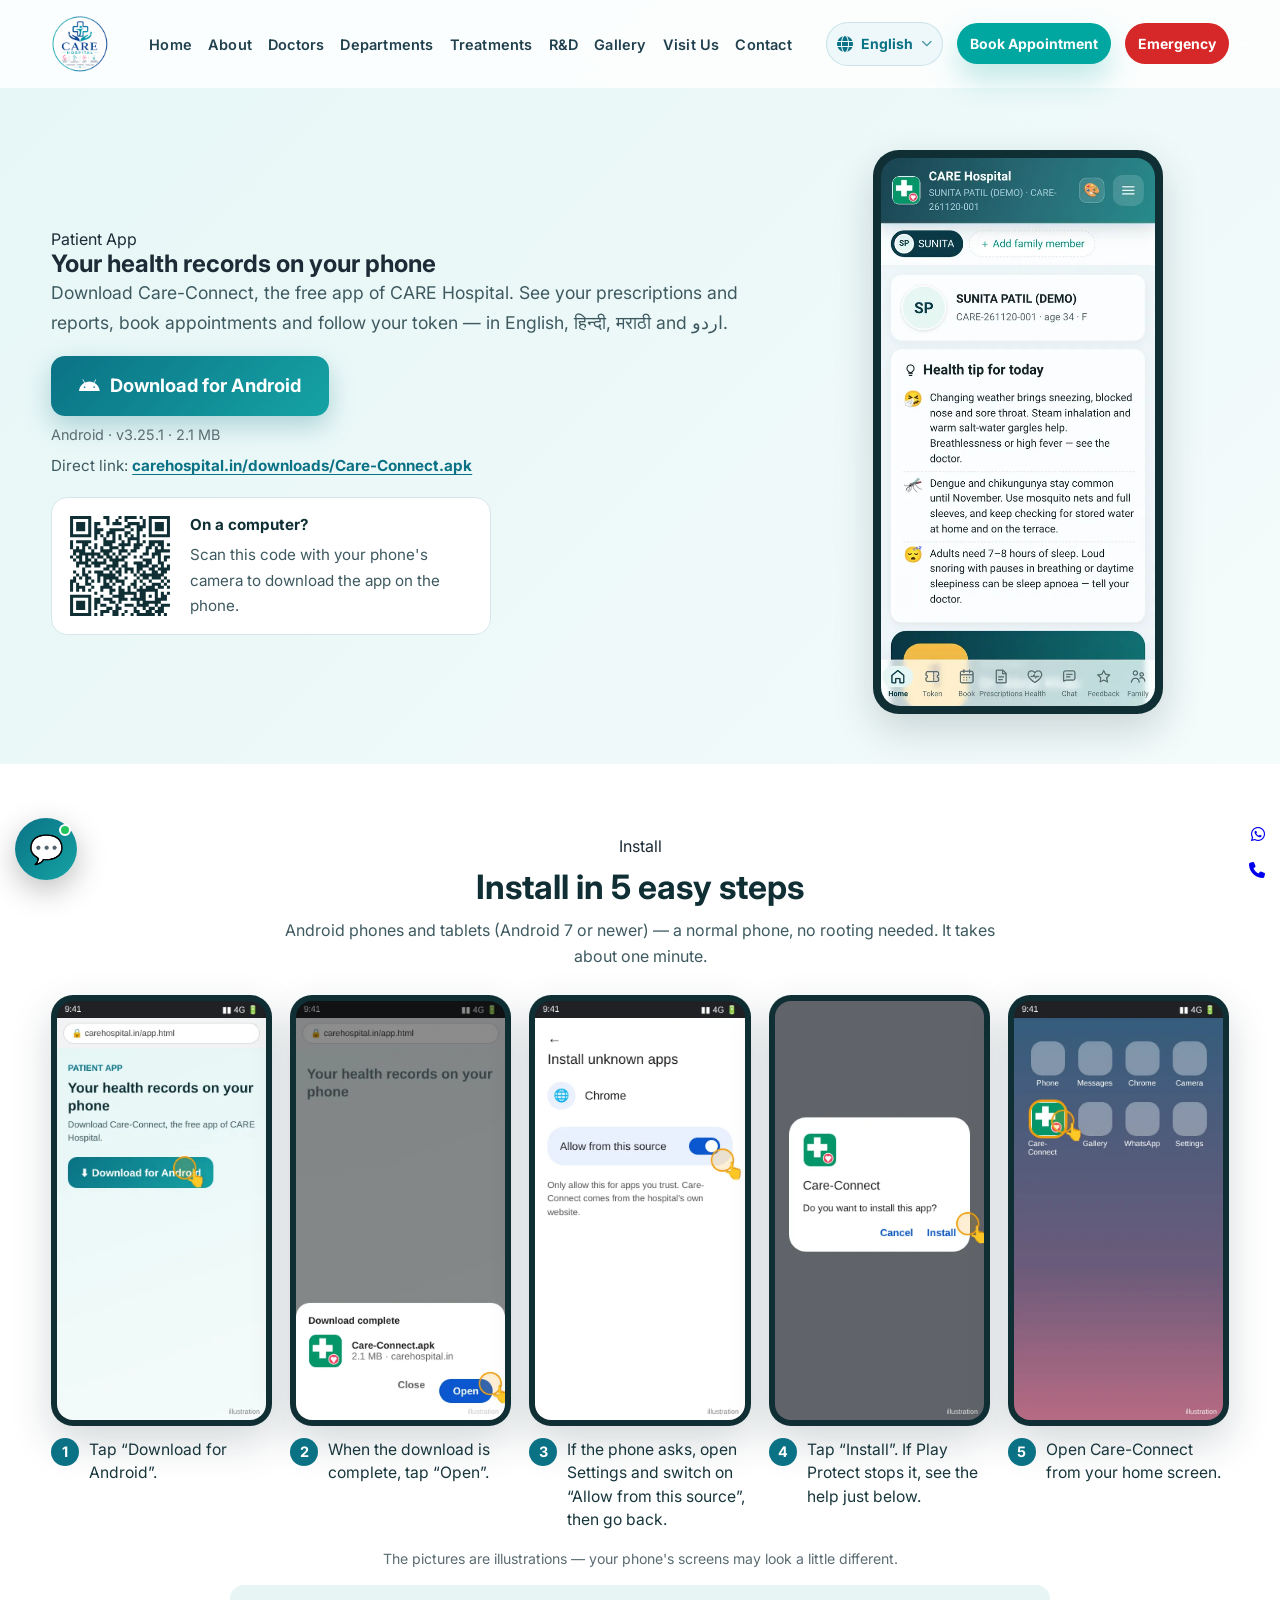
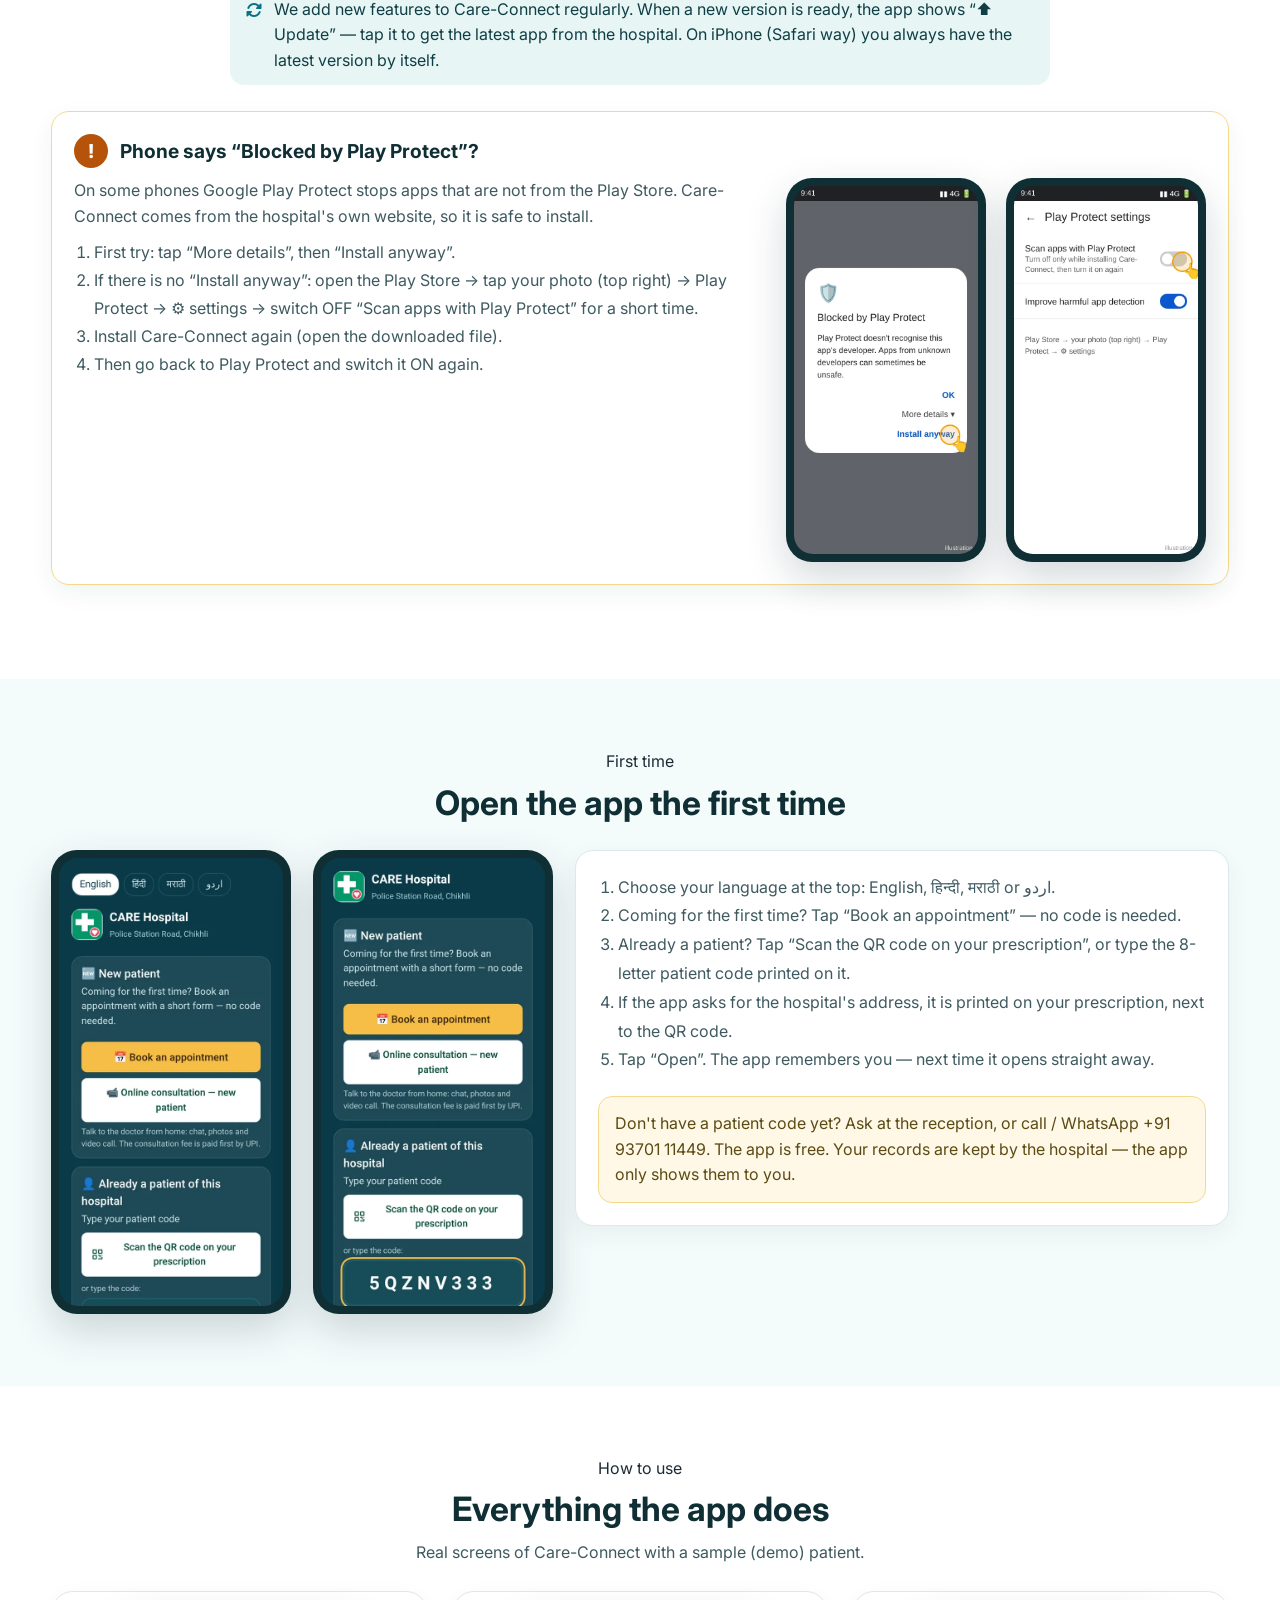
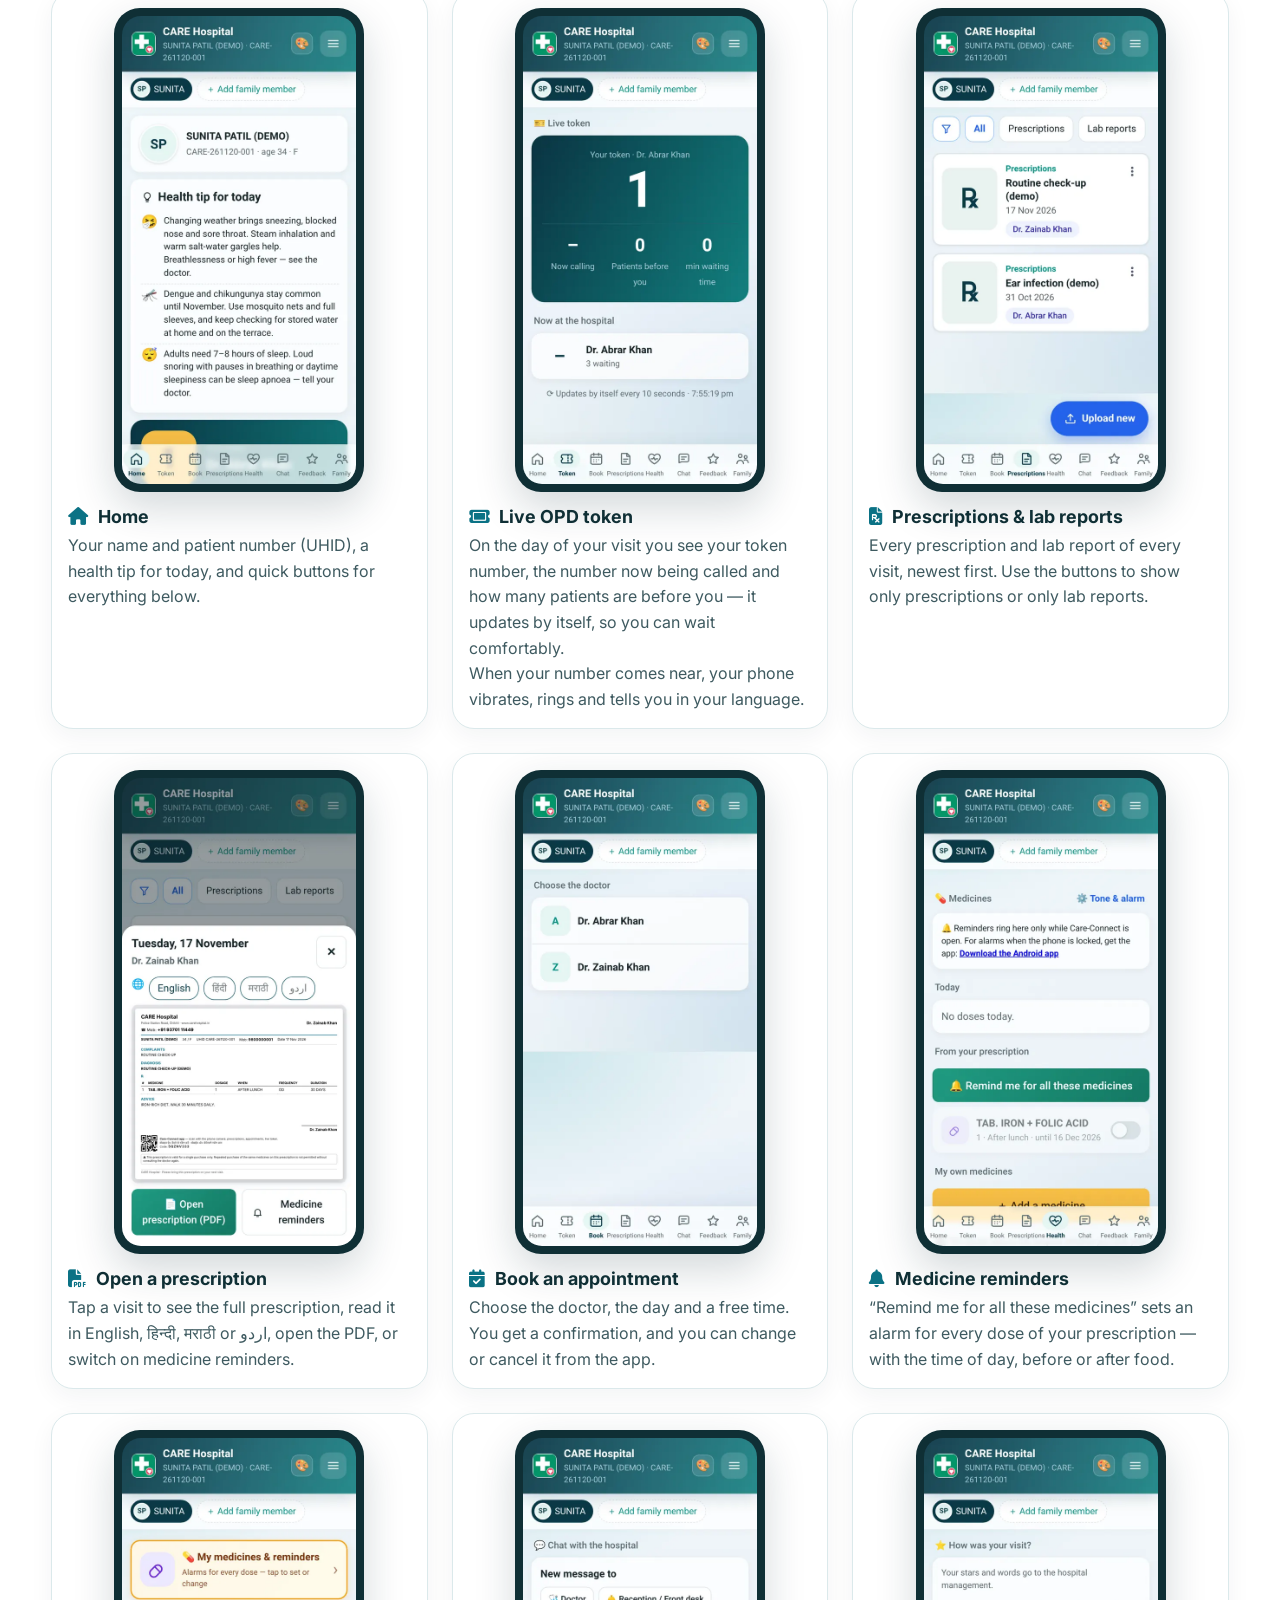
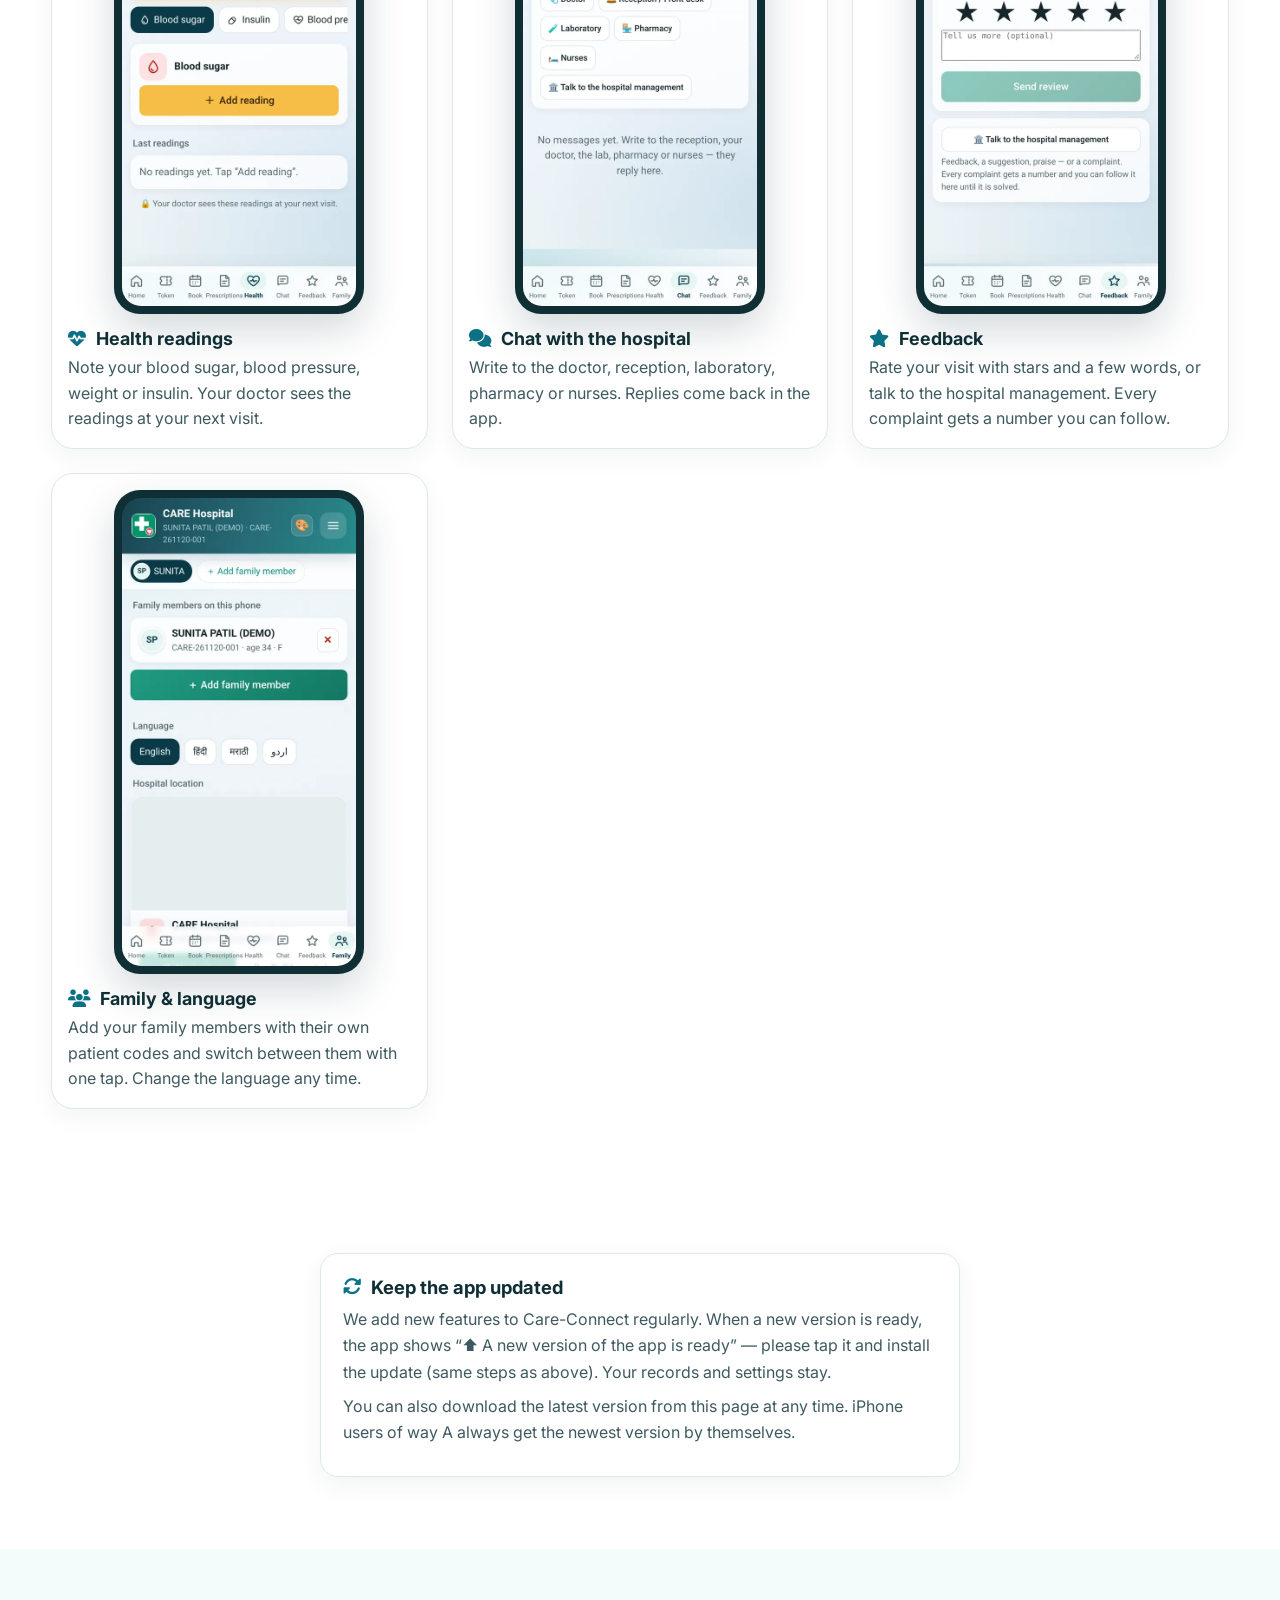
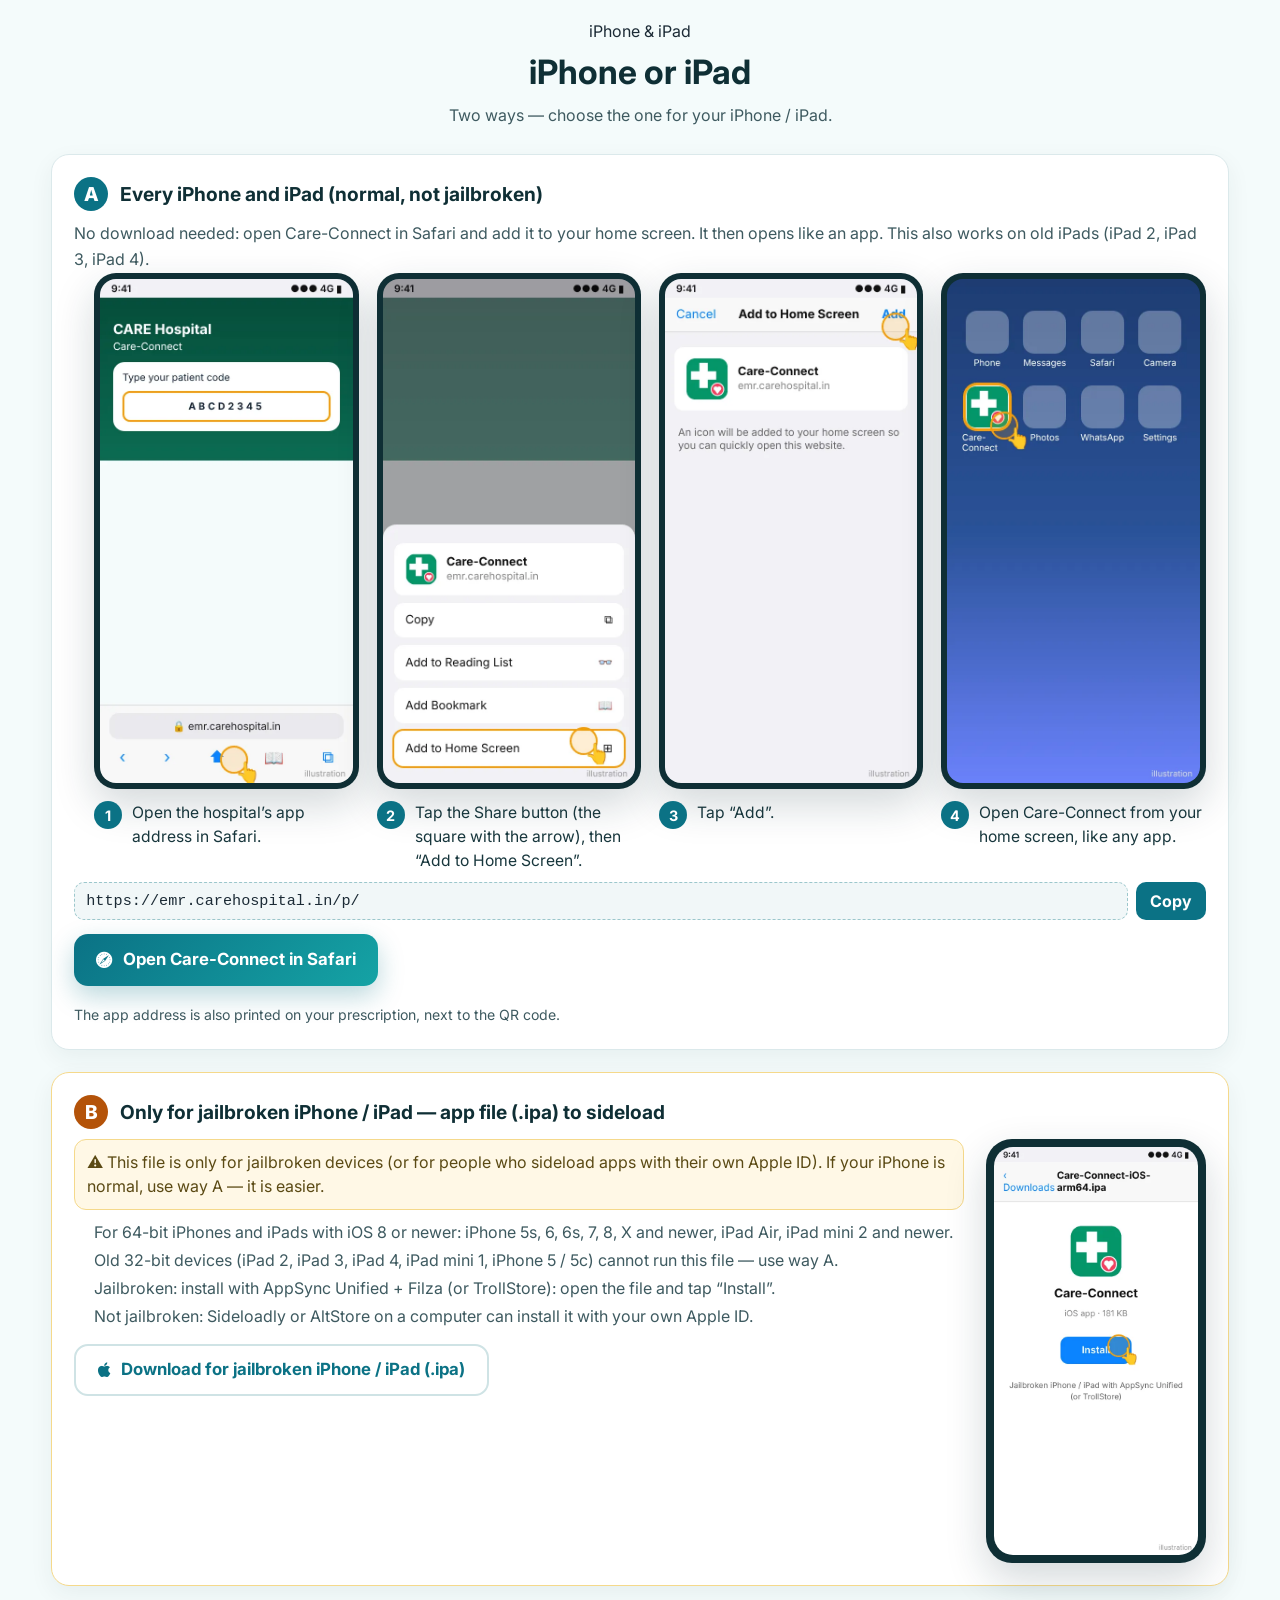
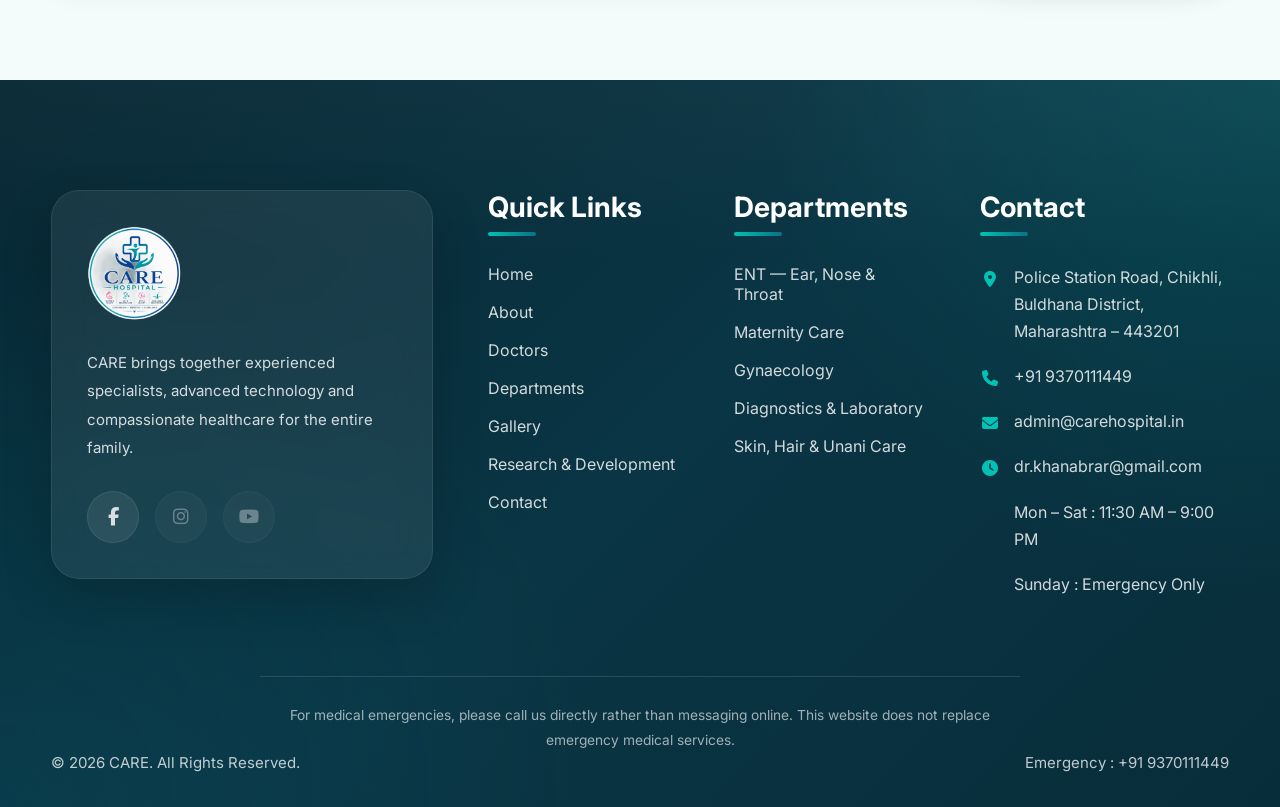
<file: app.html>
<!DOCTYPE html>
<html lang="en" dir="ltr">

<head>

<meta charset="UTF-8">
<meta name="viewport" content="width=device-width, initial-scale=1.0">

<title>Care-Connect Patient App | CARE Hospital, Chikhli</title>

<meta name="description"
      content="Download Care-Connect, the free patient app of Care ENT Clinic &amp; Maternity Home, Chikhli: prescriptions, reports, appointments, live token.">

<meta name="theme-color" content="#0B7285">
<meta name="robots" content="index, follow">

<link rel="canonical" href="https://carehospital.in/app.html">

<meta property="og:type" content="website">
<meta property="og:site_name" content="CARE">
<meta property="og:title" content="Care-Connect — CARE Hospital patient app">
<meta property="og:description" content="Your prescriptions, reports, appointments and live token on your phone.">
<meta property="og:image" content="https://carehospital.in/images/logo.png">
<meta name="twitter:card" content="summary_large_image">

<link rel="icon" href="images/logo/favicon.png">
<link rel="apple-touch-icon" href="images/logo.png">
<link rel="manifest" href="site.webmanifest">

<!-- Fonts -->

<link rel="preconnect" href="https://fonts.googleapis.com">
<link rel="preconnect" href="https://fonts.gstatic.com" crossorigin>

<link href="https://fonts.googleapis.com/css2?family=Inter:wght@300;400;500;600;700;800;900&display=swap" rel="stylesheet">

<link href="https://fonts.googleapis.com/css2?family=Noto+Sans+Devanagari:wght@400;500;600;700;800&display=swap" rel="stylesheet">
<link href="https://fonts.googleapis.com/css2?family=Noto+Nastaliq+Urdu:wght@400;500;600;700&display=swap" rel="stylesheet">

<!-- Icons -->

<link rel="stylesheet"
      href="https://cdnjs.cloudflare.com/ajax/libs/font-awesome/6.7.2/css/all.min.css">

<!-- Styles -->

<link rel="stylesheet" href="css/base.css">
<link rel="stylesheet" href="css/header.css">
<link rel="stylesheet" href="css/doctors.css">
<link rel="stylesheet" href="css/footer.css">
<link rel="stylesheet" href="css/floating-buttons.css">
<link rel="stylesheet" href="css/care-assistant.css">
<link rel="stylesheet" href="css/patient-app.css">
<link rel="stylesheet" href="css/i18n.css">
<link rel="stylesheet" href="css/animations.css">
<link rel="stylesheet" href="css/responsive.css">

<link rel="stylesheet" href="css/mobile.css">

</head>

<body data-page="app">

<a class="skip-link" href="#app-main">Skip to main content</a>

<header id="header"></header>

<main id="app-main">

<section class="pa-band pa-hero" id="patient-app" aria-labelledby="pa-title">
    <div class="container">
        <div class="pa-wrap">
            <div class="pa-copy">
                <span class="section-tag">Patient App</span>
                <h1 id="pa-title">Your health records on your phone</h1>
                <p>Download Care-Connect, the free app of CARE Hospital. See your prescriptions and reports, book appointments and follow your token — in English, हिन्दी, मराठी and اردو.</p>
                <div class="pa-dl">
                    <a class="pa-btn pa-btn-main pa-btn-xl" data-app-apk href="downloads/Care-Connect.apk" download="Care-Connect.apk"><i class="fa-brands fa-android" aria-hidden="true"></i><span>Download for Android</span></a>
                    <small class="pa-meta" data-app-meta>Android · free</small>
                    <p class="pa-direct"><span>Direct link:</span> <a data-app-apk href="downloads/Care-Connect.apk" download="Care-Connect.apk" dir="ltr">carehospital.in/downloads/Care-Connect.apk</a></p>
                </div>
                <div class="pa-qr">
                    <img src="images/app/qr-download.svg" alt="QR code: download Care-Connect" width="132" height="132">
                    <p><b>On a computer?</b><span>Scan this code with your phone's camera to download the app on the phone.</span></p>
                </div>
            </div>
            <figure class="pa-shot pa-hero-shot"><img src="images/app/use-03-home.webp" alt="Care-Connect home screen" width="540" height="1080" decoding="async"></figure>
        </div>
    </div>
</section>

<section class="pa-sec" id="install">
    <div class="container">
        <div class="pa-head"><span class="section-tag">Install</span><h2>Install in 5 easy steps</h2><p>Android phones and tablets (Android 7 or newer) — a normal phone, no rooting needed. It takes about one minute.</p></div>
        <ol class="pa-steps-img">
            <li class="pa-step"><figure class="pa-shot"><img src="images/app/install-1.webp" alt="Install step 1 (illustration)" width="540" height="1080" loading="lazy" decoding="async"></figure><p><b>1</b><span>Tap “Download for Android”.</span></p></li>
            <li class="pa-step"><figure class="pa-shot"><img src="images/app/install-2.webp" alt="Install step 2 (illustration)" width="540" height="1080" loading="lazy" decoding="async"></figure><p><b>2</b><span>When the download is complete, tap “Open”.</span></p></li>
            <li class="pa-step"><figure class="pa-shot"><img src="images/app/install-3.webp" alt="Install step 3 (illustration)" width="540" height="1080" loading="lazy" decoding="async"></figure><p><b>3</b><span>If the phone asks, open Settings and switch on “Allow from this source”, then go back.</span></p></li>
            <li class="pa-step"><figure class="pa-shot"><img src="images/app/install-4.webp" alt="Install step 4 (illustration)" width="540" height="1080" loading="lazy" decoding="async"></figure><p><b>4</b><span>Tap “Install”. If Play Protect stops it, see the help just below.</span></p></li>
            <li class="pa-step"><figure class="pa-shot"><img src="images/app/install-5.webp" alt="Install step 5 (illustration)" width="540" height="1080" loading="lazy" decoding="async"></figure><p><b>5</b><span>Open Care-Connect from your home screen.</span></p></li>
        </ol>
        <p class="pa-small">The pictures are illustrations — your phone's screens may look a little different.</p>
        <p class="pa-update"><i class="fa-solid fa-rotate" aria-hidden="true"></i><span>We add new features to Care-Connect regularly. When a new version is ready, the app shows “⬆️ Update” — tap it to get the latest app from the hospital. On iPhone (Safari way) you always have the latest version by itself.</span></p>
        <div class="pa-card pa-way pa-jb" id="play-protect">
            <h3><span class="pa-badge">!</span><span>Phone says “Blocked by Play Protect”?</span></h3>
            <div class="pa-pp">
                <div>
                    <p>On some phones Google Play Protect stops apps that are not from the Play Store. Care-Connect comes from the hospital's own website, so it is safe to install.</p>
                    <ol>
                        <li>First try: tap “More details”, then “Install anyway”.</li>
                        <li>If there is no “Install anyway”: open the Play Store → tap your photo (top right) → Play Protect → ⚙ settings → switch OFF “Scan apps with Play Protect” for a short time.</li>
                        <li>Install Care-Connect again (open the downloaded file).</li>
                        <li>Then go back to Play Protect and switch it ON again.</li>
                    </ol>
                </div>
                <figure class="pa-shot"><img src="images/app/playprotect-1.webp" alt="Blocked by Play Protect — Install anyway (illustration)" width="540" height="1080" loading="lazy" decoding="async"></figure>
                <figure class="pa-shot"><img src="images/app/playprotect-2.webp" alt="Play Protect settings — switch off for a short time (illustration)" width="540" height="1080" loading="lazy" decoding="async"></figure>
            </div>
        </div>
    </div>
</section>

<section class="pa-sec pa-alt" id="first-time">
    <div class="container">
        <div class="pa-head"><span class="section-tag">First time</span><h2>Open the app the first time</h2></div>
        <div class="pa-first">
            <figure class="pa-shot"><img src="images/app/use-01-start.webp" alt="Care-Connect start screen" width="540" height="1080" loading="lazy" decoding="async"></figure>
            <figure class="pa-shot"><img src="images/app/use-02-code.webp" alt="Typing the patient code" width="540" height="1080" loading="lazy" decoding="async"></figure>
            <div class="pa-card">
                <ol>
                    <li>Choose your language at the top: English, हिन्दी, मराठी or اردو.</li>
                    <li>Coming for the first time? Tap “Book an appointment” — no code is needed.</li>
                    <li>Already a patient? Tap “Scan the QR code on your prescription”, or type the 8-letter patient code printed on it.</li>
                    <li>If the app asks for the hospital's address, it is printed on your prescription, next to the QR code.</li>
                    <li>Tap “Open”. The app remembers you — next time it opens straight away.</li>
                </ol>
                <p class="pa-note">Don't have a patient code yet? Ask at the reception, or call / WhatsApp +91 93701 11449. The app is free. Your records are kept by the hospital — the app only shows them to you.</p>
            </div>
        </div>
    </div>
</section>

<section class="pa-sec" id="how-to-use">
    <div class="container">
        <div class="pa-head"><span class="section-tag">How to use</span><h2>Everything the app does</h2><p>Real screens of Care-Connect with a sample (demo) patient.</p></div>
        <div class="pa-uses">
            <article class="pa-use">
                <figure class="pa-shot"><img src="images/app/use-03-home.webp" alt="Home — Care-Connect screen" width="540" height="1080" loading="lazy" decoding="async"></figure>
                <div class="pa-use-t"><h3><i class="fa-solid fa-house" aria-hidden="true"></i><span>Home</span></h3><p>Your name and patient number (UHID), a health tip for today, and quick buttons for everything below.</p></div>
            </article>
            <article class="pa-use">
                <figure class="pa-shot"><img src="images/app/use-04-token.webp" alt="Live OPD token — Care-Connect screen" width="540" height="1080" loading="lazy" decoding="async"></figure>
                <div class="pa-use-t"><h3><i class="fa-solid fa-ticket" aria-hidden="true"></i><span>Live OPD token</span></h3><p>On the day of your visit you see your token number, the number now being called and how many patients are before you — it updates by itself, so you can wait comfortably.</p><p>When your number comes near, your phone vibrates, rings and tells you in your language.</p></div>
            </article>
            <article class="pa-use">
                <figure class="pa-shot"><img src="images/app/use-05-records.webp" alt="Prescriptions & lab reports — Care-Connect screen" width="540" height="1080" loading="lazy" decoding="async"></figure>
                <div class="pa-use-t"><h3><i class="fa-solid fa-file-prescription" aria-hidden="true"></i><span>Prescriptions & lab reports</span></h3><p>Every prescription and lab report of every visit, newest first. Use the buttons to show only prescriptions or only lab reports.</p></div>
            </article>
            <article class="pa-use">
                <figure class="pa-shot"><img src="images/app/use-06-prescription.webp" alt="Open a prescription — Care-Connect screen" width="540" height="1080" loading="lazy" decoding="async"></figure>
                <div class="pa-use-t"><h3><i class="fa-solid fa-file-pdf" aria-hidden="true"></i><span>Open a prescription</span></h3><p>Tap a visit to see the full prescription, read it in English, हिन्दी, मराठी or اردو, open the PDF, or switch on medicine reminders.</p></div>
            </article>
            <article class="pa-use">
                <figure class="pa-shot"><img src="images/app/use-07-book.webp" alt="Book an appointment — Care-Connect screen" width="540" height="1080" loading="lazy" decoding="async"></figure>
                <div class="pa-use-t"><h3><i class="fa-solid fa-calendar-check" aria-hidden="true"></i><span>Book an appointment</span></h3><p>Choose the doctor, the day and a free time. You get a confirmation, and you can change or cancel it from the app.</p></div>
            </article>
            <article class="pa-use">
                <figure class="pa-shot"><img src="images/app/use-08-medicines.webp" alt="Medicine reminders — Care-Connect screen" width="540" height="1080" loading="lazy" decoding="async"></figure>
                <div class="pa-use-t"><h3><i class="fa-solid fa-bell" aria-hidden="true"></i><span>Medicine reminders</span></h3><p>“Remind me for all these medicines” sets an alarm for every dose of your prescription — with the time of day, before or after food.</p></div>
            </article>
            <article class="pa-use">
                <figure class="pa-shot"><img src="images/app/use-09-health.webp" alt="Health readings — Care-Connect screen" width="540" height="1080" loading="lazy" decoding="async"></figure>
                <div class="pa-use-t"><h3><i class="fa-solid fa-heart-pulse" aria-hidden="true"></i><span>Health readings</span></h3><p>Note your blood sugar, blood pressure, weight or insulin. Your doctor sees the readings at your next visit.</p></div>
            </article>
            <article class="pa-use">
                <figure class="pa-shot"><img src="images/app/use-10-chat.webp" alt="Chat with the hospital — Care-Connect screen" width="540" height="1080" loading="lazy" decoding="async"></figure>
                <div class="pa-use-t"><h3><i class="fa-solid fa-comments" aria-hidden="true"></i><span>Chat with the hospital</span></h3><p>Write to the doctor, reception, laboratory, pharmacy or nurses. Replies come back in the app.</p></div>
            </article>
            <article class="pa-use">
                <figure class="pa-shot"><img src="images/app/use-11-feedback.webp" alt="Feedback — Care-Connect screen" width="540" height="1080" loading="lazy" decoding="async"></figure>
                <div class="pa-use-t"><h3><i class="fa-solid fa-star" aria-hidden="true"></i><span>Feedback</span></h3><p>Rate your visit with stars and a few words, or talk to the hospital management. Every complaint gets a number you can follow.</p></div>
            </article>
            <article class="pa-use">
                <figure class="pa-shot"><img src="images/app/use-12-family.webp" alt="Family & language — Care-Connect screen" width="540" height="1080" loading="lazy" decoding="async"></figure>
                <div class="pa-use-t"><h3><i class="fa-solid fa-users" aria-hidden="true"></i><span>Family & language</span></h3><p>Add your family members with their own patient codes and switch between them with one tap. Change the language any time.</p></div>
            </article>
        </div>
    </div>
</section>

<section class="pa-sec" id="updates">
    <div class="container">
        <div class="pa-card pa-narrow pa-upd">
            <h3><i class="fa-solid fa-rotate" aria-hidden="true"></i><span>Keep the app updated</span></h3>
            <p>We add new features to Care-Connect regularly. When a new version is ready, the app shows “⬆️ A new version of the app is ready” — please tap it and install the update (same steps as above). Your records and settings stay.</p>
            <p>You can also download the latest version from this page at any time. iPhone users of way A always get the newest version by themselves.</p>
        </div>
    </div>
</section>

<section class="pa-sec pa-alt" id="iphone">
    <div class="container">
        <div class="pa-head"><span class="section-tag">iPhone &amp; iPad</span><h2>iPhone or iPad</h2><p>Two ways — choose the one for your iPhone / iPad.</p></div>

        <div class="pa-card pa-way">
            <h3><span class="pa-badge">A</span><span>Every iPhone and iPad (normal, not jailbroken)</span></h3>
            <p>No download needed: open Care-Connect in Safari and add it to your home screen. It then opens like an app. This also works on old iPads (iPad 2, iPad 3, iPad 4).</p>
            <ol class="pa-steps-img pa-steps-4"><li class="pa-step"><figure class="pa-shot"><img src="images/app/ios-1.webp" alt="iPhone step 1 (illustration)" width="540" height="1080" loading="lazy" decoding="async"></figure><p><b>1</b><span>Open the hospital’s app address in Safari.</span></p></li><li class="pa-step"><figure class="pa-shot"><img src="images/app/ios-2.webp" alt="iPhone step 2 (illustration)" width="540" height="1080" loading="lazy" decoding="async"></figure><p><b>2</b><span>Tap the Share button (the square with the arrow), then “Add to Home Screen”.</span></p></li><li class="pa-step"><figure class="pa-shot"><img src="images/app/ios-3.webp" alt="iPhone step 3 (illustration)" width="540" height="1080" loading="lazy" decoding="async"></figure><p><b>3</b><span>Tap “Add”.</span></p></li><li class="pa-step"><figure class="pa-shot"><img src="images/app/ios-4.webp" alt="iPhone step 4 (illustration)" width="540" height="1080" loading="lazy" decoding="async"></figure><p><b>4</b><span>Open Care-Connect from your home screen, like any app.</span></p></li></ol>
            <div class="pa-addr" data-app-addr hidden><code></code><button type="button">Copy</button></div>
            <p class="pa-mt"><a class="pa-btn pa-btn-main" data-app-web href="#" hidden><i class="fa-brands fa-safari" aria-hidden="true"></i><span>Open Care-Connect in Safari</span></a></p>
            <p class="pa-small pa-left">The app address is also printed on your prescription, next to the QR code.</p>
        </div>

        <div class="pa-card pa-way pa-jb">
            <h3><span class="pa-badge">B</span><span>Only for jailbroken iPhone / iPad — app file (.ipa) to sideload</span></h3>
            <div class="pa-jb-in">
                <div>
                    <p class="pa-warn">⚠ This file is only for jailbroken devices (or for people who sideload apps with their own Apple ID). If your iPhone is normal, use way A — it is easier.</p>
                    <ul>
                        <li>For 64-bit iPhones and iPads with iOS 8 or newer: iPhone 5s, 6, 6s, 7, 8, X and newer, iPad Air, iPad mini 2 and newer.</li>
                        <li>Old 32-bit devices (iPad 2, iPad 3, iPad 4, iPad mini 1, iPhone 5 / 5c) cannot run this file — use way A.</li>
                        <li>Jailbroken: install with AppSync Unified + Filza (or TrollStore): open the file and tap “Install”.</li>
                        <li>Not jailbroken: Sideloadly or AltStore on a computer can install it with your own Apple ID.</li>
                    </ul>
                    <p class="pa-mt"><a class="pa-btn pa-btn-alt" data-app-ipa href="downloads/Care-Connect-iOS-arm64.ipa" download="Care-Connect-iOS-arm64.ipa"><i class="fa-brands fa-apple" aria-hidden="true"></i><span>Download for jailbroken iPhone / iPad (.ipa)</span></a></p>
                </div>
                <figure class="pa-shot"><img src="images/app/ios-5.webp" alt="Installing the .ipa with Filza (illustration)" width="540" height="1080" loading="lazy" decoding="async"></figure>
            </div>
        </div>
    </div>
</section>

</main>

<footer id="footer"></footer>

<div class="floating-buttons"></div>

<!-- ==========================================================
     SCRIPTS
========================================================== -->

<script src="assets/i18n/dictionary.js" defer></script>
<script src="assets/i18n/dictionary-doctors.js" defer></script>
<script src="assets/i18n/dictionary-products.js" defer></script>
<script src="assets/i18n/dictionary-app.js" defer></script>
<script src="js/i18n.js" defer></script>

<script src="js/site-chrome.js" defer></script>
<script src="js/header.js" defer></script>

<script src="assets/data/patient-app.js" defer></script>
<script src="js/patient-app.js" defer></script>

<!-- 💬 website assistant -->
<script src="js/care-assistant.js" data-server="" defer></script>
</body>

</html>
</file>
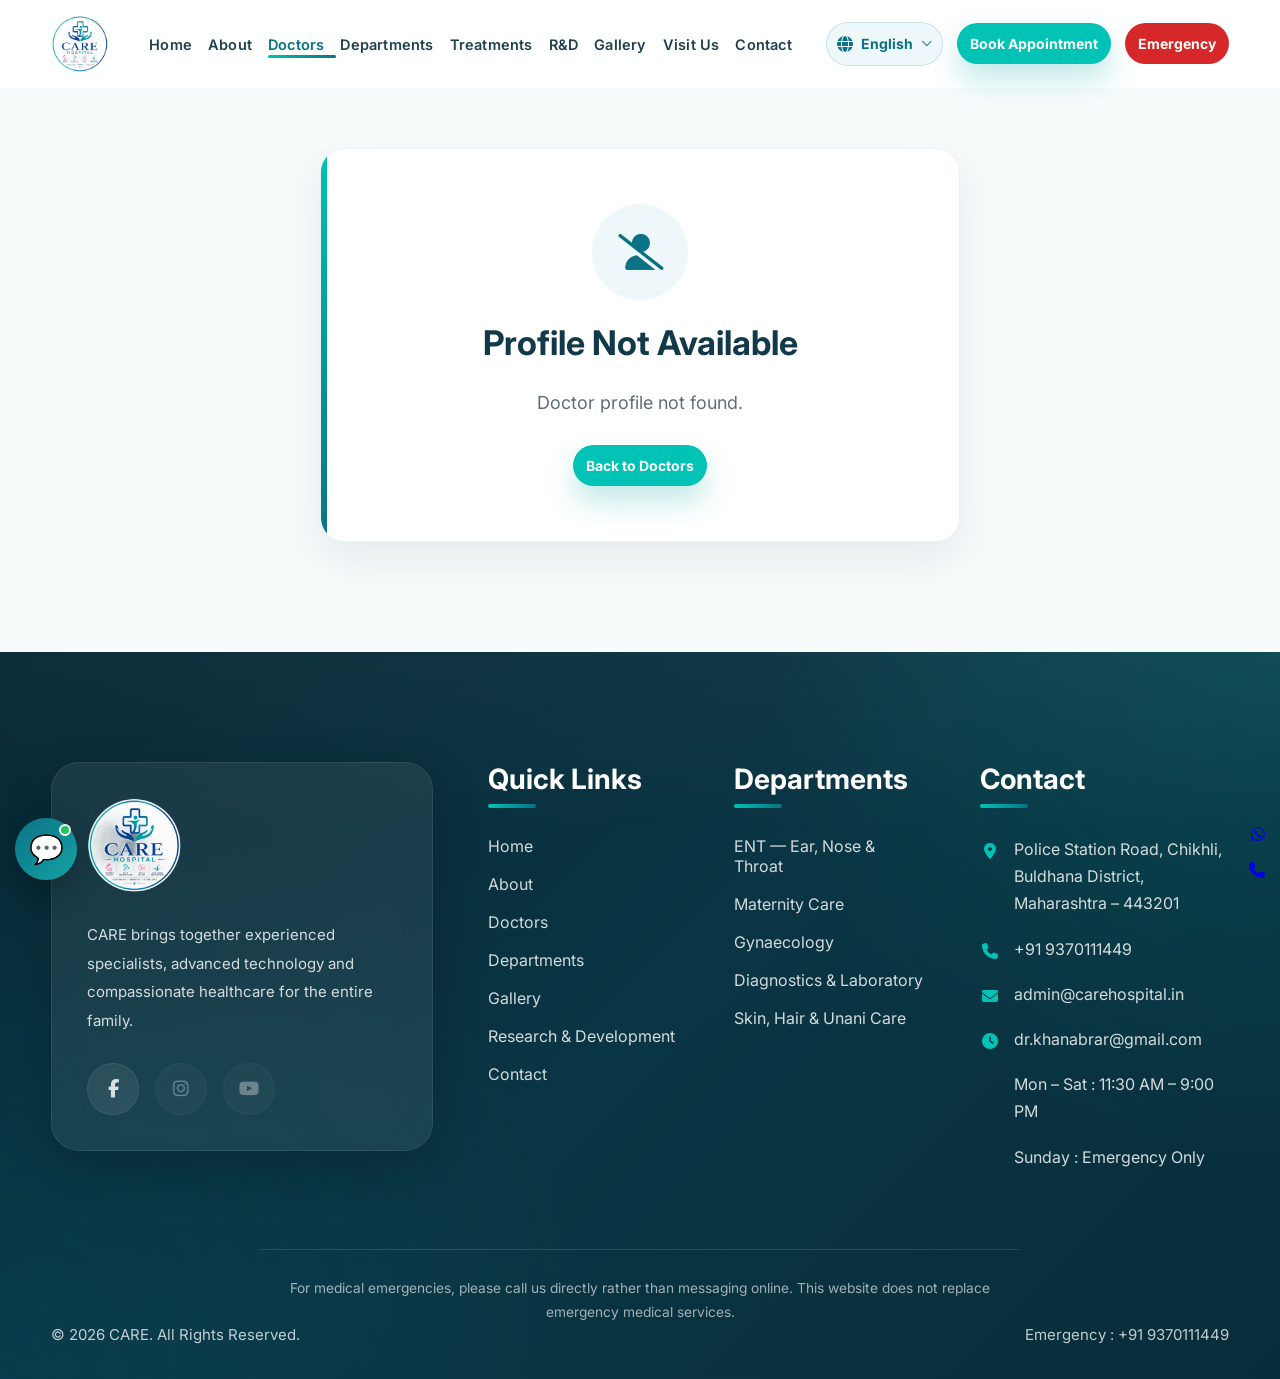
<file: doctor.html>
<!DOCTYPE html>
<html lang="en" dir="ltr">

<head>

<meta charset="UTF-8">
<meta name="viewport" content="width=device-width, initial-scale=1.0">

<title>Doctor Profile | CARE</title>

<meta name="description"
      content="Meet our experienced specialists at CARE, Chikhli. Qualifications, expertise, treatments and consultation timings.">

<meta name="theme-color" content="#0B7285">
<meta name="robots" content="index, follow">

<link rel="canonical" href="https://carehospital.in/doctor.html">

<meta property="og:type" content="profile">
<meta property="og:site_name" content="CARE">
<meta property="og:title" content="Doctor Profile | CARE">
<meta property="og:description"
      content="Qualifications, expertise, treatments and consultation timings for our specialists at CARE, Chikhli.">
<meta property="og:image" content="https://carehospital.in/images/logo.png">
<meta name="twitter:card" content="summary_large_image">

<link rel="icon" href="images/logo/favicon.png">
<link rel="apple-touch-icon" href="images/logo.png">
<link rel="manifest" href="site.webmanifest">

<!-- Fonts -->

<link rel="preconnect" href="https://fonts.googleapis.com">
<link rel="preconnect" href="https://fonts.gstatic.com" crossorigin>

<link href="https://fonts.googleapis.com/css2?family=Inter:wght@300;400;500;600;700;800;900&display=swap" rel="stylesheet">

<!-- Script fonts for the Hindi and Urdu editions -->

<link href="https://fonts.googleapis.com/css2?family=Noto+Sans+Devanagari:wght@400;500;600;700;800&display=swap" rel="stylesheet">
<link href="https://fonts.googleapis.com/css2?family=Noto+Nastaliq+Urdu:wght@400;500;600;700&display=swap" rel="stylesheet">

<!-- Icons -->

<link rel="stylesheet"
      href="https://cdnjs.cloudflare.com/ajax/libs/font-awesome/6.7.2/css/all.min.css">

<!-- Styles: same load order as index.html -->

<link rel="stylesheet" href="css/base.css">
<link rel="stylesheet" href="css/header.css">
<link rel="stylesheet" href="css/doctors.css">
<link rel="stylesheet" href="css/testimonials.css">
<link rel="stylesheet" href="css/footer.css">
<link rel="stylesheet" href="css/floating-buttons.css">
<link rel="stylesheet" href="css/care-assistant.css">
<link rel="stylesheet" href="css/doctor-profile.css">
<link rel="stylesheet" href="css/i18n.css">
<link rel="stylesheet" href="css/animations.css">
<link rel="stylesheet" href="css/responsive.css">

<!-- Mobile layer: loaded last so it overrides everything above.
     All rules are inside max-width media queries, so desktop is untouched. -->
<link rel="stylesheet" href="css/mobile.css">

</head>

<body data-page="doctors">

<!-- Keyboard users can jump straight past the navigation -->
<a class="skip-link" href="#profile-main">Skip to main content</a>

<!-- ==========================================================
     HEADER
     Injected by js/site-chrome.js. This element used to be left
     empty with nothing to fill it, so the whole profile page
     rendered with no navigation at all.
========================================================== -->

<header id="header"></header>

<main id="profile-main">

<!-- ==========================================================
     BREADCRUMB
========================================================== -->

<nav class="profile-breadcrumb" aria-label="Breadcrumb">

    <div class="container">

        <a href="index.html">Home</a>
        <span aria-hidden="true">/</span>

        <a href="index.html#doctors">Doctors</a>
        <span aria-hidden="true">/</span>

        <strong id="breadcrumb-name" aria-current="page">Doctor Profile</strong>

    </div>

</nav>

<!-- ==========================================================
     PROFILE HERO
     #doctorHero and #stickyBooking are filled by
     assets/js/doctor-profile.js
========================================================== -->

<section class="doctor-profile-hero">

    <div class="container profile-hero-grid">

        <div id="doctorHero" class="doctor-hero"></div>

        <aside id="stickyBooking"></aside>

    </div>

</section>

<!-- ==========================================================
     ABOUT
========================================================== -->

<section class="doctor-section">

    <div class="container">
        <div id="doctorAbout"></div>
    </div>

</section>

<!-- ==========================================================
     PROFESSIONAL HIGHLIGHTS
========================================================== -->

<section class="doctor-section alt">

    <div class="container">

        <div class="section-heading">
            <span class="section-tag">Professional Highlights</span>
            <h2>Experience &amp; Achievements</h2>
        </div>

        <div id="doctorHighlights" class="highlight-grid"></div>

    </div>

</section>

<!-- ==========================================================
     EDUCATION
========================================================== -->

<section class="doctor-section">

    <div class="container">

        <div class="section-heading">
            <span class="section-tag">Qualifications</span>
            <h2>Education &amp; Professional Experience</h2>
        </div>

        <div id="doctorEducation" class="timeline"></div>

    </div>

</section>

<!-- ==========================================================
     EXPERTISE
========================================================== -->

<section class="doctor-section alt">

    <div class="container">

        <div class="section-heading">
            <span class="section-tag">Specialization</span>
            <h2>Areas of Expertise</h2>
        </div>

        <div id="doctorExpertise" class="expertise-grid"></div>

    </div>

</section>

<!-- ==========================================================
     TREATMENTS
========================================================== -->

<section class="doctor-section">

    <div class="container">

        <div class="section-heading">
            <span class="section-tag">Services</span>
            <h2>Treatments &amp; Procedures</h2>
        </div>

        <div id="doctorTreatments" class="treatment-grid"></div>

    </div>

</section>

<!-- ==========================================================
     LANGUAGES
========================================================== -->

<section class="doctor-section alt">

    <div class="container">

        <div class="section-heading">
            <span class="section-tag">Communication</span>
            <h2>Languages Spoken</h2>
        </div>

        <div id="doctorLanguages" class="expertise-grid"></div>

    </div>

</section>

<!-- ==========================================================
     CONSULTATION SCHEDULE
========================================================== -->

<section class="doctor-section">

    <div class="container">

        <div class="section-heading">
            <span class="section-tag">Availability</span>
            <h2>Consultation Schedule</h2>
        </div>

        <div id="consultationSchedule"></div>

    </div>

</section>

<!-- ==========================================================
     PATIENT TESTIMONIALS
========================================================== -->

<section class="doctor-section alt">

    <div class="container">

        <div class="section-heading">
            <span class="section-tag">Testimonials</span>
            <h2>What Our Patients Say</h2>
        </div>

        <div id="doctorTestimonials" class="testimonial-grid"></div>

    </div>

</section>

<!-- ==========================================================
     FAQ
========================================================== -->

<section class="doctor-section">

    <div class="container">

        <div class="section-heading">
            <span class="section-tag">FAQs</span>
            <h2>Frequently Asked Questions</h2>
        </div>

        <div id="doctorFaq"></div>

    </div>

</section>

<!-- ==========================================================
     RELATED DOCTORS
========================================================== -->

<section class="doctor-section alt">

    <div class="container">

        <div class="section-heading">
            <span class="section-tag">Meet Our Specialists</span>
            <h2>Other Specialists</h2>
        </div>

        <div id="relatedDoctors" class="related-grid"></div>

    </div>

</section>

<!-- ==========================================================
     CTA
========================================================== -->

<section class="profile-cta">

    <div class="container">

        <div class="cta-box">

            <h2>Need Expert Medical Advice?</h2>

            <p>
                Book your appointment today and receive compassionate,
                evidence-based care from our experienced specialists.
            </p>

            <div class="cta-buttons">

                <a href="index.html#appointment" class="btn-primary">
                    Book Appointment
                </a>

                <a href="tel:+919370111449" class="btn-secondary">
                    Call Now
                </a>

                <a href="https://wa.me/919370111449"
                   target="_blank" rel="noopener"
                   class="btn-whatsapp">
                    <i class="fa-brands fa-whatsapp"></i>
                    WhatsApp
                </a>

            </div>

            <div id="shareProfile"></div>

        </div>

    </div>

</section>

</main>

<!-- ==========================================================
     FOOTER — injected by js/site-chrome.js
========================================================== -->

<footer id="footer"></footer>

<!-- ==========================================================
     FLOATING CONTACT — injected by js/site-chrome.js
========================================================== -->

<div class="floating-buttons"></div>

<!-- ==========================================================
     STRUCTURED DATA — filled in per doctor at runtime
========================================================== -->

<script type="application/ld+json" id="doctorSchema"></script>

<!-- ==========================================================
     SCRIPTS
========================================================== -->

<script src="assets/i18n/dictionary.js" defer></script>
<script src="assets/i18n/dictionary-doctors.js" defer></script>
<script src="assets/i18n/dictionary-products.js" defer></script>
<script src="assets/i18n/dictionary-app.js" defer></script>
<script src="js/i18n.js" defer></script>

<script src="js/site-chrome.js" defer></script>
<script src="js/header.js" defer></script>

<script src="assets/data/reviews.js" defer></script>
<script src="assets/data/doctors.js" defer></script>
<script src="assets/js/doctor-profile.js" defer></script>

<!-- 💬 website assistant: basic answers from this page; AI answers when data-server is the CARE server address (see README) -->
<script src="assets/data/patient-app.js" defer></script>
<script src="js/care-assistant.js" data-server="" defer></script>
</body>

</html>
</file>
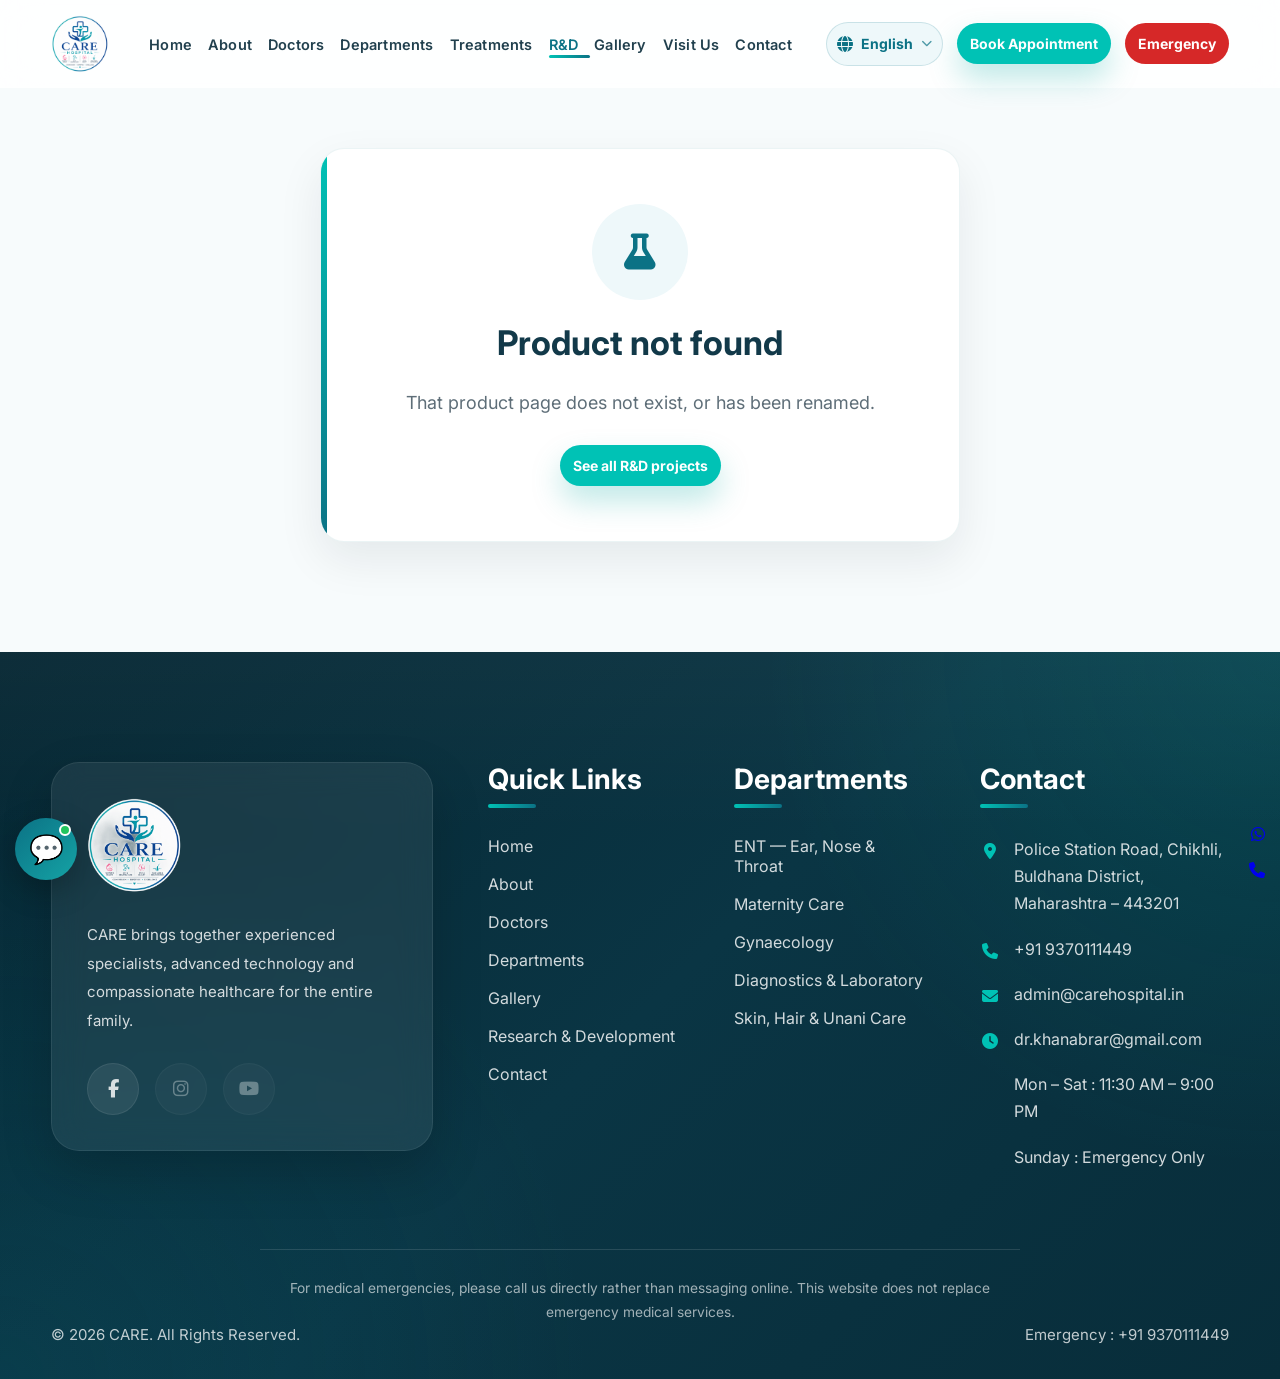
<file: product.html>
<!DOCTYPE html>
<html lang="en" dir="ltr">

<head>

<meta charset="UTF-8">
<meta name="viewport" content="width=device-width, initial-scale=1.0">

<title>Product | CARE Research &amp; Development</title>

<meta name="description"
      content="Clinical software built at Care ENT Clinic &amp; Maternity Home.">

<meta name="theme-color" content="#0B7285">
<meta name="robots" content="index, follow">

<link rel="canonical" href="https://carehospital.in/product.html">

<meta property="og:type" content="product">
<meta property="og:site_name" content="CARE">
<meta property="og:title" content="CARE Research &amp; Development">
<meta property="og:description" content="Clinical software built inside a working clinic.">
<meta property="og:image" content="https://carehospital.in/images/logo.png">
<meta name="twitter:card" content="summary_large_image">

<link rel="icon" href="images/logo/favicon.png">
<link rel="apple-touch-icon" href="images/logo.png">
<link rel="manifest" href="site.webmanifest">

<!-- Fonts -->

<link rel="preconnect" href="https://fonts.googleapis.com">
<link rel="preconnect" href="https://fonts.gstatic.com" crossorigin>

<link href="https://fonts.googleapis.com/css2?family=Inter:wght@300;400;500;600;700;800;900&display=swap" rel="stylesheet">

<link href="https://fonts.googleapis.com/css2?family=Noto+Sans+Devanagari:wght@400;500;600;700;800&display=swap" rel="stylesheet">
<link href="https://fonts.googleapis.com/css2?family=Noto+Nastaliq+Urdu:wght@400;500;600;700&display=swap" rel="stylesheet">

<!-- Icons -->

<link rel="stylesheet"
      href="https://cdnjs.cloudflare.com/ajax/libs/font-awesome/6.7.2/css/all.min.css">

<!-- Styles -->

<link rel="stylesheet" href="css/base.css">
<link rel="stylesheet" href="css/header.css">
<link rel="stylesheet" href="css/doctors.css">
<link rel="stylesheet" href="css/footer.css">
<link rel="stylesheet" href="css/floating-buttons.css">
<link rel="stylesheet" href="css/care-assistant.css">
<link rel="stylesheet" href="css/doctor-profile.css">
<link rel="stylesheet" href="css/products.css">
<link rel="stylesheet" href="css/i18n.css">
<link rel="stylesheet" href="css/animations.css">
<link rel="stylesheet" href="css/responsive.css">

<link rel="stylesheet" href="css/mobile.css">

</head>

<body data-page="products">

<a class="skip-link" href="#product-main">Skip to main content</a>

<header id="header"></header>

<main id="product-main">

<!-- ==========================================================
     HERO  — filled by assets/js/products.js
========================================================== -->

<section class="product-hero">
    <div class="container" id="productHero"></div>
</section>

<!-- ==========================================================
     HIGHLIGHTS
========================================================== -->

<section class="doctor-section" style="padding-top:0">
    <div class="container">
        <div class="product-highlights" id="productHighlights"></div>
    </div>
</section>

<!-- ==========================================================
     BREADCRUMB
========================================================== -->

<nav class="rd-breadcrumb" aria-label="Breadcrumb">
    <div class="container">
        <a href="index.html">Home</a>
        <span aria-hidden="true">/</span>
        <a href="products.html">Research &amp; Development</a>
        <span aria-hidden="true">/</span>
        <strong id="crumbName">Product</strong>
    </div>
</nav>

<!-- ==========================================================
     FEATURES
========================================================== -->

<section class="doctor-section">

    <div class="container">

        <div class="section-heading">
            <span class="section-tag">Capabilities</span>
            <h2>What it does</h2>
        </div>

        <div class="feature-list" id="productFeatures"></div>

    </div>

</section>

<!-- ==========================================================
     AI & API
     --------------------------------------------------------
     Rendered from the `ai` block in assets/data/products.js.
     Every product carries one, including the hardware and the
     dose calculator — "this product uses no AI" is an answer a
     buyer needs just as much as "it uses Gemini".
     The whole section hides itself if a product has `ai: null`.
========================================================== -->

<section class="doctor-section alt">
    <div class="container" id="productAI"></div>
</section>

<!-- ==========================================================
     LEARNING SYSTEM  (hidden automatically when not applicable)
========================================================== -->

<section class="doctor-section">
    <div class="container" id="productLearning"></div>
</section>

<!-- ==========================================================
     WHO IT IS FOR
========================================================== -->

<section class="doctor-section">

    <div class="container">

        <div class="section-heading">
            <span class="section-tag">Suitability</span>
            <h2>Who it is for</h2>
        </div>

        <ul class="audience-list" id="productAudience"></ul>

    </div>

</section>

<!-- ==========================================================
     SPECIFICATIONS
========================================================== -->

<section class="doctor-section alt">

    <div class="container">

        <div class="section-heading">
            <span class="section-tag">Details</span>
            <h2>Specifications</h2>
        </div>

        <div id="productSpecs"></div>

    </div>

</section>

<!-- ==========================================================
     FAQ
========================================================== -->

<section class="doctor-section">

    <div class="container">

        <div class="section-heading">
            <span class="section-tag">FAQs</span>
            <h2>Questions clinics ask</h2>
        </div>

        <div id="productFaq"></div>

    </div>

</section>

<!-- ==========================================================
     CLINICAL NOTICE  (hidden automatically when not applicable)
========================================================== -->

<section class="doctor-section alt">
    <div class="container" id="clinicalNote"></div>
</section>

<!-- ==========================================================
     ENQUIRE
========================================================== -->

<section class="enquire" id="enquire">
    <div class="container" id="enquirePanel"></div>
</section>

<!-- ==========================================================
     RELATED
========================================================== -->

<section class="doctor-section">

    <div class="container">

        <div class="section-heading">
            <span class="section-tag">Also from our R&amp;D</span>
            <h2>Other projects</h2>
        </div>

        <div class="related-products" id="relatedProducts"></div>

    </div>

</section>

</main>

<footer id="footer"></footer>

<div class="floating-buttons"></div>

<script type="application/ld+json" id="productSchema"></script>

<!-- ==========================================================
     SCRIPTS
========================================================== -->

<script src="assets/i18n/dictionary.js" defer></script>
<script src="assets/i18n/dictionary-doctors.js" defer></script>
<script src="assets/i18n/dictionary-products.js" defer></script>
<script src="assets/i18n/dictionary-app.js" defer></script>
<script src="js/i18n.js" defer></script>

<script src="js/site-chrome.js" defer></script>
<script src="js/header.js" defer></script>

<script src="assets/data/products.js" defer></script>
<script src="assets/js/products.js" defer></script>

<!-- 💬 website assistant: basic answers from this page; AI answers when data-server is the CARE server address (see README) -->
<script src="assets/data/patient-app.js" defer></script>
<script src="js/care-assistant.js" data-server="" defer></script>
</body>

</html>
</file>
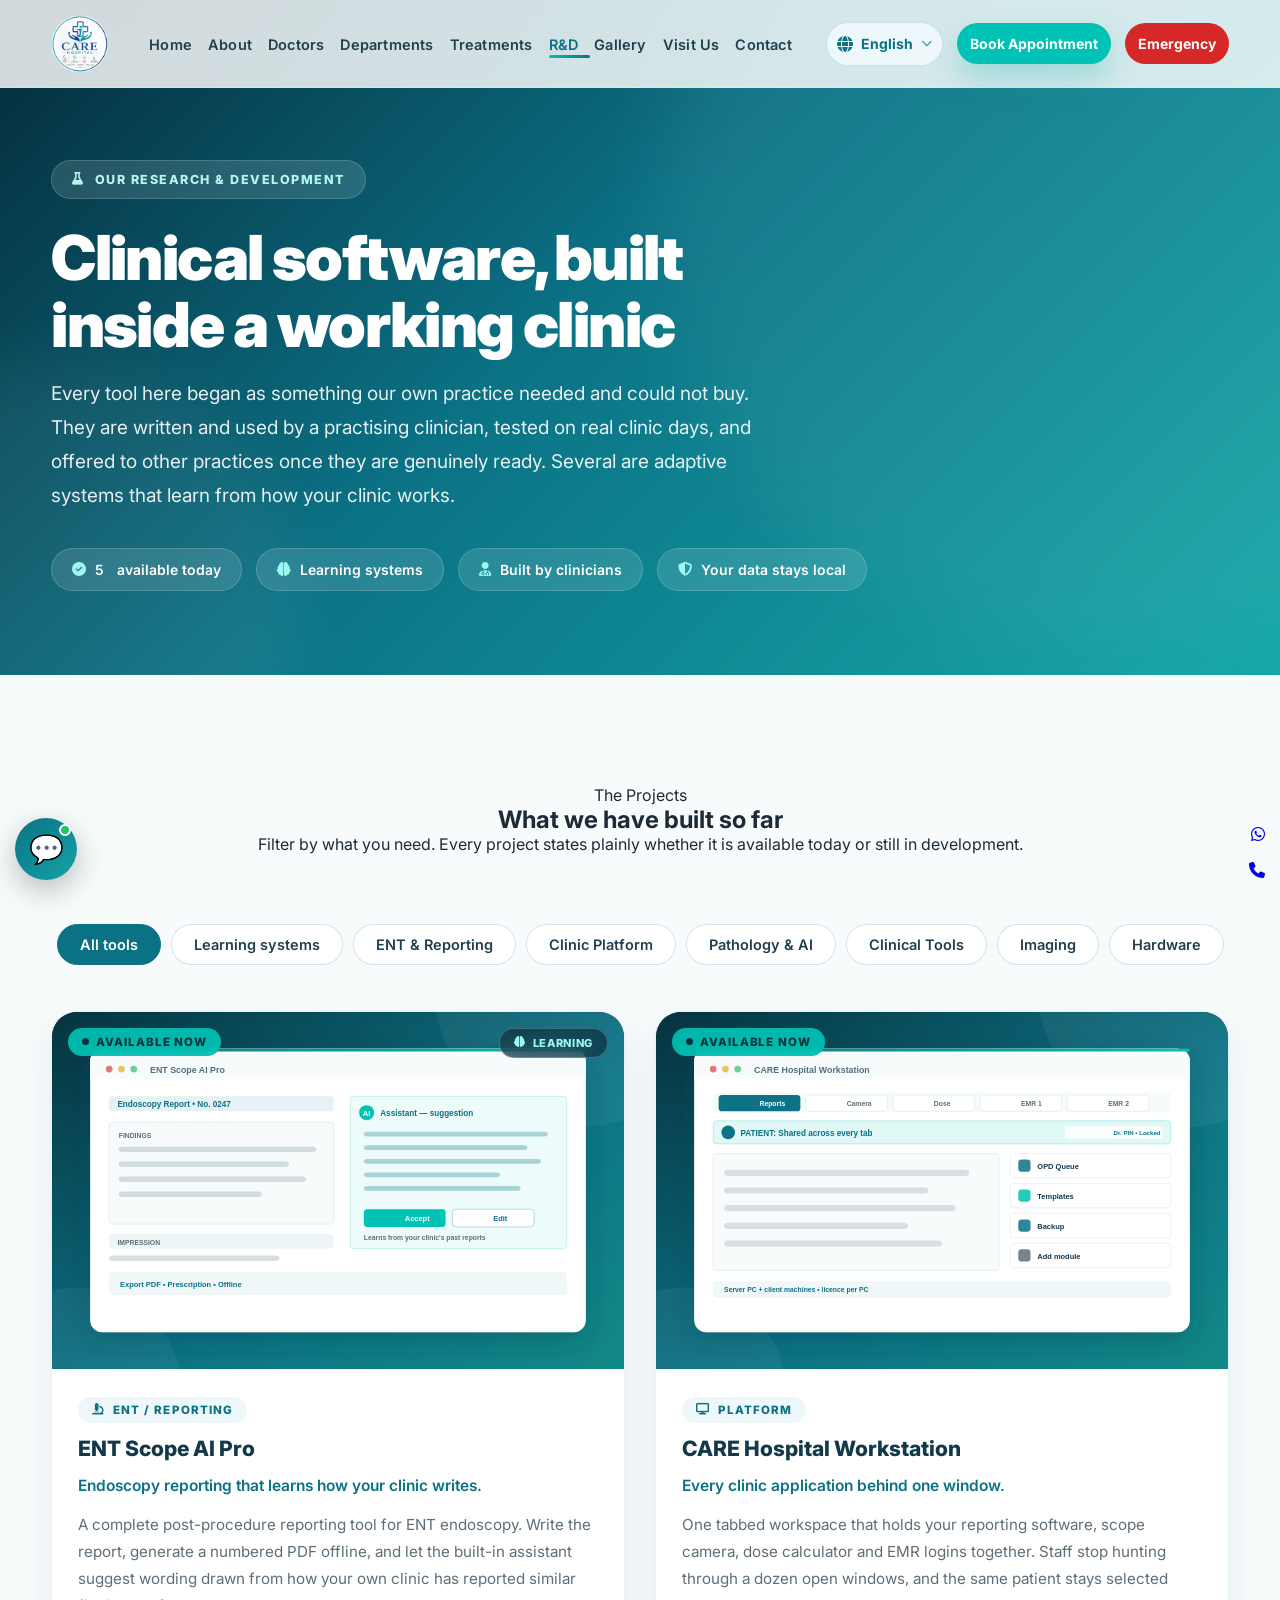
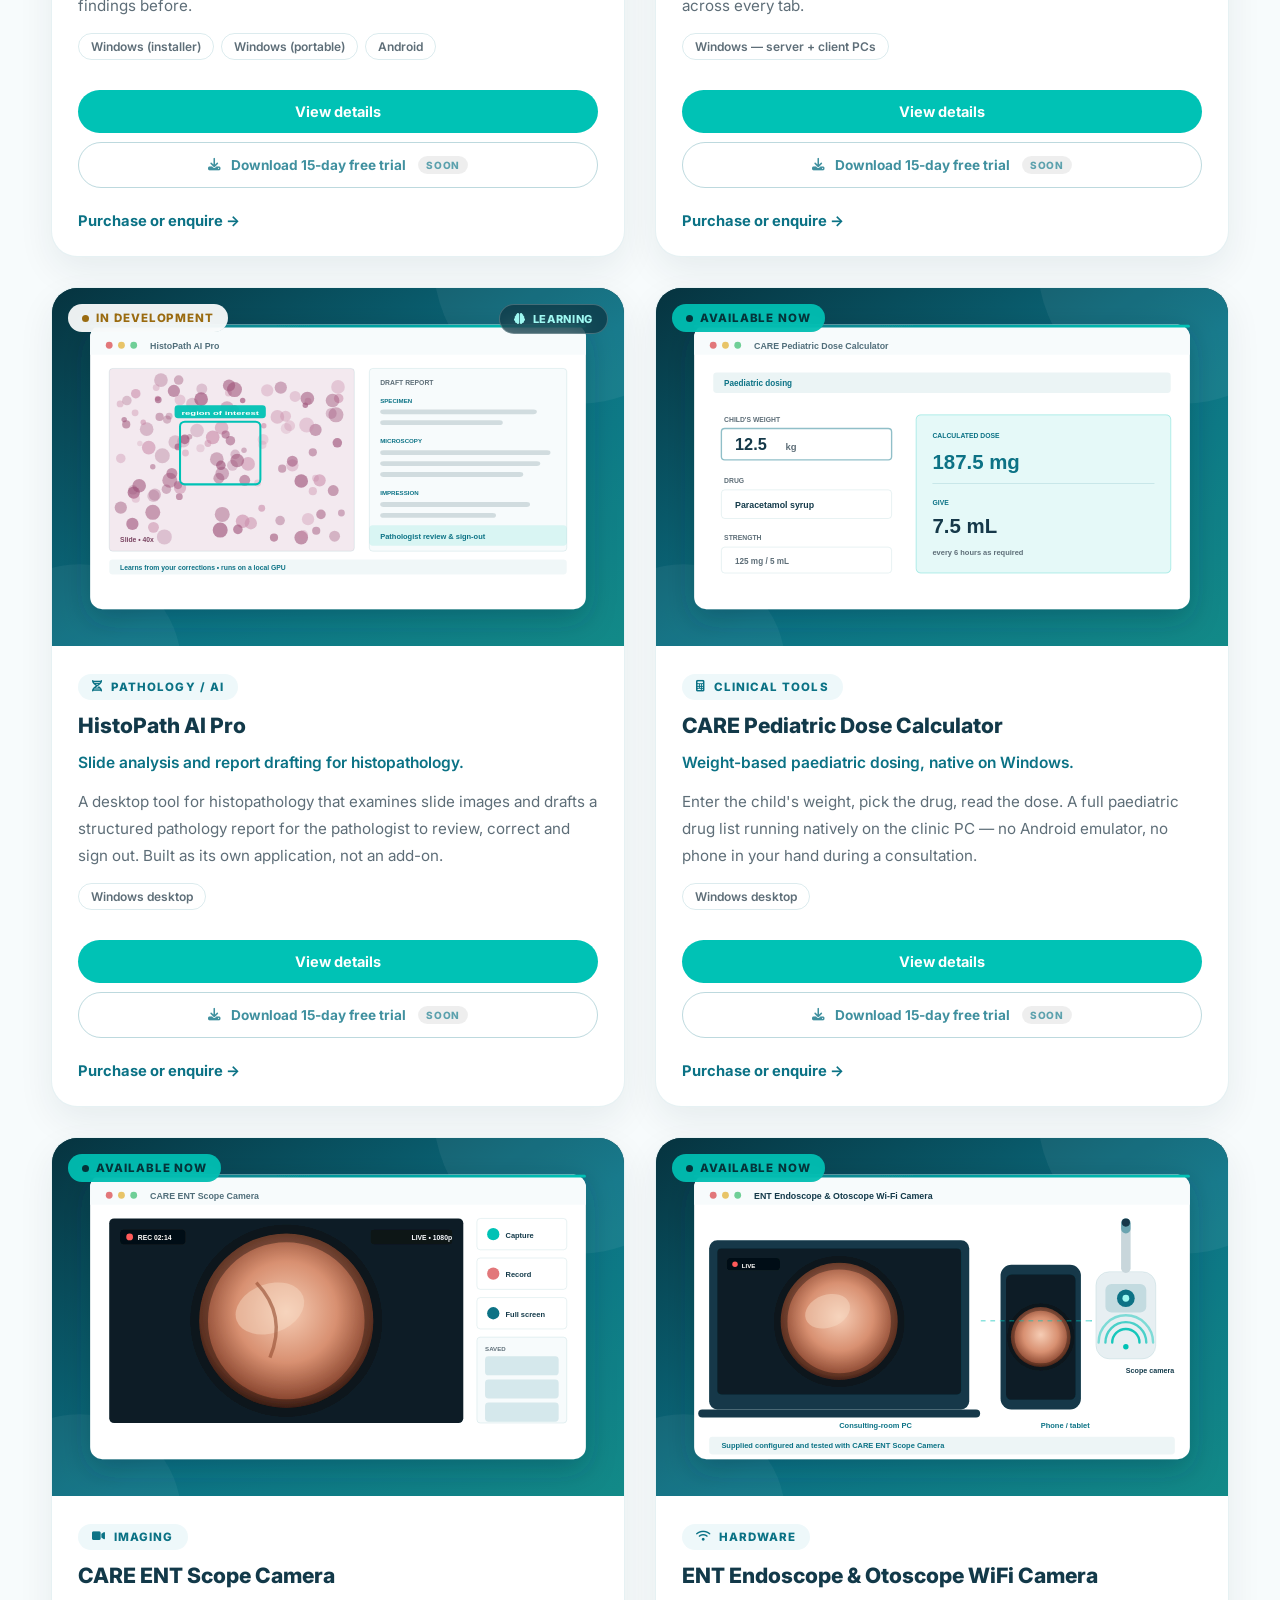
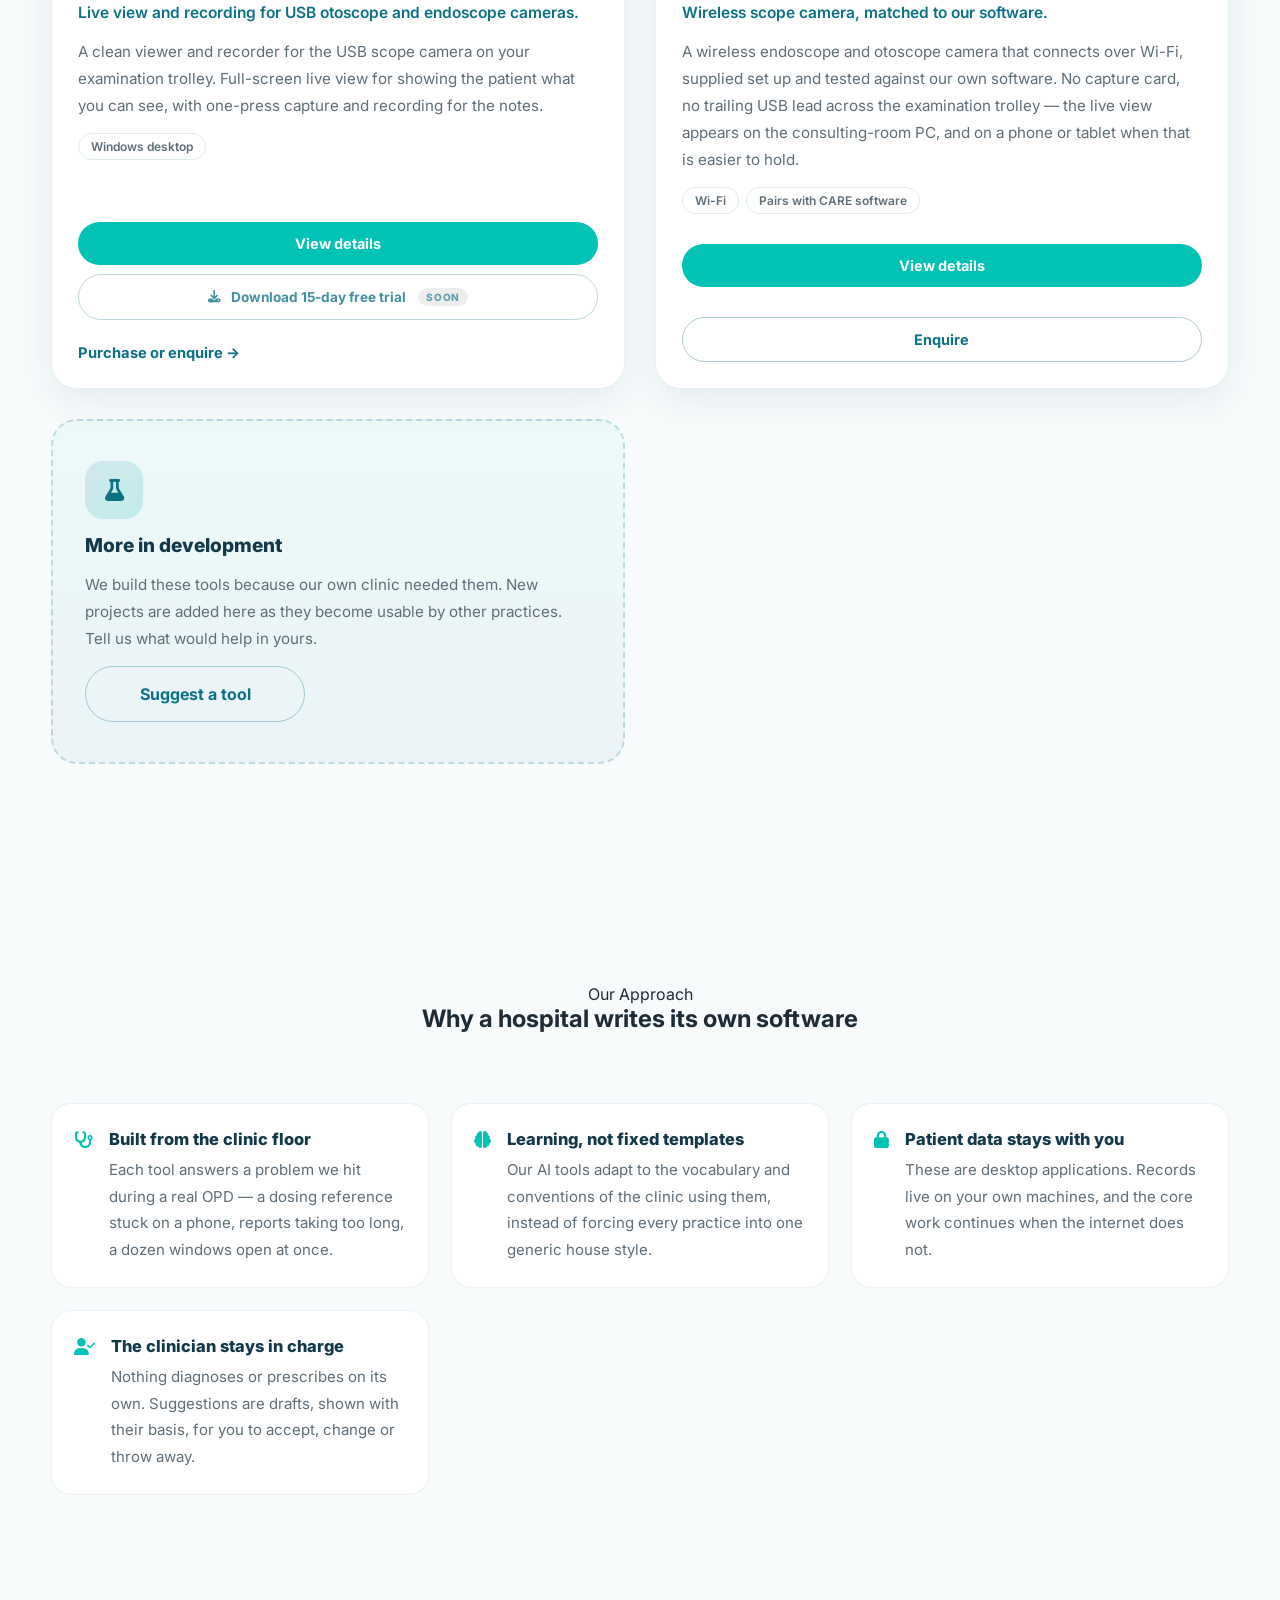
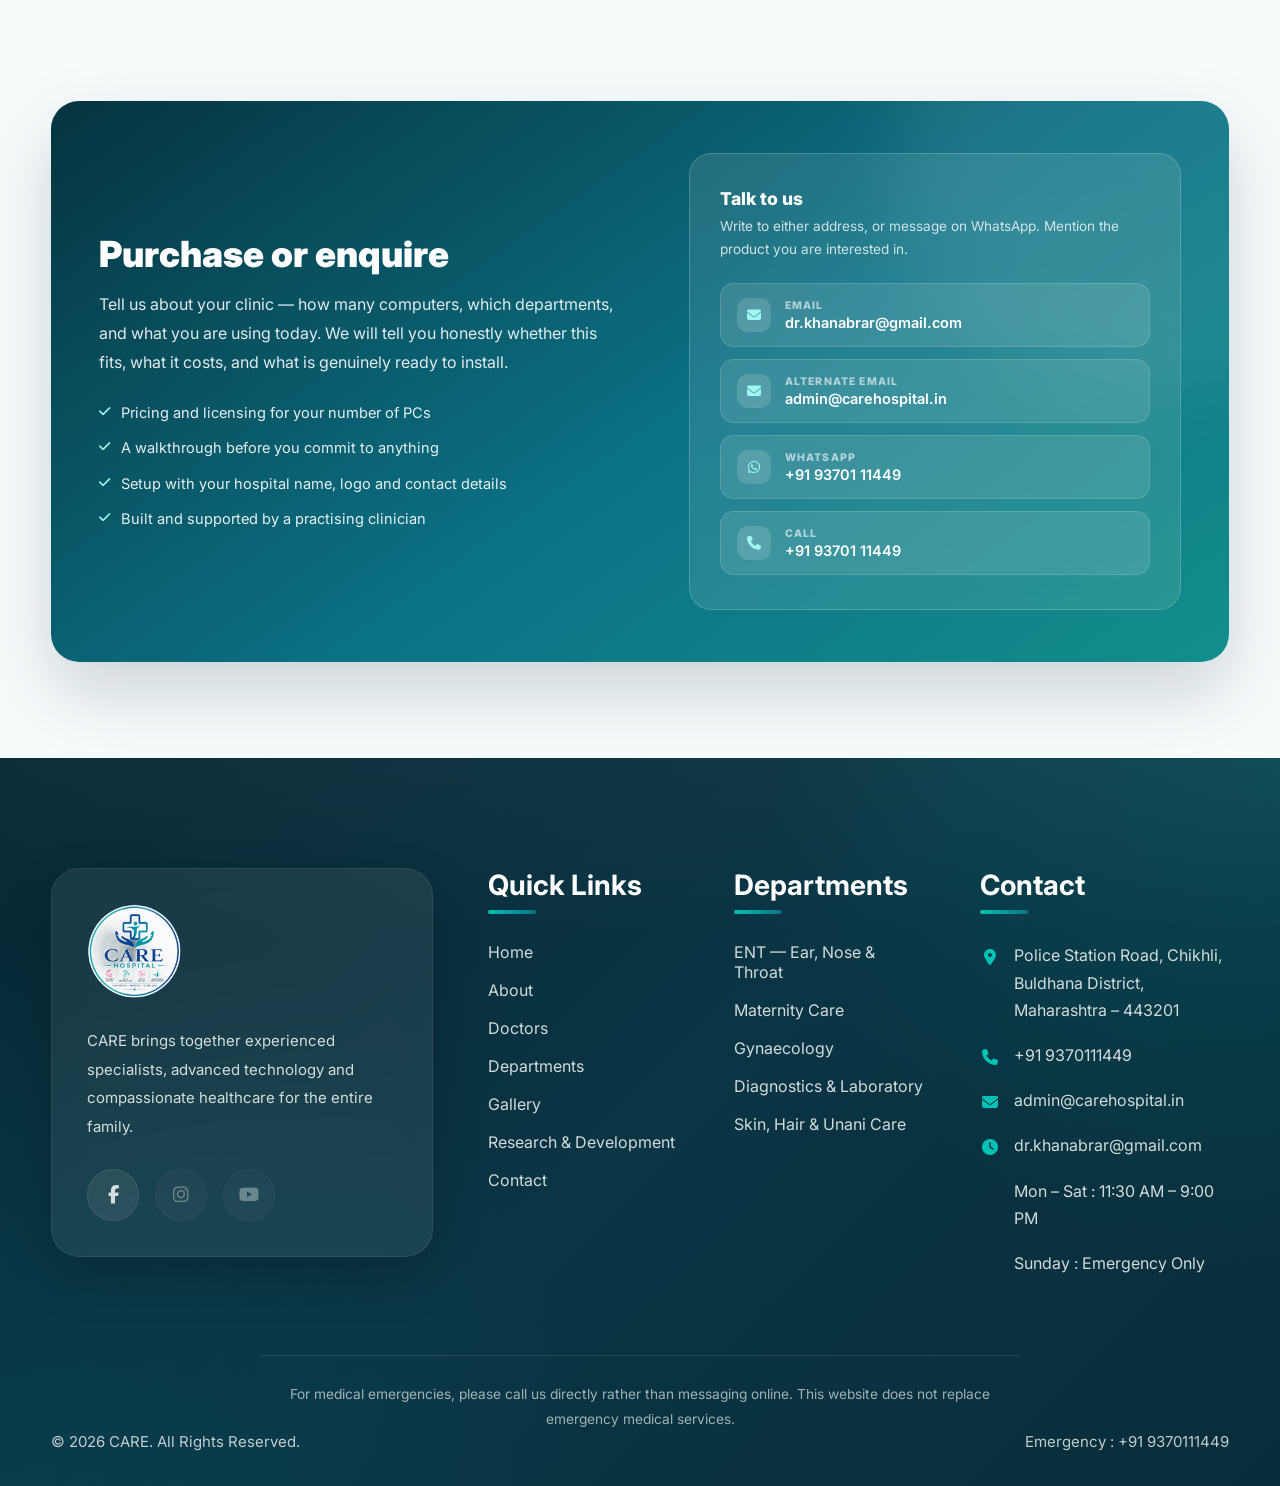
<file: products.html>
<!DOCTYPE html>
<html lang="en" dir="ltr">

<head>

<meta charset="UTF-8">
<meta name="viewport" content="width=device-width, initial-scale=1.0">

<title>Our Research &amp; Development | CARE</title>

<meta name="description"
      content="Clinical software built at Care ENT Clinic &amp; Maternity Home — endoscopy reporting, histopathology AI, paediatric dosing, scope camera and a hospital workstation.">

<meta name="theme-color" content="#0B7285">
<meta name="robots" content="index, follow">

<link rel="canonical" href="https://carehospital.in/products.html">

<meta property="og:type" content="website">
<meta property="og:site_name" content="CARE">
<meta property="og:title" content="Our Research &amp; Development | CARE">
<meta property="og:description"
      content="Clinical software built in our own practice, for other practices — reporting, imaging, dosing and AI tools.">
<meta property="og:image" content="https://carehospital.in/images/logo.png">
<meta name="twitter:card" content="summary_large_image">

<link rel="icon" href="images/logo/favicon.png">
<link rel="apple-touch-icon" href="images/logo.png">
<link rel="manifest" href="site.webmanifest">

<!-- Fonts -->

<link rel="preconnect" href="https://fonts.googleapis.com">
<link rel="preconnect" href="https://fonts.gstatic.com" crossorigin>

<link href="https://fonts.googleapis.com/css2?family=Inter:wght@300;400;500;600;700;800;900&display=swap" rel="stylesheet">

<!-- Script fonts for the Hindi and Urdu editions -->

<link href="https://fonts.googleapis.com/css2?family=Noto+Sans+Devanagari:wght@400;500;600;700;800&display=swap" rel="stylesheet">
<link href="https://fonts.googleapis.com/css2?family=Noto+Nastaliq+Urdu:wght@400;500;600;700&display=swap" rel="stylesheet">

<!-- Icons -->

<link rel="stylesheet"
      href="https://cdnjs.cloudflare.com/ajax/libs/font-awesome/6.7.2/css/all.min.css">

<!-- Styles: same load order as the rest of the site -->

<link rel="stylesheet" href="css/base.css">
<link rel="stylesheet" href="css/header.css">
<link rel="stylesheet" href="css/doctors.css">
<link rel="stylesheet" href="css/footer.css">
<link rel="stylesheet" href="css/floating-buttons.css">
<link rel="stylesheet" href="css/care-assistant.css">
<link rel="stylesheet" href="css/doctor-profile.css">
<link rel="stylesheet" href="css/products.css">
<link rel="stylesheet" href="css/i18n.css">
<link rel="stylesheet" href="css/animations.css">
<link rel="stylesheet" href="css/responsive.css">

<!-- Mobile layer: loaded last so it overrides everything above. -->
<link rel="stylesheet" href="css/mobile.css">

</head>

<body data-page="products">

<a class="skip-link" href="#rd-main">Skip to main content</a>

<!-- Header injected by js/site-chrome.js -->
<header id="header"></header>

<main id="rd-main">

<!-- ==========================================================
     HERO
========================================================== -->

<section class="rd-hero">

    <div class="container">

        <span class="rd-eyebrow">
            <i class="fa-solid fa-flask" aria-hidden="true"></i>
            Our Research &amp; Development
        </span>

        <h1>Clinical software, built inside a working clinic</h1>

        <p class="rd-lead">
            Every tool here began as something our own practice needed and could
            not buy. They are written and used by a practising clinician, tested
            on real clinic days, and offered to other practices once they are
            genuinely ready. Several are adaptive systems that learn from how
            your clinic works.
        </p>

        <div class="rd-hero-meta">
            <span class="rd-chip">
                <i class="fa-solid fa-circle-check" aria-hidden="true"></i>
                <span id="rdCount">3</span>&nbsp;available today
            </span>
            <span class="rd-chip">
                <i class="fa-solid fa-brain" aria-hidden="true"></i>
                Learning systems
            </span>
            <span class="rd-chip">
                <i class="fa-solid fa-user-doctor" aria-hidden="true"></i>
                Built by clinicians
            </span>
            <span class="rd-chip">
                <i class="fa-solid fa-shield-halved" aria-hidden="true"></i>
                Your data stays local
            </span>
        </div>

    </div>

</section>

<!-- ==========================================================
     PRODUCT GRID
========================================================== -->

<section class="doctor-section" id="projects">

    <div class="container">

        <div class="section-heading">
            <span class="section-tag">The Projects</span>
            <h2>What we have built so far</h2>
            <p>
                Filter by what you need. Every project states plainly whether it
                is available today or still in development.
            </p>
        </div>

        <div class="rd-filters" id="productFilters"></div>

        <div class="rd-grid" id="productGrid"></div>

    </div>

</section>

<!-- ==========================================================
     WHY WE BUILD
========================================================== -->

<section class="doctor-section alt">

    <div class="container">

        <div class="section-heading">
            <span class="section-tag">Our Approach</span>
            <h2>Why a hospital writes its own software</h2>
        </div>

        <div class="feature-list">

            <div class="feature-row fade-up">
                <i class="fa-solid fa-stethoscope" aria-hidden="true"></i>
                <div>
                    <h3>Built from the clinic floor</h3>
                    <p>Each tool answers a problem we hit during a real OPD — a
                       dosing reference stuck on a phone, reports taking too long,
                       a dozen windows open at once.</p>
                </div>
            </div>

            <div class="feature-row fade-up">
                <i class="fa-solid fa-brain" aria-hidden="true"></i>
                <div>
                    <h3>Learning, not fixed templates</h3>
                    <p>Our AI tools adapt to the vocabulary and conventions of the
                       clinic using them, instead of forcing every practice into
                       one generic house style.</p>
                </div>
            </div>

            <div class="feature-row fade-up">
                <i class="fa-solid fa-lock" aria-hidden="true"></i>
                <div>
                    <h3>Patient data stays with you</h3>
                    <p>These are desktop applications. Records live on your own
                       machines, and the core work continues when the internet
                       does not.</p>
                </div>
            </div>

            <div class="feature-row fade-up">
                <i class="fa-solid fa-user-check" aria-hidden="true"></i>
                <div>
                    <h3>The clinician stays in charge</h3>
                    <p>Nothing diagnoses or prescribes on its own. Suggestions are
                       drafts, shown with their basis, for you to accept, change or
                       throw away.</p>
                </div>
            </div>

        </div>

    </div>

</section>

<!-- ==========================================================
     ENQUIRE
========================================================== -->

<section class="enquire" id="enquire">
    <div class="container" id="enquirePanel"></div>
</section>

</main>

<!-- Footer injected by js/site-chrome.js -->
<footer id="footer"></footer>

<div class="floating-buttons"></div>

<!-- ==========================================================
     SCRIPTS
========================================================== -->

<script src="assets/i18n/dictionary.js" defer></script>
<script src="assets/i18n/dictionary-doctors.js" defer></script>
<script src="assets/i18n/dictionary-products.js" defer></script>
<script src="assets/i18n/dictionary-app.js" defer></script>
<script src="js/i18n.js" defer></script>

<script src="js/site-chrome.js" defer></script>
<script src="js/header.js" defer></script>

<script src="assets/data/products.js" defer></script>
<script src="assets/js/products.js" defer></script>

<!-- 💬 website assistant: basic answers from this page; AI answers when data-server is the CARE server address (see README) -->
<script src="assets/data/patient-app.js" defer></script>
<script src="js/care-assistant.js" data-server="" defer></script>
</body>

</html>
</file>
<file: css/base.css>
/* Auto-generated from the original style.css during code reorganization.
   Grouped by component so each concern can be found and debugged independently. */

/* ================================================================
   BASE — resets, CSS variables (design tokens), global elements
   ================================================================ */
/* ==========================================================
CARE Premium Website v3.0
Module 1 - Header + Hero
========================================================== */

*{
    margin:0;
    padding:0;
    box-sizing:border-box;
}
:root{

--primary:#0B7285;

--secondary:#00C2B5;

--accent:#15A3A5;

--danger:#D62828;

--dark:#123949;

--text:#5E6E78;

--white:#ffffff;

--light:#F7FBFC;

--radius:24px;

--shadow:0 20px 45px rgba(0,0,0,.08);

--transition:.35s;

}

html{
    scroll-behavior:smooth;
}

body{

    font-family:'Inter',sans-serif;

    background:#F7FBFC;

    color:#1C2B36;

    overflow-x:hidden;

}

img{

    max-width:100%;

    display:block;

}

a{

    text-decoration:none;

}

ul{

    list-style:none;

}

.container{

    width:min(92%,1320px);

    margin:auto;

}
/* ==========================================================
   UNIVERSAL CARD
========================================================== */

.card{

    background:var(--white);

    border-radius:var(--radius);

    box-shadow:var(--shadow);

    transition:var(--transition);

    overflow:hidden;

}

.card:hover{

    transform:translateY(-10px);

}

/* ==========================================================
   PREMIUM CARD SUPPORT
========================================================== */

.premium-card{

    position:relative;

    overflow:hidden;

}

.premium-card > *:not(.card-shine){

    position:relative;

    z-index:3;

}

.premium-card:hover .card-shine{

    left:170%;

}

/* ==========================================================
   CARD SHINE
========================================================== */

.card-shine{

    position:absolute;

    top:0;

    left:-140%;

    width:70%;

    height:100%;

    pointer-events:none;

    z-index:2;

    background:

        linear-gradient(

            110deg,

            transparent 0%,

            rgba(255,255,255,.08) 25%,

            rgba(255,255,255,.45) 50%,

            rgba(255,255,255,.08) 75%,

            transparent 100%

        );

    transform:skewX(-25deg);

    transition:left .9s ease;

}

/* Universal hover utility for primary/CTA buttons (was 'UNIVERSAL BUTTON HOVER') */
.doctor-btn:hover,
.btn-primary:hover{


box-shadow:0 15px 35px rgba(0,0,0,.15);

}
</file>
<file: css/header.css>
/* Auto-generated from the original style.css during code reorganization.
   Grouped by component so each concern can be found and debugged independently. */

/* ==========================================================
HEADER
========================================================== */

.header{

position:fixed;

top:0;

left:0;

width:100%;

height:88px;

display:flex;

align-items:center;

z-index:9999;

background:rgba(255,255,255,.82);

backdrop-filter:blur(20px);

-webkit-backdrop-filter:blur(20px);

border-bottom:1px solid rgba(255,255,255,.18);

transition:.35s ease;

}

.header.scrolled{

    background:rgba(255,255,255,.96);

    box-shadow:

        0 10px 25px rgba(0,0,0,.05),

        0 25px 60px rgba(0,0,0,.08);

    border-bottom:

        1px solid

        rgba(0,194,181,.08);

}
.nav-container{

    display:flex;

    justify-content:space-between;

    align-items:center;

    gap:20px;

}

.logo{

    display:inline-flex;

    align-items:center;

    flex-shrink:0;
	
	margin-right:18px;

}

.logo img{

    display:block;

    height:72px;

    width:auto;

    transition:

        transform .35s ease,

        filter .35s ease;

}

.logo:hover img{

    transform:

        scale(1.03)

        rotate(1deg);

    filter:

        drop-shadow(

            0 8px 18px

            rgba(0,194,181,.20)

        );

}

.logo:focus-visible{
    outline:3px solid #00A7A0;
    outline-offset:6px;
    border-radius:8px;
}

.nav a[aria-current="page"]{
    color:#0B7285;
}

.nav a[aria-current="page"]::after{
    width:100%;
}

.nav ul{

    display:flex;

    align-items:center;

    /* A nav link that wraps onto a second line ("Visit / Us") makes the
       whole row taller than its siblings, which pushes the active-page
       underline away from the text and leaves the header looking
       mis-aligned. The row must stay on one line at every width; below
       1250px the drawer takes over anyway. */
    flex-wrap:nowrap;

    gap:26px;

    margin:0;

    padding:0;

}

.nav ul li{
    flex:0 0 auto;
}

/* ==========================================================
   NAVIGATION
========================================================== */

.nav a{

    position:relative;

    padding:12px 14px;

    border-radius:30px;

    font-size:16px;

    font-weight:600;

    letter-spacing:.2px;

    /* "Visit Us" is the only two-word link; without this it breaks in half
       as soon as the row is a few pixels short, which is exactly what a
       scrollbar or a slightly narrower laptop causes. */
    white-space:nowrap;

    color:#21404E;

    transition:
        color .35s ease,
        background .35s ease;

}

.nav a:hover{

    color:var(--primary);

    background:rgba(0,194,181,.08);

}

.nav a::after{

    content:"";

    position:absolute;

    left:14px;

    right:14px;

    bottom:6px;

    height:3px;

    border-radius:20px;

    background:

        linear-gradient(

            90deg,

            var(--secondary),

            var(--primary)

        );

    transform:scaleX(0);

    transform-origin:center;

    transition:transform .35s ease;

}

.nav a:hover::after,

.nav a[aria-current="page"]::after{

    transform:scaleX(1);

}

.nav a[aria-current="page"]{

    color:var(--primary);

}

.nav-buttons{

    display:flex;

    align-items:center;

    justify-content:center;

    gap:14px;

    flex-shrink:0;

}

.nav a:focus-visible,
.btn-book:focus-visible,
.btn-emergency:focus-visible,
.btn-search:focus-visible,
.hamburger:focus-visible {
    outline: 3px solid #00A7A0;
    outline-offset: 4px;
}

.btn-search{

    flex:0 0 46px;

    width:46px;

    height:46px;

    min-width:46px;

    min-height:46px;

    padding:0;

    display:flex;

    align-items:center;

    justify-content:center;

    border:none;

    border-radius:50%;

    background:#EEF8FA;

    color:var(--primary);

    cursor:pointer;

    transition:

        transform .35s ease,

        background .35s ease,

        box-shadow .35s ease;

}

.btn-search:hover{

    transform:

        translateY(-3px)

        scale(1.05);

    background:#E6F9F8;

}

.btn-book{

    background:#00A7A0;

    color:white;

    padding:14px 28px;

    border-radius:50px;

    font-weight:700;

    box-shadow:0 15px 30px rgba(0,167,160,.25);

    transition:.35s;

}

.btn-book:hover{

    transform:

        translateY(-4px);

    box-shadow:

        0 22px 45px rgba(0,194,181,.30);

}

.btn-emergency{

    background:#D62828;

    color:white;

    padding:14px 28px;

    border-radius:50px;

    font-weight:700;

    transition:.35s;

}

.btn-emergency:hover{

    transform:

        translateY(-4px);

    box-shadow:

        0 22px 45px rgba(214,40,40,.28);

}

.hamburger{

    display:none;
	padding:0;
	border:none;
	background:none;
	cursor:pointer;

}

@media (prefers-reduced-motion: reduce) {
    *,
    *::before,
    *::after {
        animation: none !important;
        transition: none !important;
        scroll-behavior: auto !important;
    }
}
</file>
<file: css/doctors.css>
/* Auto-generated from the original style.css during code reorganization.
   Grouped by component so each concern can be found and debugged independently. */

/* ==========================================================
DOCTORS
========================================================== */

.doctors{

padding:130px 0;

background:#F7FBFC;

}

.doctor-grid{

display:flex;

flex-direction:column;

gap:50px;

margin-top:70px;

}

.doctor-card{

display:grid;

grid-template-columns:420px 1fr;

background:#fff;

border:1px solid rgba(11,114,133,.08);

border-radius:24px;

overflow:hidden;

box-shadow:var(--shadow);

min-height:520px;

transition:
transform .45s cubic-bezier(.22,.61,.36,1),
box-shadow .45s cubic-bezier(.22,.61,.36,1);

will-change:transform;

}

.doctor-card:hover{

transform:translateY(-8px);

box-shadow:0 30px 60px rgba(0,0,0,.12);

}


.doctor-image{

position:relative;

overflow:hidden;

height:520px;

background:#f5f8fa;

}

.doctor-image::after{

content:"";

position:absolute;

inset:0;

background:linear-gradient(
180deg,
transparent 60%,
rgba(0,0,0,.08)
);

opacity:0;

transition:.45s;

pointer-events:none;

}

.doctor-card:hover .doctor-image::after{

opacity:1;

}

.doctor-image img{

width:100%;

height:100%;

display:block;

object-fit:cover;

transform:scale(1);

transition:
transform .8s cubic-bezier(.22,.61,.36,1);

backface-visibility:hidden;

will-change:transform;

}


.doctor-card:hover .doctor-image img{

transform:scale(1.08);

}

.doctor-info{

padding:60px;

display:flex;

flex-direction:column;

justify-content:flex-start;

}

.doctor-info h3{

font-size:38px;
line-height:1.2;

font-weight:800;

color:var(--dark);

margin-bottom:12px;

}

.designation{

display:inline-block;

align-self:flex-start;

padding:10px 18px;

border-radius:50px;

background:linear-gradient(
135deg,
#EAFBFA,
#DCF7F5
);

color:var(--primary);

font-weight:700;

margin-bottom:28px;

}

.doctor-description{

font-size:18px;

line-height:1.9;

color:#56656F;

margin:0 0 30px;

max-width:95%;

}

.specialties span{

padding:8px 14px;

border-radius:50px;

background:#F4F8FA;

font-size:13px;

font-weight:600;

color:var(--dark);

border:1px solid #E7EEF2;

}

.doctor-info ul{

margin-bottom:30px;

}

.doctor-info li{

margin-bottom:12px;

font-size:17px;

color:#56656F;

}

.doctor-btn{

display:inline-flex;

align-items:center;

justify-content:center;

padding:16px 34px;

min-width:220px;

height:56px;

border-radius:50px;

background:var(--secondary);

color:#ffffff;

font-size:16px;

font-weight:700;

text-decoration:none;

border:none;

outline:none;

cursor:pointer;

white-space:nowrap;

transition:
background .35s,
transform .35s,
box-shadow .35s;

}

.doctor-btn:hover{

    background:#00989b;

    transform:translateY(-3px);

    box-shadow:0 12px 28px rgba(0,181,184,.28);

}

.doctor-btn:active{

    transform:translateY(-1px);

}

.secondary-btn{

background:white;

color:var(--primary);

border:2px solid var(--primary);

}

.secondary-btn:hover{

background:var(--primary);

color:white;

}

.doctor-meta{

display:flex;

gap:40px;

margin-bottom:30px;

padding:24px 0;
border-top:1px solid #eef3f6;
border-bottom:1px solid #eef3f6;
}

.doctor-meta strong{

display:block;

font-size:28px;

color:var(--primary);

margin-bottom:6px;

}

.doctor-meta span{

font-size:15px;

color:var(--text);

}
.doctor-intro{

font-size:18px;

line-height:1.8;

color:var(--text);

margin:20px 0 30px;

max-width:620px;

}
.specialties{

display:flex;

flex-wrap:wrap;

gap:14px;

margin:30px 0 40px;

}

.doctor-actions{

    display:flex;

    align-items:center;

    justify-content:flex-start;

    gap:18px;

    margin-top:35px;

    flex-wrap:wrap;

}


.doctor-outline{

display:inline-flex;

align-items:center;

justify-content:center;

padding:16px 34px;

min-width:220px;

height:56px;

border-radius:50px;

background:white;

color:var(--primary);

border:2px solid var(--primary);

font-size:16px;

font-weight:700;

text-decoration:none;

white-space:nowrap;

transition:.35s;

}

.doctor-outline:hover{

background:var(--primary);

color:white;

transform:translateY(-3px);

}
</file>
<file: css/footer.css>
/* Auto-generated from the original style.css during code reorganization.
   Grouped by component so each concern can be found and debugged independently. */

/* ==========================================================
FOOTER
========================================================== */

/* ==========================================================
   FOOTER
========================================================== */

.footer{

    position:relative;

    overflow:hidden;

    padding:110px 0 35px;

    color:#fff;

    background:

        radial-gradient(circle at top right,
            rgba(0,194,181,.14),
            transparent 35%),

        radial-gradient(circle at bottom left,
            rgba(11,114,133,.18),
            transparent 40%),

        linear-gradient(
            135deg,
            #062733 0%,
            #0A3544 50%,
            #082D3A 100%
        );

}

.footer::before{

    content:"";

    position:absolute;

    inset:0;

    background:

        linear-gradient(

            rgba(255,255,255,.03),

            transparent 25%

        );

    pointer-events:none;

}

.footer .container{

    position:relative;

    z-index:2;

}

.footer-top{

    display:grid;

    grid-template-columns:2fr 1fr 1fr 1.3fr;

    gap:55px;

    margin-bottom:60px;

    align-items:start;

}

.footer-about{

    position:relative;

    padding:35px;

    border-radius:28px;

    background:

        rgba(255,255,255,.07);

    border:1px solid rgba(255,255,255,.08);

    backdrop-filter:blur(16px);

    -webkit-backdrop-filter:blur(16px);

    box-shadow:

        0 20px 50px rgba(0,0,0,.18);
		inset 0 1px 0 rgba(255,255,255,.06);

}

.footer-logo{

    width:95px;

    margin-bottom:28px;

}

.footer-about p{

    color:rgba(255,255,255,.82);

    line-height:1.9;

    font-size:15px;

    margin-bottom:28px;

}

/* ==========================================================
   FOOTER SOCIALS
========================================================== */

.social-links{

    display:flex;

    gap:16px;

    margin-top:10px;

}

.social-links a{

    width:52px;

    height:52px;

    border-radius:50%;

    display:flex;

    align-items:center;

    justify-content:center;

    font-size:18px;

    color:#fff;

    text-decoration:none;

    background:rgba(255,255,255,.08);

    border:1px solid rgba(255,255,255,.08);

    transition:all .35s ease;

}

.social-links a:hover{

    transform:translateY(-6px);

    background:var(--secondary);

    border-color:var(--secondary);

    box-shadow:

        0 15px 35px rgba(0,194,181,.30);

}

/* ==========================================================
   FOOTER HEADINGS
========================================================== */

.footer h3{

    position:relative;

    display:inline-block;

    margin-bottom:28px;

    padding-bottom:12px;

    font-size:28px;

    font-weight:700;

    color:#fff;

}

.footer h3::after{

    content:"";

    position:absolute;

    left:0;

    bottom:0;

    width:48px;

    height:4px;

    border-radius:20px;

    background:linear-gradient(
        90deg,
        var(--secondary),
        var(--primary)
    );

}

/* ==========================================================
   FOOTER LINKS
========================================================== */

.footer ul{

    list-style:none;

    padding:0;

    margin:0;

}

.footer li{

    margin-bottom:18px;

    color:rgba(255,255,255,.82);

    transition:.3s;

}

.footer a{

    color:rgba(255,255,255,.82);

    text-decoration:none;

    transition:all .3s ease;

}

.footer-links li:hover{

    transform:translateX(8px);

}

.footer-links a:hover{

    color:#fff;

}

/* ==========================================================
   FOOTER CONTACT
========================================================== */

.footer-contact ul li{

    position:relative;

    padding-left:34px;

    margin-bottom:18px;

    line-height:1.7;

}

.footer-contact ul li::before{

    position:absolute;

    left:0;

    top:2px;

    width:20px;

    text-align:center;

    color:var(--secondary);

    font-family:"Font Awesome 6 Free";

    font-weight:900;

}

.footer-contact ul li:nth-child(1)::before{

    content:"\f3c5";

}

.footer-contact ul li:nth-child(2)::before{

    content:"\f095";

}

.footer-contact ul li:nth-child(3)::before{

    content:"\f0e0";

}

.footer-contact ul li:nth-child(4)::before{

    content:"\f017";

}

/* ==========================================================
   FOOTER DIVIDER
========================================================== */

.footer hr{

    border:none;

    height:1px;

    margin:60px 0 30px;

    background:

        linear-gradient(

            90deg,

            transparent,

            rgba(255,255,255,.18),

            transparent

        );

}

/* ==========================================================
   FOOTER BOTTOM
========================================================== */

.footer-bottom{

    display:flex;

    justify-content:space-between;

    align-items:center;

    gap:20px;

    flex-wrap:wrap;

    color:rgba(255,255,255,.75);

    font-size:15px;

}

.footer-bottom strong{

    color:#fff;

    font-weight:700;

}

.footer-bottom p{

    margin:0;

}

.footer-bottom a{

    color:inherit;

}

/* ==========================================================
   FOOTER MICRO ANIMATIONS
========================================================== */

.footer-links li,

.footer-contact li{

    transition:

        transform .3s ease,

        color .3s ease;

}

.footer-contact li:hover{

    transform:translateX(6px);

    color:#fff;

}



/* ==========================================================================
   EMERGENCY DISCLAIMER
   A medical site should not imply that a web form is a route to urgent care.
   ========================================================================== */

.footer-disclaimer{
    max-width:760px;
    margin:34px auto 0;
    padding-top:26px;
    border-top:1px solid rgba(255,255,255,.12);
    color:rgba(255,255,255,.62);
    font-size:.86rem;
    line-height:1.8;
    text-align:center;
}


/* ==========================================================================
   SOCIAL PLACEHOLDERS
   --------------------------------------------------------------------------
   Accounts that do not exist yet point at "#". They are shown dimmed and
   are not clickable, so nobody lands on a dead page. Replace the href in
   index.html and in the SOCIAL list at the top of js/site-chrome.js, then
   remove data-social-pending.
   ========================================================================== */

.social-links a[data-social-pending]{
    opacity:.42;
    cursor:default;
    pointer-events:none;
}
</file>
<file: css/floating-buttons.css>
/* Auto-generated from the original style.css during code reorganization.
   Grouped by component so each concern can be found and debugged independently. */

/* ==========================================================
   FLOATING ACTION BUTTONS
========================================================== */

.floating-buttons{

    position:fixed;

    right:15px;

    bottom:20px;

    display:flex;

    flex-direction:column;

    align-items:flex-end;

    gap:16px;

    z-index:1100;

}

/* ---------------------------------------
   PHONE & WHATSAPP
----------------------------------------*/

.floating-phone,
.floating-whatsapp{

    width:65px;

    height:65px;

    display:flex;

    align-items:center;

    justify-content:center;

    border-radius:50%;

    color:#fff;

    text-decoration:none;

    font-size:28px;

    box-shadow:
        0 10px 30px rgba(0,0,0,.18),
        0 4px 12px rgba(0,167,160,.12);

    transition:
        transform .35s ease,
        box-shadow .35s ease,
        background .35s ease;

}

.floating-phone{

    background:var(--danger);

}

.floating-whatsapp{

    background:#00A884;

}

.floating-phone:hover,
.floating-whatsapp:hover{

    transform:

        translateY(-7px)

        scale(1.08);

}

.floating-phone:hover{

    box-shadow:

        0 22px 45px rgba(214,40,40,.35);

}

.floating-whatsapp:hover{

    box-shadow:

        0 22px 45px rgba(0,168,132,.35);

}

/* ---------------------------------------
   BOOK APPOINTMENT
----------------------------------------*/

.floating-book{

    display:flex;

    align-items:center;

    justify-content:center;

    gap:10px;

    width:220px;

    height:58px;

    padding:0 22px;

    border-radius:50px;

    text-decoration:none;

    color:#fff;

    font-size:16px;

    font-weight:700;

    white-space:nowrap;

    background:linear-gradient(
        135deg,
        #00C2B5 0%,
        #0B7285 100%
    );

    box-shadow:
        0 10px 30px rgba(0,0,0,.18),
        0 4px 12px rgba(0,167,160,.12);

    transition:
        transform .35s ease,
        box-shadow .35s ease,
        background .35s ease,
        opacity .3s ease,
        visibility .3s ease;

    animation:floatingGlow 3s ease-in-out infinite;

}

.floating-book.hide{

    opacity:0;

    visibility:hidden;

    pointer-events:none;

    transform:scale(.85);

}

.floating-book i{

    font-size:18px;

}

.floating-book:hover{

    transform:translateY(-6px) scale(1.03);

    box-shadow:
        0 22px 45px rgba(0,0,0,.28),
        0 8px 18px rgba(0,167,160,.18);

    animation:none;

}

/* ---------------------------------------
   GLOW ANIMATION
----------------------------------------*/

@keyframes floatingGlow{

    0%{

        box-shadow:
            0 10px 30px rgba(0,0,0,.18),
            0 0 0 rgba(0,194,181,.35);

    }

    50%{

        box-shadow:
            0 18px 42px rgba(0,0,0,.22),
            0 0 22px rgba(0,194,181,.35);

    }

    100%{

        box-shadow:
            0 10px 30px rgba(0,0,0,.18),
            0 0 0 rgba(0,194,181,.35);

    }

}

/* ---------------------------------------
   MOBILE
----------------------------------------*/

@media(max-width:768px){

    .floating-buttons{

        right:12px;

        bottom:15px;

        gap:14px;

    }
	
	/* ---------------------------------------
   COMMON BUTTON STYLES
----------------------------------------*/

.floating-buttons a{

    position:relative;

    overflow:hidden;

    display:flex;

    align-items:center;

    justify-content:center;

}

.floating-buttons a::before{

    content:"";

    position:absolute;

    top:0;

    left:-140%;

    width:70%;

    height:100%;

    pointer-events:none;

    background:

        linear-gradient(

            110deg,

            transparent,

            rgba(255,255,255,.40),

            transparent

        );

    transform:skewX(-25deg);

    transition:left .9s ease;

}

.floating-buttons a:hover::before{

    left:170%;

}

.floating-book{

    display:flex;

    align-items:center;

    justify-content:center;

    gap:12px;

    width:235px;

    height:60px;

    padding:0 24px;

    border-radius:60px;

    text-decoration:none;

    color:#fff;

    font-size:17px;

    font-weight:700;

    white-space:nowrap;

    background:

        linear-gradient(

            135deg,

            var(--secondary),

            var(--primary)

        );

    box-shadow:

        0 18px 45px rgba(0,194,181,.28);

    transition:

        all .35s ease;

    animation:floatingGlow 3s ease-in-out infinite;

}

    .floating-book span{

        display:none;

    }

}

.why-care::before{

content:"";

position:absolute;

width:500px;

height:500px;

border-radius:50%;

background:rgba(22,168,168,.05);

right:-150px;

top:-150px;

}

.why-care::after{

content:"";

position:absolute;

width:300px;

height:300px;

border-radius:50%;

background:rgba(11,114,133,.04);

left:-120px;

bottom:-120px;

}
.section-divider{

height:120px;

background:

linear-gradient(

180deg,

rgba(11,114,133,.05),

white

);

}

#backToTop{

position:fixed;

right:25px;

bottom:260px;

width:58px;

height:58px;

border:none;

border-radius:50%;

background:var(--primary);

color:white;

font-size:20px;

cursor:pointer;

box-shadow:0 20px 45px rgba(0,0,0,.18);

opacity:0;

visibility:hidden;

transition:.35s;

z-index:1200;

}

#backToTop.show{

opacity:1;

visibility:visible;

}

#backToTop:hover{

transform:translateY(-5px);

background:var(--secondary);

}

/* ==========================================================
UNIVERSAL BUTTON HOVER
========================================================== */

.secondary:hover,
</file>
<file: css/care-assistant.css>
/* ==========================================================
   💬 CARE website assistant "Care Saathi" (js/care-assistant.js) — v2
   Bottom-LEFT, so it never covers the Book / Call / WhatsApp
   buttons on the right.
   • Open: above the site header (header z-index 9999), so the
     phone's top bar / site menu never covers it.
   • Phones: full-screen sheet that follows the visible screen
     (dvh + safe areas, keyboard-friendly).
   • Light and dark: every colour is set here (site styles and
     the phone's "dark mode for websites" cannot turn the text
     grey or unreadable).
========================================================== */
.care-asst{
  --ca-bg:#ffffff; --ca-log:#f4f8f8; --ca-text:#132a30; --ca-muted:#4b6268; --ca-line:#d5e3e6;
  --ca-bot:#ffffff; --ca-me:#0B7285; --ca-me-text:#ffffff; --ca-link:#0a6577; --ca-chip:#ffffff; --ca-chip-text:#0a6577; --ca-chip-line:#bcd9dc;
  --ca-soft:#e8f5f5; --ca-input:#ffffff; --ca-urgent-bg:#fff1f1; --ca-urgent:#a61b1b; --ca-tag:#dff2f1; --ca-tag-text:#0b5258;
  --ca-head1:var(--primary,#0B7285); --ca-head2:var(--accent,#15A3A5);
  color-scheme:light;
  position:fixed; left:15px; bottom:20px; z-index:1150;
  font-family:inherit; color:var(--ca-text); line-height:1.5; text-align:start;
  -webkit-text-size-adjust:100%; text-size-adjust:100%;
}
.care-asst.open{ z-index:10040; }   /* above the header (9999) and the mobile menu; below search / video pop-ups */
.care-asst *, .care-asst *::before, .care-asst *::after{ box-sizing:border-box; }
/* site-wide styles (p, li, small, a …) must not change the chat's colours */
.care-asst p, .care-asst li, .care-asst span, .care-asst b, .care-asst strong, .care-asst small, .care-asst td, .care-asst i, .care-asst h3, .care-asst h4{ color:inherit; font-family:inherit; letter-spacing:normal; text-transform:none; }
.care-asst p{ font-size:inherit; line-height:inherit; }

.care-asst-fab{ position:relative; width:62px; height:62px; border-radius:50%; border:0; cursor:pointer; font-size:28px; color:#fff; padding:0;
  background:linear-gradient(135deg,var(--ca-head1),var(--ca-head2)); box-shadow:0 10px 30px rgba(0,0,0,.25); transition:transform .25s ease; }
.care-asst-fab:hover{ transform:scale(1.06); }
.ca-fab-dot{ position:absolute; top:6px; right:6px; width:12px; height:12px; border-radius:50%; background:#22c55e; border:2px solid #fff; animation:caPulse 2s infinite; }
@keyframes caPulse{ 0%{ box-shadow:0 0 0 0 rgba(34,197,94,.6);} 70%{ box-shadow:0 0 0 9px rgba(34,197,94,0);} 100%{ box-shadow:0 0 0 0 rgba(34,197,94,0);} }
.care-asst-fab:focus-visible, .care-asst button:focus-visible, .care-asst input:focus-visible, .care-asst a:focus-visible{ outline:3px solid #f59e0b; outline-offset:2px; }
.care-asst.open .care-asst-fab, .care-asst.open .ca-teaser{ display:none; }
.ca-teaser{ position:absolute; bottom:72px; left:0; max-width:min(260px, calc(100vw - 40px)); white-space:normal; background:var(--ca-bg); color:var(--ca-text); border:1px solid var(--ca-line);
  border-radius:14px 14px 14px 4px; padding:9px 13px; font-size:14px; box-shadow:0 8px 24px rgba(0,0,0,.18); cursor:pointer; animation:caIn .35s ease; }
.ca-teaser[hidden]{ display:none; }
@keyframes caIn{ from{ opacity:0; transform:translateY(8px);} to{ opacity:1; transform:none;} }

.care-asst-panel{ width:min(390px, calc(100vw - 30px)); height:min(600px, calc(100vh - 40px)); height:min(600px, calc(100dvh - 40px));
  background:var(--ca-bg); color:var(--ca-text); border-radius:18px; border:1px solid var(--ca-line);
  box-shadow:0 20px 60px rgba(0,0,0,.3); display:flex; flex-direction:column; overflow:hidden; animation:caIn .25s ease; }
.care-asst-panel[hidden]{ display:none; }
.care-asst-head{ flex:none; display:flex; align-items:center; gap:10px; padding:12px 14px; color:#fff;
  background:linear-gradient(135deg,var(--ca-head1),var(--ca-head2)); }
.care-asst-head *{ color:#fff; }
.ca-avatar{ flex:none; width:40px; height:40px; border-radius:50%; background:rgba(255,255,255,.22); display:flex; align-items:center; justify-content:center; font-size:21px; }
.ca-who{ flex:1; min-width:0; } .ca-who b{ display:block; font-size:16px; line-height:1.25; overflow:hidden; text-overflow:ellipsis; white-space:nowrap; }
.ca-who small{ display:flex; align-items:center; gap:5px; opacity:.95; font-size:12px; line-height:1.3; }
.ca-online{ width:8px; height:8px; border-radius:50%; background:#4ade80; flex:none; }
.care-asst-x, .ca-voice{ flex:none; background:rgba(255,255,255,.2); color:#fff; border:0; border-radius:50%; width:38px; height:38px; cursor:pointer; font-size:16px; padding:0; }
.ca-voice.on{ background:rgba(255,255,255,.42); }
.ca-voice[hidden], .ca-mic[hidden]{ display:none; }

.care-asst-log{ flex:1; min-height:0; overflow-y:auto; -webkit-overflow-scrolling:touch; overscroll-behavior:contain; padding:12px; display:flex; flex-direction:column; gap:8px; background:var(--ca-log); }
.ca-msg{ max-width:92%; padding:9px 12px; border-radius:14px; font-size:15px; line-height:1.55; overflow-wrap:anywhere; word-break:normal; animation:caIn .25s ease; color:var(--ca-text); }
.ca-msg p{ margin:0 0 6px; } .ca-msg p:last-child{ margin:0; } .ca-msg ul{ margin:4px 0 6px; padding-inline-start:18px; } .ca-msg li{ margin:2px 0; }
.ca-msg hr{ border:0; border-top:1px dashed var(--ca-line); margin:8px 0; }
.ca-msg a{ color:var(--ca-link); font-weight:700; text-decoration:underline; text-underline-offset:2px; }
.ca-msg small{ font-size:13px; color:var(--ca-muted); }
.ca-bot{ align-self:flex-start; background:var(--ca-bot); border:1px solid var(--ca-line); border-end-start-radius:4px; }
.ca-me{ align-self:flex-end; background:var(--ca-me); color:var(--ca-me-text); border-end-end-radius:4px; }
.ca-me *{ color:var(--ca-me-text); }
.ca-urgent-box{ border-color:#f19999; background:var(--ca-urgent-bg); } .ca-urgent{ color:var(--ca-urgent) !important; }
.ca-msg .ca-btn, .ca-btn{ display:inline-block; margin-top:4px; padding:8px 13px; border-radius:12px; background:var(--ca-me); color:#fff !important; text-decoration:none; font-weight:700; }
.ca-tag{ display:inline-block; font-size:11.5px; padding:1px 7px; border-radius:9px; background:var(--ca-tag); color:var(--ca-tag-text) !important; font-weight:700; }
.ca-sum{ border-collapse:collapse; width:100%; font-size:14px; } .ca-sum td{ padding:4px; border-bottom:1px solid var(--ca-line); vertical-align:top; color:var(--ca-text); } .ca-sum td:first-child{ color:var(--ca-muted); width:38%; }
.ca-date{ font:inherit; font-size:16px; padding:8px 10px; border:1px solid var(--ca-chip-line); border-radius:10px; background:var(--ca-input); color:var(--ca-text); }
.ca-fb{ display:flex; gap:4px; margin-top:6px; } .ca-fb button{ border:1px solid var(--ca-line); background:var(--ca-input); color:var(--ca-text); border-radius:10px; padding:2px 8px; cursor:pointer; font-size:13px; }
.ca-fb small{ color:var(--ca-muted); }
.ca-typing{ padding:11px 14px; }
.ca-dots{ display:inline-flex; gap:4px; } .ca-dots i{ width:7px; height:7px; border-radius:50%; background:var(--ca-muted); animation:caDot 1.2s infinite; }
.ca-dots i:nth-child(2){ animation-delay:.2s; } .ca-dots i:nth-child(3){ animation-delay:.4s; }
@keyframes caDot{ 0%,60%,100%{ transform:none; opacity:.5;} 30%{ transform:translateY(-4px); opacity:1;} }

.care-asst-chips{ flex:none; display:flex; gap:6px; overflow-x:auto; padding:8px 10px 2px; scrollbar-width:none; -webkit-overflow-scrolling:touch; }
.care-asst-chips::-webkit-scrollbar{ display:none; }
.care-asst-chips:empty{ display:none; }
.care-asst-chips button{ flex:none; border:1px solid var(--ca-chip-line); background:var(--ca-chip); color:var(--ca-chip-text); border-radius:16px; padding:7px 12px; font:inherit; font-size:13.5px; font-weight:600; cursor:pointer; white-space:nowrap; }
.care-asst-chips button:hover{ background:var(--ca-soft); }
.care-asst-form{ flex:none; display:flex; gap:6px; padding:8px 10px; }
/* 16px stops iPhones zooming the page when typing */
.care-asst-form input{ flex:1; min-width:0; border:1px solid var(--ca-chip-line); border-radius:12px; padding:10px 12px; font:inherit; font-size:16px; background:var(--ca-input); color:var(--ca-text); }
.care-asst-form input::placeholder{ color:var(--ca-muted); opacity:1; }
.care-asst-form button{ flex:none; border:0; border-radius:12px; min-width:44px; padding:0 14px; background:var(--ca-me); color:#fff; font:inherit; font-weight:700; cursor:pointer; }
.care-asst-form .ca-mic{ background:var(--ca-soft); color:var(--ca-chip-text); padding:0 11px; font-size:17px; }
.care-asst-form .ca-mic.on{ background:#fde2e2; animation:caPulse 1.2s infinite; }
.care-asst[dir="rtl"] .ca-send{ transform:scaleX(-1); }
.care-asst-foot{ flex:none; display:flex; flex-wrap:wrap; align-items:center; gap:8px; padding:0 10px 10px; }
.care-asst-foot a{ font-size:13px; font-weight:700; text-decoration:none; color:var(--ca-chip-text); border:1px solid var(--ca-chip-line); border-radius:14px; padding:5px 10px; background:var(--ca-chip); }
.care-asst-foot small{ flex-basis:100%; color:var(--ca-muted); font-size:11.5px; line-height:1.4; }
.ca-langs{ display:flex; flex-wrap:wrap; gap:6px; margin-top:6px !important; }
.ca-langs button{ border:1px solid var(--ca-chip-line); background:var(--ca-soft); color:var(--ca-chip-text); border-radius:14px; padding:7px 13px; font:inherit; font-size:15px; font-weight:700; cursor:pointer; }
.ca-langs button:hover{ filter:brightness(.97); }

/* 🌙 dark mode of the phone / computer */
@media (prefers-color-scheme: dark){
  .care-asst{
    --ca-bg:#13232a; --ca-log:#0d1a1f; --ca-text:#eaf4f5; --ca-muted:#b4c8cc; --ca-line:#2c4249;
    --ca-bot:#1a2e35; --ca-me:#0e7c8f; --ca-link:#7fe3ec; --ca-chip:#1a2e35; --ca-chip-text:#9fe8ee; --ca-chip-line:#36545b;
    --ca-soft:#203a41; --ca-input:#1a2e35; --ca-urgent-bg:#3a1515; --ca-urgent:#ffb4b4; --ca-tag:#1f4a4c; --ca-tag-text:#c9f4f2;
    color-scheme:dark;
  }
  .care-asst-form .ca-mic.on{ background:#5b1d1d; }
}

/* 📱 phones and small tablets: a full-screen chat that follows the visible screen */
@media (max-width:600px){
  .care-asst{ left:calc(10px + env(safe-area-inset-left, 0px)); bottom:calc(14px + env(safe-area-inset-bottom, 0px)); }
  .care-asst-fab{ width:56px; height:56px; font-size:25px; }
  .care-asst.open{ left:0; right:0; top:0; bottom:0; }
  .care-asst.open .care-asst-panel{ width:100%; height:100%; max-height:none; border-radius:0; border:0;
    padding-bottom:env(safe-area-inset-bottom, 0px); }
  .care-asst.open .care-asst-head{ padding-top:calc(12px + env(safe-area-inset-top, 0px)); }
}
/* short screens (phones turned sideways, small laptops) */
@media (max-height:520px) and (min-width:601px){
  .care-asst.open{ bottom:8px; }
  .care-asst-panel{ height:calc(100vh - 16px); height:calc(100dvh - 16px); }
  .care-asst-foot small{ display:none; }
}
html.care-asst-lock, html.care-asst-lock body{ overflow:hidden !important; }
@media (prefers-reduced-motion: reduce){ .care-asst *{ animation:none !important; transition:none !important; } }
@media print{ .care-asst{ display:none !important; } }
/* the "Patient App" menu link: only in the phone / tablet menu — the desktop header has room for nine links */
/* 3.25.0: on desktops the "Patient App" link shows as a small 📲 App pill (narrow, so the nine other links keep their place) */
@media (min-width:1251px){
  .nav li.nav-app{ display:list-item !important; }
  .nav li.nav-app > a{ font-size:0 !important; padding-left:6px !important; padding-right:6px !important; letter-spacing:0 !important; }
  .nav li.nav-app > a::before{ content:"📲 App"; font-size:13px; font-weight:700; line-height:1; display:inline-block; padding:6px 10px; border-radius:999px; background:#0f766e; color:#fff; white-space:nowrap; }
  .nav li.nav-app > a:hover::before, .nav li.nav-app > a.active::before{ background:#115e59; }
}
</file>
<file: css/patient-app.css>
/* ==========================================================
   📲 Care-Connect patient app — app.html + the band on the home page
   Own class names (pa-…) so nothing else on the site is affected.
   Fluid at every width: no fixed widths, everything wraps.
========================================================== */
.pa-band{ padding:clamp(40px,7vw,80px) 0; background:linear-gradient(135deg,#e6f6f6,#f4fbfb); overflow:hidden; }
.pa-wrap{ display:grid; grid-template-columns:minmax(0,1.25fr) minmax(0,.75fr); gap:clamp(24px,4vw,56px); align-items:center; }
.pa-copy h2{ font-size:clamp(1.6rem,3.4vw,2.4rem); line-height:1.25; margin:.3em 0 .4em; color:#0f2f35; overflow-wrap:anywhere; }
.pa-copy p{ color:#3e5a60; font-size:clamp(1rem,1.6vw,1.1rem); line-height:1.7; margin:0 0 1em; overflow-wrap:anywhere; }
.pa-list{ list-style:none; padding:0; margin:0 0 1.4em; display:grid; grid-template-columns:repeat(auto-fit,minmax(min(100%,220px),1fr)); gap:10px 18px; }
.pa-list li{ display:flex; gap:10px; align-items:flex-start; color:#17363c; line-height:1.5; min-width:0; overflow-wrap:anywhere; }
.pa-list li i{ flex:none; color:var(--primary,#0B7285); margin-top:4px; width:18px; text-align:center; }
.pa-actions{ display:flex; flex-wrap:wrap; gap:12px; align-items:center; }
.pa-btn{ display:inline-flex; align-items:center; justify-content:center; gap:10px; min-height:52px; padding:12px 22px; border-radius:14px; font-weight:700; font-size:1.05rem; text-decoration:none; line-height:1.3; text-align:center; max-width:100%; }
.pa-btn-main{ background:linear-gradient(135deg,var(--primary,#0B7285),var(--accent,#15A3A5)); color:#fff !important; box-shadow:0 10px 26px rgba(11,114,133,.28); }
.pa-btn-main:hover{ transform:translateY(-2px); }
.pa-btn-alt{ background:#fff; color:var(--primary,#0B7285) !important; border:2px solid #cfe3e5; }
.pa-meta{ display:block; width:100%; color:#5b6d73; font-size:.9rem; margin-top:4px; }
.pa-phone{ justify-self:center; width:min(100%,260px); aspect-ratio:9/17; border-radius:34px; background:#0f2f35; padding:12px; box-shadow:0 24px 60px rgba(0,0,0,.25); }
.pa-screen{ height:100%; border-radius:24px; background:linear-gradient(180deg,#064e3b,#0b6b52 38%,#f4fbfb 38%); display:flex; flex-direction:column; align-items:center; padding:22px 14px; gap:10px; color:#fff; text-align:center; overflow:hidden; }
.pa-screen .pa-logo{ width:58px; height:58px; border-radius:16px; background:#fff; display:flex; align-items:center; justify-content:center; color:#0b6b52; font-size:28px; }
.pa-screen b{ font-size:1.1rem; } .pa-screen small{ opacity:.9; font-size:.8rem; }
.pa-tile{ width:100%; background:#fff; color:#17363c; border-radius:12px; padding:9px 10px; font-size:.82rem; display:flex; gap:8px; align-items:center; box-shadow:0 4px 12px rgba(0,0,0,.06); text-align:start; }
.pa-tile i{ color:#0b6b52; width:16px; text-align:center; }

/* app.html */
.pa-steps{ display:grid; grid-template-columns:repeat(auto-fit,minmax(min(100%,250px),1fr)); gap:18px; margin-top:24px; }
.pa-card{ background:#fff; border:1px solid #dbe9eb; border-radius:18px; padding:22px; min-width:0; box-shadow:0 8px 24px rgba(15,47,53,.06); }
.pa-card h3{ margin:0 0 10px; font-size:1.15rem; color:#0f2f35; display:flex; gap:10px; align-items:center; }
.pa-card ol, .pa-card ul{ margin:0; padding-inline-start:20px; line-height:1.75; color:#3e5a60; }
.pa-card li{ overflow-wrap:anywhere; }
.pa-addr{ display:flex; flex-wrap:wrap; gap:8px; align-items:center; margin-top:10px; }
.pa-addr code{ flex:1 1 180px; min-width:0; background:#f1f7f8; border:1px dashed #9cc7cc; border-radius:10px; padding:9px 11px; font-size:.95rem; overflow-wrap:anywhere; direction:ltr; text-align:left; }
.pa-addr button{ border:0; border-radius:10px; padding:9px 14px; background:var(--primary,#0B7285); color:#fff; font:inherit; font-weight:700; cursor:pointer; }
.pa-note{ margin-top:22px; padding:14px 16px; border-radius:14px; background:#fff8e6; border:1px solid #f5d98b; color:#5b4a14; line-height:1.6; overflow-wrap:anywhere; }
.pa-hero{ padding:clamp(110px,14vw,150px) 0 clamp(30px,5vw,50px); }

[dir="rtl"] .pa-btn i{ transform:scaleX(-1); }
[dir="rtl"] .pa-addr code{ text-align:left; }

@media (max-width:860px){
  .pa-wrap{ grid-template-columns:minmax(0,1fr); }
  .pa-phone{ width:min(70%,230px); order:-1; }
}
@media (max-width:480px){
  .pa-actions{ flex-direction:column; align-items:stretch; }
  .pa-btn{ width:100%; }
  .pa-card{ padding:18px; }
}
.pa-addr[hidden], .pa-btn[hidden], [data-app-web][hidden]{ display:none !important; }
/* The desktop header was measured for nine links (css/responsive.css); a tenth pushed "Emergency" under the
   scrollbar. On desktops the patient app is reached from the home-page section, the footer and the 💬 assistant;
   the phone / tablet menu (below 1251px) shows it. */
/* 3.25.0: on desktops the "Patient App" link shows as a small 📲 App pill (narrow, so the nine other links keep their place) */
@media (min-width:1251px){
  .nav li.nav-app{ display:list-item !important; }
  .nav li.nav-app > a{ font-size:0 !important; padding-left:6px !important; padding-right:6px !important; letter-spacing:0 !important; }
  .nav li.nav-app > a::before{ content:"📲 App"; font-size:13px; font-weight:700; line-height:1; display:inline-block; padding:6px 10px; border-radius:999px; background:#0f766e; color:#fff; white-space:nowrap; }
  .nav li.nav-app > a:hover::before, .nav li.nav-app > a.active::before{ background:#115e59; }
}

/* ---------------------------------------------------------- app.html v2: download, steps with pictures, how to use */
.pa-shot{ margin:0; border-radius:26px; background:#0f2f35; padding:8px; box-shadow:0 16px 40px rgba(15,47,53,.18); }
.pa-shot img{ display:block; width:100%; height:auto; border-radius:19px; background:#f4fbfb; }
.pa-hero-shot{ justify-self:center; width:min(100%,290px); }
.pa-dl{ display:flex; flex-direction:column; align-items:flex-start; gap:6px; margin:6px 0 18px; }
.pa-btn-xl{ min-height:60px; padding:14px 28px; font-size:1.15rem; }
.pa-direct{ margin:4px 0 0 !important; font-size:.95rem !important; overflow-wrap:anywhere; }
.pa-direct a{ color:var(--primary,#0B7285); font-weight:700; text-decoration:underline; text-underline-offset:3px; }
.pa-qr{ display:flex; gap:14px; align-items:center; background:#fff; border:1px solid #d5e7ea; border-radius:16px; padding:12px; max-width:440px; }
.pa-qr img{ flex:none; width:112px; height:112px; }
.pa-qr p{ margin:0 !important; font-size:.95rem !important; display:flex; flex-direction:column; gap:4px; }
.pa-qr b{ color:#0f2f35; }
.pa-sec{ padding:clamp(40px,6vw,72px) 0; background:#fff; }
.pa-sec.pa-alt{ background:#f4fbfb; }
.pa-head{ text-align:center; max-width:720px; margin:0 auto 26px; }
.pa-head h2{ font-size:clamp(1.5rem,3vw,2.1rem); color:#0f2f35; margin:.3em 0 .3em; line-height:1.25; }
.pa-head p{ color:#3e5a60; margin:0; line-height:1.6; }
.pa-steps-img{ list-style:none; margin:0; padding:0; display:grid; grid-template-columns:repeat(5,minmax(0,1fr)); gap:18px; }
.pa-step{ display:flex; flex-direction:column; gap:12px; min-width:0; }
.pa-step .pa-shot{ padding:6px; border-radius:22px; }
.pa-step .pa-shot img{ border-radius:16px; }
.pa-step p{ margin:0; display:flex; gap:10px; align-items:flex-start; color:#17363c; line-height:1.5; font-size:.98rem; overflow-wrap:anywhere; }
.pa-step p b{ flex:none; width:28px; height:28px; border-radius:50%; background:var(--primary,#0B7285); color:#fff; display:flex; align-items:center; justify-content:center; font-size:.9rem; }
.pa-small{ text-align:center; color:#5b6d73; font-size:.88rem; margin:18px 0 0; }
.pa-first{ display:grid; grid-template-columns:minmax(0,240px) minmax(0,240px) minmax(0,1fr); gap:22px; align-items:start; }
.pa-first .pa-card ol{ line-height:1.8; }
.pa-uses{ display:grid; grid-template-columns:repeat(auto-fill,minmax(min(100%,300px),1fr)); gap:24px; }
.pa-use{ background:#fff; border:1px solid #dbe9eb; border-radius:22px; padding:16px; display:flex; flex-direction:column; gap:14px; min-width:0; box-shadow:0 8px 24px rgba(15,47,53,.05); }
.pa-use .pa-shot{ width:min(100%,250px); align-self:center; }
.pa-use h3{ margin:0 0 6px; font-size:1.12rem; color:#0f2f35; display:flex; gap:10px; align-items:center; }
.pa-use h3 i{ color:var(--primary,#0B7285); }
.pa-use p{ margin:0; color:#3e5a60; line-height:1.6; overflow-wrap:anywhere; }
.pa-narrow{ max-width:640px; margin:0 auto; }
@media (max-width:1100px){ .pa-steps-img{ grid-template-columns:repeat(3,minmax(0,1fr)); } }
@media (max-width:860px){ .pa-first{ grid-template-columns:repeat(2,minmax(0,1fr)); } .pa-first .pa-card{ grid-column:1 / -1; } .pa-hero-shot{ order:-1; width:min(62%,250px); } }
@media (max-width:600px){ .pa-steps-img{ grid-template-columns:repeat(2,minmax(0,1fr)); gap:14px; } .pa-step p{ font-size:.92rem; } .pa-qr{ display:none; } .pa-dl{ align-items:stretch; } }
@media (max-width:380px){ .pa-steps-img{ grid-template-columns:minmax(0,1fr); } .pa-step .pa-shot{ width:min(100%,230px); align-self:center; } }
.pa-way{ margin:0 0 22px; }
.pa-way h3{ display:flex; gap:12px; align-items:center; font-size:1.2rem; flex-wrap:wrap; }
.pa-badge{ flex:none; width:34px; height:34px; border-radius:50%; background:var(--primary,#0B7285); color:#fff; display:inline-flex; align-items:center; justify-content:center; font-weight:800; }
.pa-way > p{ color:#3e5a60; line-height:1.6; }
.pa-steps-4{ grid-template-columns:repeat(4,minmax(0,1fr)); margin:16px 0 6px; }
.pa-mt{ margin-top:14px !important; }
.pa-left{ text-align:start; }
.pa-jb{ border-color:#f5d98b; }
.pa-jb .pa-badge{ background:#b45309; }
.pa-jb-in{ display:grid; grid-template-columns:minmax(0,1fr) minmax(0,220px); gap:22px; align-items:start; }
.pa-jb ul{ margin:8px 0 0; padding-inline-start:20px; line-height:1.75; color:#3e5a60; }
.pa-warn{ background:#fff8e6; border:1px solid #f5d98b; color:#5b4a14; border-radius:12px; padding:10px 12px; margin:0; line-height:1.55; }
@media (max-width:860px){ .pa-steps-4{ grid-template-columns:repeat(2,minmax(0,1fr)); } .pa-jb-in{ grid-template-columns:minmax(0,1fr); } .pa-jb-in .pa-shot{ width:min(100%,220px); justify-self:center; } }
#play-protect{ margin-top:26px; }
.pa-pp{ display:grid; grid-template-columns:minmax(0,1fr) minmax(0,200px) minmax(0,200px); gap:20px; align-items:start; }
.pa-pp ol{ margin:8px 0 0; padding-inline-start:20px; line-height:1.75; color:#3e5a60; }
.pa-pp p{ margin:0; color:#3e5a60; line-height:1.6; }
@media (max-width:860px){ .pa-pp{ grid-template-columns:repeat(2,minmax(0,1fr)); } .pa-pp > div{ grid-column:1 / -1; } }
.pa-upd h3{ display:flex; gap:10px; align-items:center; margin:0 0 8px; color:#0f2f35; }
.pa-upd h3 i{ color:var(--primary,#0B7285); }
.pa-upd p{ color:#3e5a60; line-height:1.65; margin:0 0 8px; }
.pa-update{ display:flex; gap:12px; align-items:flex-start; max-width:820px; margin:18px auto 0 !important; padding:12px 16px; border-radius:14px; background:#e8f5f5; color:#0f3f45; line-height:1.6; }
.pa-update i{ margin-top:5px; color:var(--primary,#0B7285); }
</file>
<file: css/i18n.css>
/* ==========================================================================
   CARE — LANGUAGE SWITCHER + SCRIPT SUPPORT + RTL
   --------------------------------------------------------------------------
   1. Language switcher (header + mobile drawer)
   2. Per-script typography (Devanagari / Nastaliq)
   3. RTL mirroring for Urdu
   ========================================================================== */


/* ==========================================================================
   1. LANGUAGE SWITCHER
   ========================================================================== */

.lang-switch{
    position:relative;
    flex-shrink:0;
}

.lang-toggle{
    display:flex;
    align-items:center;
    justify-content:center;
    gap:8px;
    height:46px;
    min-width:46px;
    padding:0 16px;
    border:1px solid rgba(11,114,133,.16);
    border-radius:50px;
    background:#EEF8FA;
    color:var(--primary,#0B7285);
    font-family:inherit;
    font-size:15px;
    font-weight:700;
    line-height:1;
    cursor:pointer;
    transition:background .3s ease, transform .3s ease, box-shadow .3s ease;
}

.lang-toggle:hover{
    background:#E2F5F4;
    transform:translateY(-2px);
    box-shadow:0 10px 22px rgba(11,114,133,.14);
}

.lang-toggle:focus-visible{
    outline:3px solid #00A7A0;
    outline-offset:4px;
}

.lang-toggle .fa-globe{
    font-size:16px;
}

.lang-toggle .lang-caret{
    font-size:11px;
    opacity:.7;
    transition:transform .3s ease;
}

.lang-switch.open .lang-toggle .lang-caret{
    transform:rotate(180deg);
}

/* ---------- Dropdown ---------- */

.lang-menu{
    position:absolute;
    top:calc(100% + 12px);
    inset-inline-end:0;
    z-index:10001;
    min-width:190px;
    padding:8px;
    border:1px solid rgba(11,114,133,.10);
    border-radius:18px;
    background:#fff;
    box-shadow:0 24px 60px rgba(9,40,52,.16);
    opacity:0;
    visibility:hidden;
    transform:translateY(-10px);
    transition:opacity .25s ease, transform .25s ease, visibility .25s ease;
}

.lang-switch.open .lang-menu{
    opacity:1;
    visibility:visible;
    transform:translateY(0);
}

.lang-option{
    display:flex;
    align-items:center;
    justify-content:space-between;
    gap:12px;
    width:100%;
    padding:12px 14px;
    border:none;
    border-radius:12px;
    background:transparent;
    color:#21404E;
    font-family:inherit;
    font-size:15px;
    font-weight:600;
    text-align:start;
    cursor:pointer;
    transition:background .25s ease, color .25s ease;
}

.lang-option:hover,
.lang-option:focus-visible{
    background:#EEF8FA;
    color:var(--primary,#0B7285);
    outline:none;
}

.lang-option .lang-native{
    font-size:16px;
}

.lang-option .lang-latin{
    font-size:12px;
    font-weight:600;
    letter-spacing:.06em;
    text-transform:uppercase;
    opacity:.55;
}

.lang-option.is-active{
    background:rgba(0,194,181,.10);
    color:var(--primary,#0B7285);
}

.lang-option.is-active::after{
    content:"\f00c";                 /* Font Awesome check */
    font-family:"Font Awesome 6 Free";
    font-weight:900;
    font-size:12px;
    color:var(--secondary,#00C2B5);
}

/* Hindi / Urdu options render in their own script */
.lang-option[data-lang-option="hi"] .lang-native{
    font-family:"Noto Sans Devanagari","Inter",sans-serif;
}

.lang-option[data-lang-option="ur"] .lang-native{
    font-family:"Noto Nastaliq Urdu","Noto Naskh Arabic",serif;
    font-size:17px;
    line-height:2;
}


/* ==========================================================================
   2. PER-SCRIPT TYPOGRAPHY
   ========================================================================== */

/* ---------- Hindi ---------- */

html[data-lang="hi"] body{
    font-family:"Noto Sans Devanagari","Inter",sans-serif;
}

html[data-lang="hi"] h1,
html[data-lang="hi"] h2,
html[data-lang="hi"] h3,
html[data-lang="hi"] h4{
    line-height:1.4;
    letter-spacing:0;          /* Devanagari must not be letter-spaced */
}

html[data-lang="hi"] p,
html[data-lang="hi"] li{
    line-height:1.85;
}

/* ---------- Urdu ---------- */

html[data-lang="ur"] body{
    font-family:"Noto Nastaliq Urdu","Noto Naskh Arabic","Inter",serif;
}

html[data-lang="ur"] h1,
html[data-lang="ur"] h2,
html[data-lang="ur"] h3,
html[data-lang="ur"] h4,
html[data-lang="ur"] h5{
    line-height:2.1;           /* Nastaliq needs vertical room for descenders */
    letter-spacing:0;
    font-weight:700;
}

html[data-lang="ur"] p,
html[data-lang="ur"] li,
html[data-lang="ur"] span,
html[data-lang="ur"] a,
html[data-lang="ur"] label{
    line-height:2.3;
    letter-spacing:0;
}

/* Nastaliq renders large for its point size — pull it back slightly */
html[data-lang="ur"] .hero h1{ font-size:clamp(30px,4.4vw,54px); }
html[data-lang="ur"] .section-heading h2{ font-size:clamp(26px,3.4vw,42px); }
/* The Urdu labels are long ("ہمارے ہاں تشریف لائیں" alone is wider than
   three English links), so the 14px all-round padding pushed the row past
   the container and the whole menu broke onto a second line. Horizontal
   padding is trimmed; the vertical padding, which sets the tap target, is
   kept. */
html[data-lang="ur"] .nav a{ font-size:15px; padding:12px 8px; }
html[data-lang="ur"] .nav ul{ gap:6px; }
html[data-lang="ur"] .btn-book,
html[data-lang="ur"] .btn-emergency{ padding:12px 24px; font-size:14px; }

/* Numerals stay Latin so phone numbers, times and dates remain scannable */
html[data-lang="ur"] .counter,
html[data-lang="ur"] .stat-card h3,
html[data-lang="ur"] .highlight-number,
html[data-lang="ur"] time,
html[data-lang="ur"] [dir="ltr"]{
    font-family:"Inter",sans-serif;
    line-height:1.3;
}

/* Phone numbers / e-mail must not be reordered by the RTL algorithm */
html[dir="rtl"] a[href^="tel:"],
html[dir="rtl"] a[href^="mailto:"],
html[dir="rtl"] a[href^="https://wa.me"]{
    direction:ltr;
    unicode-bidi:embed;
    display:inline-block;
}


/* ==========================================================================
   3. RTL MIRRORING
   ========================================================================== */

html[dir="rtl"] body{
    text-align:start;
}

/* ---------- Header ---------- */

html[dir="rtl"] .logo{
    margin-right:0;
    margin-left:18px;
}

/* ---------- Bulleted service lists ---------- */

html[dir="rtl"] .dept-services li{
    padding-left:0;
    padding-right:26px;
}

html[dir="rtl"] .dept-services li::before{
    left:auto;
    right:0;
}

/* ---------- Footer ---------- */

html[dir="rtl"] .footer h3::after{
    left:auto;
    right:0;
}

html[dir="rtl"] .footer-contact ul li{
    padding-left:0;
    padding-right:34px;
}

html[dir="rtl"] .footer-contact ul li::before{
    left:auto;
    right:0;
}

/* ---------- Floating action buttons + back to top ---------- */

html[dir="rtl"] .floating-buttons,
html[dir="rtl"] .floating-contact{
    right:auto;
    left:15px;
}

html[dir="rtl"] #backToTop{
    right:auto;
    left:25px;
}

@media (max-width:576px){
    html[dir="rtl"] .floating-buttons,
    html[dir="rtl"] .floating-contact{
        right:auto;
        left:12px;
    }
}

/* ---------- Gallery lightbox ---------- */

html[dir="rtl"] .lightbox-prev{ left:auto; right:40px; }
html[dir="rtl"] .lightbox-next{ right:auto; left:40px; }
html[dir="rtl"] .lightbox-close{ right:auto; left:35px; }

@media (max-width:768px){
    html[dir="rtl"] .lightbox-prev{ left:auto; right:15px; }
    html[dir="rtl"] .lightbox-next{ right:auto; left:15px; }
    html[dir="rtl"] .lightbox-close{ right:auto; left:15px; }
}

/* Prev/next chevrons must point the other way in RTL */
html[dir="rtl"] .lightbox-prev i,
html[dir="rtl"] .lightbox-next i{
    transform:scaleX(-1);
}

/* ---------- Modal close buttons ---------- */

html[dir="rtl"] .video-modal-close,
html[dir="rtl"] .appointment-modal-close{
    right:auto;
    left:22px;
}

@media (max-width:576px){
    html[dir="rtl"] .video-modal-close,
    html[dir="rtl"] .appointment-modal-close{
        right:auto;
        left:16px;
    }
}

/* Full-screen button sits beside the close button */
html[dir="rtl"] .video-modal-fullscreen{
    right:auto;
    left:86px;
}

@media (max-width:576px){
    html[dir="rtl"] .video-modal-fullscreen{
        right:auto;
        left:70px;
    }
}

/* ---------- Search ---------- */

html[dir="rtl"] .search-result-tag{
    margin-left:0;
    margin-right:auto;
}

html[dir="rtl"] .search-result-text{
    text-align:start;
}

/* ---------- Forms ---------- */

html[dir="rtl"] .form-group select{
    padding-right:20px;
    padding-left:50px;
    background-position:left 18px center;
}

html[dir="rtl"] .form-group label,
html[dir="rtl"] .error-message{
    text-align:start;
}

/* ---------- Doctor profile timeline ---------- */

html[dir="rtl"] .timeline{
    padding-left:0;
    padding-right:45px;
}

html[dir="rtl"] .timeline::before{
    left:auto;
    right:14px;
}

html[dir="rtl"] .timeline-dot{
    left:auto;
    right:-45px;
}

@media (max-width:768px){
    html[dir="rtl"] .timeline{ padding-left:0; padding-right:28px; }
    html[dir="rtl"] .timeline::before{ left:auto; right:8px; }
    html[dir="rtl"] .timeline-dot{ left:auto; right:-28px; }
}

/* ---------- Breadcrumb ---------- */

html[dir="rtl"] .profile-breadcrumb .container{
    flex-direction:row-reverse;
    justify-content:flex-end;
}

/* ---------- Arrows embedded in button labels ---------- */
/* "Book Appointment →" reads the wrong way round in RTL, so the glyph
   itself is mirrored rather than re-typed in every translation. */

html[dir="rtl"] .arrow-glyph{
    display:inline-block;
    transform:scaleX(-1);
}

html[dir="rtl"] .back-doctors i,
html[dir="rtl"] .doctor-btn i.fa-arrow-right,
html[dir="rtl"] .btn-primary i.fa-arrow-right{
    transform:scaleX(-1);
}

/* ---------- Decorative blobs: keep the composition balanced ---------- */

html[dir="rtl"] .hero::before{ right:auto; left:-280px; }
html[dir="rtl"] .hero::after{ left:auto; right:-200px; }
html[dir="rtl"] .appointment::before{ right:auto; left:-150px; }
html[dir="rtl"] .appointment::after{ left:auto; right:-120px; }
html[dir="rtl"] .why-care::before{ right:auto; left:-150px; }
html[dir="rtl"] .why-care::after{ left:auto; right:-120px; }

/* The "shine" sweep should travel the other way */
html[dir="rtl"] .card-shine{ left:auto; right:-140%; }
html[dir="rtl"] .premium-card:hover .card-shine,
html[dir="rtl"] .contact-card:hover .card-shine,
html[dir="rtl"] .testimonial-card:hover .card-shine{ right:170%; left:auto; }

/* ---------- Play button glyph stays pointing "forward" ---------- */

html[dir="rtl"] .play-btn i{
    margin-left:0;
    margin-right:4px;
}


/* ==========================================================================
   MOBILE DRAWER VARIANT OF THE SWITCHER
   ========================================================================== */

.lang-switch-mobile{
    display:none;
}

@media (max-width:1250px){

    /* In the drawer the dropdown becomes a simple inline row of pills */
    .lang-switch-mobile{
        display:block;
        padding:18px 0 6px;
        border-top:1px solid rgba(0,0,0,.06);
    }

    .lang-switch-mobile .lang-mobile-label{
        display:block;
        margin-bottom:12px;
        color:#6B7C86;
        font-size:12px;
        font-weight:700;
        letter-spacing:.12em;
        text-transform:uppercase;
    }

    .lang-switch-mobile .lang-mobile-options{
        display:flex;
        gap:10px;
        flex-wrap:wrap;
    }

    .lang-switch-mobile .lang-option{
        width:auto;
        flex:1 1 auto;
        justify-content:center;
        padding:12px 16px;
        border:1px solid rgba(11,114,133,.16);
        border-radius:50px;
    }

    .lang-switch-mobile .lang-option .lang-latin{
        display:none;
    }
}
</file>
<file: css/animations.css>
/* ==========================================================
   ANIMATIONS
   Shared animation utilities used by more than one component.
   Component-specific keyframes (e.g. the floating book button's
   glow, the lightbox zoom-in, the appointment modal pop-in) stay
   next to the component that uses them in their own CSS file —
   only cross-cutting stuff lives here.
   ========================================================== */

/* ----------------------------------------
   SCROLL REVEAL
   Toggled by the IntersectionObserver in js/scroll-effects.js
   on any element with class="reveal" as it enters the viewport.
---------------------------------------- */

.reveal{
    opacity:0;
    transform:translateY(60px);
    transition:all .8s ease;
}

.reveal.active{
    opacity:1;
    transform:translateY(0);
}

/* ----------------------------------------
   FADE IN / OUT
   Used by the search overlay and the video modal.
---------------------------------------- */

@keyframes fadeIn{
    from{ opacity:0; }
    to{ opacity:1; }
}

@keyframes fadeInUp{
    from{
        opacity:0;
        transform:translateY(24px);
    }
    to{
        opacity:1;
        transform:translateY(0);
    }
}

/* ----------------------------------------
   SPINNER
   Used by the video modal while a video is buffering.
---------------------------------------- */

@keyframes spin{
    to{ transform:rotate(360deg); }
}
</file>
<file: css/responsive.css>
/* ==========================================================================
   CARE — RESPONSIVE
   --------------------------------------------------------------------------
   THE BIG FIX

   The previous file only switched to the hamburger below 768px. But the
   header carries a 72px logo + 7 nav links + a search button + "Book
   Appointment" + "Emergency". That needs roughly 1,150px. So on every
   tablet and small laptop — 768px to 1100px, which is an iPad in both
   orientations, an iPad Pro in portrait, and a Surface — the navigation
   overflowed its container and the buttons were pushed off the edge.

   The drawer breakpoint is now 1100px, and the drawer itself is a real
   off-canvas panel rather than a max-height animation that could not
   scroll reliably on a short screen.

   Breakpoints
     1400  wide desktop
     1200  laptop
     1100  >>> navigation collapses to the drawer <<<
      992  tablet landscape — grids drop to 2 columns
      768  tablet portrait / large phone
      576  phone
      380  small phone
     landscape phones handled separately at the end
   ========================================================================== */


/* ==========================================================================
   SKIP LINK  (visible only when focused)
   ========================================================================== */

.skip-link{
    position:absolute;
    top:-100px;
    inset-inline-start:16px;
    z-index:10050;
    padding:14px 22px;
    border-radius:0 0 14px 14px;
    background:var(--primary,#0B7285);
    color:#fff;
    font-weight:700;
    transition:top .25s ease;
}

.skip-link:focus{
    top:0;
    outline:3px solid #00C2B5;
    outline-offset:2px;
}


/* ==========================================================================
   WIDE DESKTOP
   ========================================================================== */

@media (min-width:1400px){

    .container{ max-width:1320px; }
}


/* ==========================================================================
   LAPTOP — COMPACT HEADER
   --------------------------------------------------------------------------
   Measured, not guessed. At full size the header needs ~1,320px:
       logo 72 + nav 712 + buttons 533
   but .container is capped at 1,320px and is only 92% of the viewport below
   that. So the full-size header does not actually fit until roughly 1,440px.
   This tier keeps the compact treatment all the way up to 1,499px, which
   leaves real headroom instead of the 3px it had before.
   ========================================================================== */

/* ==========================================================================
   COMPACT HEADER  (applies at every width)
   --------------------------------------------------------------------------
   .container is capped at 1320px. With eight nav links plus Search,
   Language, Book Appointment and Emergency, the full-size header measures
   ~1392px — so it does NOT fit even on a 1920px monitor, because the
   container, not the viewport, is the constraint. These rules therefore
   apply unconditionally rather than inside a max-width query.
   ========================================================================== */
.container{ width:92%; }

    .nav ul{ gap:10px; }

    .nav a{ padding:11px 9px; font-size:15px; }

    .btn-book,
    .btn-emergency{ padding:12px 18px; font-size:14.5px; }

    .lang-toggle{ height:44px; padding:0 12px; font-size:14px; }

    .btn-search{
        flex:0 0 42px;
        width:42px; height:42px;
        min-width:42px; min-height:42px;
    }

    .logo{ margin-right:10px; }
    .logo img{ height:58px; }



/* ==========================================================================
   EXTRA-TIGHT HEADER  (1250px – 1439px)
   --------------------------------------------------------------------------
   The compact tier above was measured for EIGHT nav links. Adding the R&D
   link made nine, and nine links now need 762px where the container can
   only spare ~641px at 1255px. The row used to absorb that by letting
   "Visit Us" break in half, which made the whole header look crooked and
   dragged the active-page underline below the text.

   Wrapping is now forbidden (css/header.css), so the width has to come out
   of the padding instead. These numbers are measured, not guessed: at
   1255px this leaves the row fitting with room to spare, and above 1440px
   the roomier compact tier is used unchanged.
   ========================================================================== */

@media (min-width:1251px) and (max-width:1439px){

    .nav ul{ gap:4px; }

    .nav a{ padding:11px 6px; font-size:14.5px; }

    .nav a::after{ left:6px; right:6px; }

    .btn-book,
    .btn-emergency{ padding:12px 13px; font-size:14px; }

    .lang-toggle{ padding:0 10px; }

    .logo{ margin-right:6px; }
}


/* ==========================================================================
   >>> NAVIGATION COLLAPSES HERE (1250px) <<<
   --------------------------------------------------------------------------
   Even compacted, the seven links plus Search, Language, Book Appointment
   and Emergency need about 1,140px of the ~1,150px a 1,250px viewport
   gives them. Below that the drawer takes over. The previous build only
   collapsed at 768px, so every tablet AND every small laptop rendered a
   header whose buttons ran off the edge of the page.
   ========================================================================== */

@media (max-width:1250px){

    /* ---------- Hamburger ---------- */

    .hamburger{
        display:flex;
        flex-direction:column;
        justify-content:center;
        gap:5px;
        width:44px;
        height:44px;
        padding:10px 7px;
        border:none;
        border-radius:12px;
        background:transparent;
        cursor:pointer;
        z-index:10002;
    }

    .hamburger span{
        display:block;
        width:100%;
        height:3px;
        border-radius:2px;
        background:var(--dark,#123949);
        transition:transform .35s ease, opacity .25s ease;
    }

    .hamburger.active span:nth-child(1){ transform:translateY(8px) rotate(45deg); }
    .hamburger.active span:nth-child(2){ opacity:0; }
    .hamburger.active span:nth-child(3){ transform:translateY(-8px) rotate(-45deg); }

    /* ---------- Off-canvas drawer ---------- */

    .nav{
        position:fixed;
        top:0;
        inset-inline-end:0;
        z-index:10001;

        width:min(360px, 86vw);
        height:100dvh;               /* dvh: correct on mobile Safari */
        height:100vh;

        padding:calc(var(--header-h,88px) + 16px) 26px 40px;

        overflow-y:auto;
        -webkit-overflow-scrolling:touch;
        overscroll-behavior:contain;

        background:#fff;
        box-shadow:-24px 0 60px rgba(9,40,52,.16);

        transform:translateX(100%);
        visibility:hidden;
        transition:transform .38s cubic-bezier(.22,.61,.36,1), visibility .38s;
    }

    html[dir="rtl"] .nav{
        box-shadow:24px 0 60px rgba(9,40,52,.16);
        transform:translateX(-100%);
    }

    .nav.active{
        transform:translateX(0);
        visibility:visible;
    }

    /* Dimmed backdrop behind the open drawer */

    /* STACKING NOTE
       .header sets z-index:9999, which creates a stacking context. Every
       z-index inside it — including the drawer's 10001 — is therefore
       resolved WITHIN that context and can never rise above 9999 on the
       page. A backdrop at 10000 consequently painted on top of the open
       drawer and swallowed every tap, so menu links did nothing on a
       phone. The backdrop must sit BELOW the header instead. */

    body.nav-open::after{
        content:"";
        position:fixed;
        inset:0;
        z-index:9998;
        background:rgba(9,30,40,.45);
        backdrop-filter:blur(3px);
        -webkit-backdrop-filter:blur(3px);
        animation:navFade .3s ease;
    }

    /* Lift the whole header (drawer included) above the backdrop */
    body.nav-open .header{
        z-index:10005;
    }

    @keyframes navFade{ from{ opacity:0; } to{ opacity:1; } }

    .nav ul{
        flex-direction:column;
        align-items:stretch;
        gap:0;
        padding:0;
    }

    .nav ul li{
        width:100%;
        border-bottom:1px solid rgba(0,0,0,.06);
    }

    .nav ul li a{
        display:block;
        padding:18px 4px;
        border-radius:10px;
        font-size:17px;
    }

    /* The underline sweep is a desktop affordance */
    .nav a::after{ display:none; }

    .nav a[aria-current="page"]{
        color:var(--primary,#0B7285);
        background:rgba(0,194,181,.07);
    }

    /* ---------- Header buttons ---------- */

    /* Below 1100 the desktop language dropdown is replaced by the
       in-drawer version, so it is hidden rather than duplicated. */
    .nav-buttons .lang-switch{ display:none; }

    .btn-emergency{
        padding:12px 18px;
        font-size:14px;
    }
}


/* ==========================================================================
   TABLET LANDSCAPE
   ========================================================================== */

@media (max-width:992px){

    .section-heading h2{ font-size:clamp(30px,4.4vw,44px); }

    .hero-grid{
        grid-template-columns:1fr;
        gap:56px;
    }

    .hero-stats{ grid-template-columns:repeat(3,1fr); }

    .doctor-card{ grid-template-columns:1fr; }

    .department-grid,
    .procedure-grid,
    .gallery-grid,
    .footer-top,
    .highlight-grid,
    .treatment-grid,
    .related-grid,
    .testimonial-grid{
        grid-template-columns:repeat(2,1fr);
    }

    .cta-wrapper{ grid-template-columns:1fr; }

    /* The sticky booking rail becomes a normal block on tablet */
    .profile-hero-grid{ grid-template-columns:1fr; }

    #stickyBooking{
        position:static;
        width:100%;
    }
}


/* ==========================================================================
   TABLET PORTRAIT / LARGE PHONE
   ========================================================================== */

@media (max-width:768px){

    .logo img{ height:54px; }

    .hero-stats{ grid-template-columns:1fr; }

    .department-grid,
    .procedure-grid,
    .footer-top,
    .highlight-grid,
    .treatment-grid,
    .related-grid,
    .testimonial-grid,
    .expertise-grid{
        grid-template-columns:1fr;
    }

    .gallery-grid{ grid-template-columns:repeat(2,1fr); }

    /* "Book Appointment" is long; the floating button covers it on phones */
    .nav-buttons .btn-book{ display:none; }

    /* Tap targets: WCAG asks for 44x44 minimum */
    .nav ul li a,
    .filter-btn,
    .doctor-btn,
    .doctor-outline,
    .btn-primary,
    .btn-secondary,
    .lang-option{
        min-height:44px;
    }

    .procedure-meta,
    .procedure-features{
        gap:8px;
    }

    .footer-bottom{
        flex-direction:column;
        gap:10px;
        text-align:center;
    }
}


/* ==========================================================================
   PHONE
   ========================================================================== */

@media (max-width:576px){

    .container{ width:90%; }

    .section-heading h2{ font-size:clamp(26px,7vw,34px); }

    .gallery-grid{ grid-template-columns:1fr; }

    /* Search becomes a full-screen sheet */

    .search-overlay{ padding:0; }

    .search-box{
        max-width:100%;
        height:100dvh;
        height:100vh;
        border-radius:0;
        display:flex;
        flex-direction:column;
    }

    .search-results{
        max-height:none;
        flex:1;
    }

    .video-modal-box{ border-radius:14px; }

    .hero-buttons,
    .cta-buttons,
    .profile-buttons,
    .doctor-actions{
        flex-direction:column;
        align-items:stretch;
    }

    .hero-buttons > *,
    .cta-buttons > *,
    .profile-buttons > *,
    .doctor-actions > *{
        width:100%;
        justify-content:center;
        text-align:center;
    }

    .profile-stats{ grid-template-columns:repeat(2,1fr); }

    .schedule-row{
        flex-direction:column;
        align-items:flex-start;
        gap:4px;
    }

    /* Long unbroken strings (URLs, e-mail) must not force sideways scroll */
    body{ overflow-wrap:break-word; }
}


/* ==========================================================================
   SMALL PHONE
   ========================================================================== */

@media (max-width:380px){

    .logo img{ height:46px; }

    .btn-emergency{
        padding:10px 14px;
        font-size:13px;
    }

    .profile-stats{ grid-template-columns:1fr; }

    .nav{ width:92vw; }
}


/* ==========================================================================
   LANDSCAPE PHONES
   A phone held sideways is ~360px tall; full-height panels have to shrink.
   ========================================================================== */

@media (max-height:520px) and (orientation:landscape){

    .nav{
        padding-top:76px;
        padding-bottom:24px;
    }

    .nav ul li a{
        padding:12px 4px;
        font-size:15px;
    }

    .hero{
        padding-top:110px;
        padding-bottom:60px;
    }
}


/* ==========================================================================
   PRINT
   ========================================================================== */

@media print{

    .header,
    .nav,
    .floating-buttons,
    .floating-book,
    #backToTop,
    .search-overlay,
    .video-modal,
    .appointment-modal,
    .skip-link,
    .lang-switch,
    .lang-switch-mobile,
    .share-profile{
        display:none !important;
    }

    body{
        background:#fff;
        color:#000;
    }

    .doctor-section,
    .profile-cta{
        page-break-inside:avoid;
    }

    a[href^="http"]::after{
        content:" (" attr(href) ")";
        font-size:11px;
    }
}
</file>
<file: css/mobile.css>
/* ==========================================================================
   CARE — MOBILE LAYER
   --------------------------------------------------------------------------
   Loaded LAST on every page, so everything here wins without any other
   stylesheet needing to be touched. Every rule lives inside a max-width
   media query, so the desktop design is byte-for-byte unchanged.

   WHAT WAS WRONG (measured on a 390px iPhone before this file existed):

   1. The hero was 618px wide inside a 390px screen, so the headline, the
      paragraph and both buttons were sliced off the right edge. Cause:
      `.hero-stats` is a flex row of three fixed 190px cards (570px + 48px
      of gaps = 618px) that never wrapped. A CSS grid track declared `1fr`
      is really `minmax(auto, 1fr)`, so it cannot shrink below its content's
      min-content width — the 618px stats row set the floor for the whole
      hero column.

   2. The h1 rendered at 72px on a phone.

   3. Sections carried 140-170px of top AND bottom padding on mobile,
      making the home page 32,747px tall — roughly 39 screens of scrolling.

   4. The floating action stack was 235px wide and sat on top of the hero's
      own buttons.

   5. Footer and nav links were 17px tall — far below the 44px minimum
      that makes a link reliably tappable.

   ORDER: tablet (992) -> landscape phone -> phone (576) -> small (380),
   then shared concerns (safe area, motion, tap targets).
   ========================================================================== */


/* ==========================================================================
   0. GLOBAL GUARDS  (all narrow screens)
   ========================================================================== */

@media (max-width:1024px){

    /* Nothing may cause sideways scrolling. This is a safety net, not a
       substitute for the structural fixes below. */
    html,
    body{
        max-width:100%;
        overflow-x:hidden;
    }

    /* Long words, URLs and e-mail addresses must wrap rather than widen
       their container. */
    body{
        overflow-wrap:break-word;
        word-wrap:break-word;
    }

    /* Decorative sweeps are positioned wider than their card on purpose;
       clip them so they can never register as page width. */
    .card-shine{
        max-width:100%;
        pointer-events:none;
    }

    /* Media never exceeds its box. */
    img,
    video,
    iframe,
    svg{
        max-width:100%;
    }
}


/* ==========================================================================
   1. TABLET AND BELOW  (<= 992px)
   ========================================================================== */

@media (max-width:992px){

    /* ---------- THE HERO FIX ----------
       minmax(0, …) removes the min-content floor that the stats row was
       setting, so the column can finally shrink to the screen. */

    .hero-grid{
        grid-template-columns:minmax(0, 1fr);
        gap:40px;
    }

    .hero-left,
    .hero-right,
    .hero-grid > *{
        min-width:0;
        max-width:100%;
    }

    .hero h1{
        max-width:100%;
    }

    /* The stats row is what broke the layout: three rigid 190px cards that
       could not wrap. They become a fluid grid. */

    .hero-stats{
        display:grid;
        grid-template-columns:repeat(3, minmax(0, 1fr));
        gap:14px;
        margin-top:40px;
        margin-bottom:0;
    }

    .glass-card{
        width:auto;
        min-width:0;
        min-height:0;
        padding:20px 14px;
        text-align:center;
    }

    .glass-card h2{
        font-size:24px;
        margin:8px 0 4px;
    }

    .glass-card p{
        font-size:13px;
        line-height:1.45;
    }

    .stat-icon{
        font-size:20px;
        margin-bottom:6px;
    }

    /* The badge is one long line; let it wrap instead of overhanging. */
    .hero-badge{
        max-width:100%;
        white-space:normal;
        line-height:1.5;
    }

    .hero-services{
        max-width:100%;
        flex-wrap:wrap;
    }

    /* Three-column feature grids become two on a tablet, and the tracks are
       given a zero floor so they can actually shrink. */
    .features-grid,
    .why-grid,
    .onsite-grid,
    .facilities-grid,
    .facility-grid,
    .highlight-grid{
        grid-template-columns:repeat(2, minmax(0, 1fr));
        gap:18px;
    }

    .features-grid > *,
    .why-grid > *,
    .onsite-grid > *,
    .facilities-grid > *,
    .facility-grid > *,
    .highlight-grid > *{
        min-width:0;
    }

    .feature-card{
        min-height:0;
        padding:26px 22px;
    }

    /* ---------- DOCTOR CARDS ----------
       Same min-content trap as the hero: `.doctor-card` is declared
       `420px 1fr`, and a plain `1fr` cannot shrink below its content, so
       the card stayed 340px wide inside a 320px iPhone SE. */

    .doctor-card{
        grid-template-columns:minmax(0, 1fr);
    }

    .doctor-card > *,
    .doctor-image,
    .doctor-info{
        min-width:0;
        max-width:100%;
    }

    .doctor-image img{
        width:100%;
        height:auto;
        max-height:340px;
        object-fit:cover;
        object-position:top center;
    }

    .doctor-meta{
        flex-wrap:wrap;
        gap:12px;
    }

    .doctor-tags{
        flex-wrap:wrap;
    }

    /* ---------- Vertical rhythm ----------
       140-170px of padding is a desktop value. On a phone it is simply
       dead space between every section. */

    /* A bare `section` selector loses to the class selectors these
       sections already carry (.why-care has 170px of its own), so the
       classes are named explicitly. */
    section,
    .why-care,
    .doctors,
    .departments,
    .procedures,
    .gallery,
    .onsite,
    .facilities,
    .testimonials,
    .appointment-cta,
    .findus,
    .appointment,
    .doctor-section,
    .profile-cta{
        padding-top:64px;
        padding-bottom:64px;
    }

    .hero{
        padding-top:calc(var(--header-h, 76px) + 24px);
        padding-bottom:56px;
    }

    .section-heading{
        margin-bottom:36px;
    }
}


/* ==========================================================================
   2. PHONE  (<= 576px)
   ========================================================================== */

@media (max-width:576px){

    /* ---------- Container gutter ----------
       A consistent 18px edge margin across the whole site. */

    .container{
        width:100%;
        padding-left:18px;
        padding-right:18px;
    }

    /* ---------- Typography scale ----------
       72px headlines belong on a monitor, not a 390px screen. */

    .hero h1{
        font-size:clamp(30px, 8.6vw, 38px);
        line-height:1.18;
        letter-spacing:-.5px;
        margin-bottom:16px;
    }

    .hero p{
        font-size:15.5px;
        line-height:1.7;
        margin-bottom:22px;
    }

    .section-heading h2{
        font-size:clamp(24px, 6.6vw, 30px);
        line-height:1.25;
    }

    .section-heading p{
        font-size:15px;
        line-height:1.7;
    }

    h3{
        line-height:1.3;
    }

    /* Nothing user-facing drops below 12.5px. */
    .gallery-category,
    .department-tag,
    .findus-label,
    .procedure-tag,
    .hijama-badge,
    .verified,
    .section-tag,
    .author-tag{
        font-size:12.5px;
    }

    /* ---------- Hero ---------- */

    .hero-badge{
        font-size:12.5px;
        padding:10px 16px;
    }

    .hero-services{
        gap:8px;
    }

    .hero-service{
        font-size:13px;
        padding:9px 14px;
    }

    /* Two columns reads better than three squeezed ones. */
    .hero-stats{
        grid-template-columns:repeat(2, minmax(0, 1fr));
        gap:12px;
    }

    /* Third card spans the full width so the row is never left ragged. */
    .hero-stats > :last-child:nth-child(odd){
        grid-column:1 / -1;
    }

    .hero-buttons{
        flex-direction:column;
        gap:12px;
        margin:24px 0 0;
    }

    .hero-buttons > *{
        width:100%;
        justify-content:center;
        text-align:center;
    }

    /* ---------- Section padding ---------- */

    section,
    .why-care,
    .doctors,
    .departments,
    .procedures,
    .gallery,
    .onsite,
    .facilities,
    .testimonials,
    .appointment-cta,
    .findus,
    .appointment,
    .doctor-section,
    .profile-cta{
        padding-top:52px;
        padding-bottom:52px;
    }

    .section-heading{
        margin-bottom:28px;
    }

    /* ---------- Cards: one column everywhere ---------- */

    .department-grid,
    .procedure-grid,
    .gallery-grid,
    .onsite-grid,
    .facilities-grid,
    .facility-grid,
    .testimonial-grid,
    .about-grid,
    .why-grid,
    .features-grid,
    .related-grid,
    .highlight-grid,
    .treatment-grid,
    .expertise-grid,
    .footer-top{
        grid-template-columns:minmax(0, 1fr) !important;
        gap:16px;
    }

    /* Grid and flex children must be allowed to shrink. A track declared
       `1fr` is `minmax(auto, 1fr)`, so without this the track keeps its
       min-content width and the columns march off the side of the screen
       — which is exactly what hid four of the "Why Choose CARE" cards. */
    .department-grid > *,
    .procedure-grid > *,
    .gallery-grid > *,
    .onsite-grid > *,
    .facilities-grid > *,
    .facility-grid > *,
    .testimonial-grid > *,
    .about-grid > *,
    .why-grid > *,
    .features-grid > *,
    .related-grid > *,
    .highlight-grid > *,
    .treatment-grid > *,
    .expertise-grid > *,
    .footer-top > *{
        min-width:0;
        max-width:100%;
    }

    .department-card,
    .procedure-card,
    .onsite-card,
    .testimonial-card,
    .treatment-card,
    .about-card{
        padding:24px 20px;
    }

    /* DEPARTMENT BANNERS ON A PHONE
       The artwork is ~1900px wide with a text panel on the left. Scaled
       down to a 354px card that text is far too small to read. But the
       panel only repeats the heading, description and service list that
       the card already renders below as real HTML — so nothing is lost by
       cropping to the photography on the right, which stays legible.
       `contain` is restored above 576px where the text is readable again. */
    .department-image{
        aspect-ratio:3 / 2;
    }

    .department-image img{
        object-fit:cover;
        object-position:72% center;
    }

    html[dir="rtl"] .department-image img{
        object-position:28% center;
    }

    .department-content{
        padding:22px 20px;
    }

    .dept-services li{
        font-size:14.5px;
        line-height:1.6;
    }

    /* ---------- Buttons: full width, thumb-sized ---------- */

    .btn-primary,
    .btn-secondary,
    .doctor-btn,
    .doctor-outline,
    .book-department,
    .btn-submit,
    .hijama-ask{
        width:100%;
        min-height:48px;
        padding:14px 22px;
        font-size:15px;
        justify-content:center;
        text-align:center;
    }

    .hero-buttons,
    .cta-buttons,
    .findus-actions,
    .hijama-actions,
    .related-actions,
    .profile-buttons,
    .doctor-actions{
        flex-direction:column;
        gap:10px;
    }

    .hero-buttons > *,
    .cta-buttons > *,
    .findus-actions > *,
    .hijama-actions > *,
    .related-actions > *,
    .profile-buttons > *,
    .doctor-actions > *{
        width:100%;
    }

    /* ---------- Hijama panel ---------- */

    .hijama-inner{
        padding:26px 20px;
        gap:14px;
    }

    .hijama-panel h3{
        font-size:23px;
    }

    .hijama-lead{
        font-size:14.5px;
        line-height:1.7;
    }

    .hijama-points i{
        width:34px;
        height:34px;
        font-size:13px;
    }

    .hijama-points strong{ font-size:14.5px; }
    .hijama-points span{ font-size:13.5px; }

    /* ---------- Visit Us / map ---------- */

    .findus-grid{
        grid-template-columns:1fr;
        gap:18px;
    }

    .findus-details{
        padding:24px 18px;
        gap:18px;
    }

    .findus-icon{
        width:40px;
        height:40px;
        font-size:15px;
    }

    .findus-item p{ font-size:15px; }

    /* The hours table is the tightest thing on the page: stack each row so
       the day and the time are never crushed together. */
    .findus-hours,
    .findus-hours tbody,
    .findus-hours tr,
    .findus-hours td{
        display:block;
        width:100%;
    }

    .findus-hours tr{
        padding:8px 0;
        border-bottom:1px solid rgba(0,0,0,.06);
    }

    .findus-hours tr:last-child{ border-bottom:none; }

    .findus-hours td:first-child{
        font-size:13px;
        color:#6B7C86;
        padding-bottom:2px;
    }

    .findus-hours td:last-child{
        text-align:start;
        font-size:15px;
        font-weight:700;
    }

    .findus-map,
    .findus-map iframe{
        min-height:280px;
    }

    /* ---------- Appointment form ---------- */

    .appointment-form,
    .form-grid{
        grid-template-columns:1fr !important;
        gap:14px;
    }

    /* 16px prevents iOS Safari from zooming the page on focus. */
    .form-group input,
    .form-group select,
    .form-group textarea,
    #searchInput{
        font-size:16px;
        min-height:48px;
        padding:13px 15px;
    }

    .form-group textarea{
        min-height:110px;
    }

    .form-group label{
        font-size:14px;
        margin-bottom:6px;
    }

    /* ---------- Gallery ---------- */

    .gallery-filters{
        gap:8px;
        overflow-x:auto;
        flex-wrap:nowrap;
        justify-content:flex-start;
        padding-bottom:6px;
        -webkit-overflow-scrolling:touch;
        scrollbar-width:none;
    }

    .gallery-filters::-webkit-scrollbar{ display:none; }

    .filter-btn{
        flex:0 0 auto;
        min-height:42px;
        padding:10px 18px;
        font-size:14px;
        white-space:nowrap;
    }

    /* ---------- Procedures ---------- */

    .procedure-meta,
    .procedure-features{
        gap:6px;
    }

    .procedure-meta span,
    .procedure-features span{
        font-size:12.5px;
        padding:6px 10px;
    }

    /* ---------- Testimonials ---------- */

    .testimonial-text{ font-size:15px; }

    /* ---------- Footer ---------- */

    .footer-top{
        gap:28px;
        text-align:start;
    }

    .footer-bottom{
        flex-direction:column;
        gap:8px;
        text-align:center;
        font-size:13.5px;
    }

    .footer-disclaimer{
        font-size:13px;
        line-height:1.7;
        margin-top:24px;
        padding-top:20px;
    }

    .social-links{ gap:12px; }

    .social-links a{
        width:44px;
        height:44px;
        display:flex;
        align-items:center;
        justify-content:center;
    }
}


/* ==========================================================================
   3. SMALL PHONES  (<= 380px)
   ========================================================================== */

@media (max-width:380px){

    .container{
        padding-left:14px;
        padding-right:14px;
    }

    .hero h1{ font-size:28px; }

    .section-heading h2{ font-size:23px; }

    /* One stat per row rather than two cramped ones. */
    .hero-stats{
        grid-template-columns:1fr;
    }

    .hero-stats > :last-child:nth-child(odd){
        grid-column:auto;
    }

    .glass-card{
        display:flex;
        align-items:center;
        gap:12px;
        text-align:start;
        padding:14px 16px;
    }

    .glass-card h2{
        font-size:21px;
        margin:0;
    }

    .stat-icon{ margin-bottom:0; }

    .logo img{ height:42px; }
}


/* ==========================================================================
   4. FLOATING ACTION BUTTONS
   --------------------------------------------------------------------------
   The stack measured 235px wide and overlapped the hero's own buttons.
   On a phone it shrinks to two compact circles pinned to the corner, and
   the wide "Book Appointment" pill is dropped entirely — the page already
   has that button in the hero, in every department card and in the CTA.
   ========================================================================== */

@media (max-width:768px){

    .floating-book{
        display:none !important;
    }

    .floating-buttons{
        right:12px;
        bottom:calc(12px + env(safe-area-inset-bottom, 0px));
        gap:10px;
        width:auto;
    }

    .floating-buttons a,
    .float-whatsapp,
    .float-call{
        width:52px;
        height:52px;
        font-size:22px;
    }

    /* The WhatsApp + Call stack is 114px tall from the bottom edge, so
       back-to-top has to clear it or the two overlap and the call button
       becomes untappable. Measured, not guessed. */
    #backToTop{
        right:12px;
        bottom:calc(138px + env(safe-area-inset-bottom, 0px));
        width:44px;
        height:44px;
        font-size:16px;
    }

    html[dir="rtl"] .floating-buttons{
        right:auto;
        left:12px;
    }

    html[dir="rtl"] #backToTop{
        right:auto;
        left:12px;
    }
}


/* ==========================================================================
   5. HEADER & DRAWER
   ========================================================================== */

@media (max-width:768px){

    .header{
        padding-top:env(safe-area-inset-top, 0px);
    }

    .nav-container{
        padding-top:10px;
        padding-bottom:10px;
        gap:8px;
    }

    .logo img{
        height:48px;
    }

    /* "Emergency" is the one action worth keeping in the bar. */
    .nav-buttons{
        gap:8px;
    }

    .btn-emergency{
        padding:11px 16px;
        font-size:13.5px;
        min-height:44px;
        display:inline-flex;
        align-items:center;
    }

    .btn-search{
        width:44px;
        height:44px;
        min-width:44px;
    }

    .hamburger{
        width:46px;
        height:46px;
    }

    /* Drawer links need room for a thumb. */
    .nav ul li a{
        padding:15px 4px;
        font-size:16.5px;
        min-height:48px;
        display:flex;
        align-items:center;
    }

    .nav{
        padding-bottom:calc(40px + env(safe-area-inset-bottom, 0px));
    }
}


/* ==========================================================================
   6. DOCTOR PROFILE PAGE
   ========================================================================== */

@media (max-width:768px){

    .profile-breadcrumb{
        padding-top:calc(var(--header-h, 76px) + 16px);
        font-size:13.5px;
    }

    .profile-breadcrumb .container{
        flex-wrap:wrap;
        gap:6px;
    }

    .doctor-profile-hero{
        padding-bottom:40px;
    }

    .doctor-hero{
        grid-template-columns:1fr;
        gap:24px;
    }

    .profile-photo{
        max-width:260px;
        margin-inline:auto;
    }

    .profile-name{
        font-size:clamp(26px, 7.4vw, 34px);
        line-height:1.2;
    }

    .profile-designation{
        font-size:16px;
        line-height:1.5;
    }

    .profile-description{
        font-size:15px;
        line-height:1.75;
    }

    .profile-stats{
        grid-template-columns:repeat(2, minmax(0, 1fr));
        gap:12px;
    }

    .stat-card{
        padding:18px 14px;
    }

    .stat-card h3{ font-size:24px; }
    .stat-card p{ font-size:12.5px; line-height:1.4; }

    #stickyBooking{
        position:static;
        width:100%;
        max-width:none;
    }

    .sticky-card{
        padding:22px 20px;
    }

    /* Timeline gets tight on a narrow screen */
    .timeline{
        padding-left:26px;
    }

    .timeline::before{ left:7px; }

    .timeline-dot{
        left:-26px;
        width:15px;
        height:15px;
    }

    .timeline-card{
        padding:20px 18px;
    }

    .timeline-card h3{ font-size:17px; }
    .timeline-card h4{ font-size:14.5px; }
    .timeline-card p{ font-size:14.5px; line-height:1.75; }

    html[dir="rtl"] .timeline{
        padding-left:0;
        padding-right:26px;
    }

    html[dir="rtl"] .timeline::before{ left:auto; right:7px; }
    html[dir="rtl"] .timeline-dot{ left:auto; right:-26px; }

    .faq-question{
        padding:18px 18px;
        font-size:15.5px;
        gap:12px;
    }

    .faq-answer{
        padding:0 18px 18px;
        font-size:14.5px;
    }

    .related-card{
        grid-template-columns:1fr;
        gap:16px;
        padding:18px;
    }

    .related-photo img{
        height:200px;
    }

    .schedule-row{
        flex-direction:column;
        align-items:flex-start;
        gap:2px;
        padding:12px 14px;
    }

    .schedule-day{ font-size:14px; }
    .schedule-time{ font-size:15px; font-weight:700; }

    .share-profile{
        flex-direction:column;
        gap:12px;
    }

    .cta-box{
        padding:32px 22px;
    }

    .cta-box h2{
        font-size:clamp(23px, 6.4vw, 28px);
        line-height:1.3;
    }
}


/* ==========================================================================
   7. SEARCH OVERLAY  — full-screen sheet on a phone
   ========================================================================== */

@media (max-width:576px){

    .search-overlay{
        padding:0;
        align-items:stretch;
    }

    .search-box{
        width:100%;
        max-width:100%;
        height:100dvh;
        height:100vh;
        border-radius:0;
        display:flex;
        flex-direction:column;
        padding-top:env(safe-area-inset-top, 0px);
    }

    .search-results{
        flex:1;
        max-height:none;
        overflow-y:auto;
        -webkit-overflow-scrolling:touch;
    }

    .search-result-item{
        padding:14px 16px;
        min-height:56px;
    }

    .search-result-tag{
        font-size:11.5px;
    }
}


/* ==========================================================================
   8. VIDEO MODAL
   ========================================================================== */

@media (max-width:576px){

    .video-modal{
        padding:10px;
    }

    .video-modal-box{
        max-height:94dvh;
        max-height:94vh;
        border-radius:16px;
    }

    .video-modal-header{
        padding:16px 56px 12px 18px;
    }

    .video-modal-title{
        font-size:17px;
        line-height:1.3;
    }

    .video-modal-subtitle{
        font-size:13.5px;
    }

    .video-modal-body{
        padding:12px;
    }

    .video-modal-footer{
        padding:12px 18px 16px;
        font-size:12.5px;
    }
}


/* ==========================================================================
   9. LANGUAGE SWITCHER IN THE DRAWER
   ========================================================================== */

@media (max-width:576px){

    .lang-switch-mobile .lang-option{
        min-height:46px;
        flex:1 1 30%;
        padding:11px 10px;
        font-size:15px;
    }

    html[data-lang="ur"] .lang-switch-mobile .lang-option{
        line-height:1.9;
    }
}


/* ==========================================================================
   10. TAP TARGETS
   --------------------------------------------------------------------------
   Footer and quick-link anchors measured 17px tall. Padding gives them a
   real hit area without changing how the text looks.
   ========================================================================== */

@media (max-width:768px){

    .footer-links ul li a,
    .footer-contact ul li a,
    .footer-links ul li,
    .footer-contact ul li{
        display:inline-block;
        padding-top:7px;
        padding-bottom:7px;
        line-height:1.6;
    }

    .footer-contact ul li{
        display:block;
    }

    .breadcrumb a,
    .profile-breadcrumb a{
        display:inline-block;
        padding:6px 0;
    }
}


/* ==========================================================================
   11. NOTCHED PHONES & REDUCED MOTION
   ========================================================================== */

@media (max-width:768px){

    body{
        padding-left:env(safe-area-inset-left, 0px);
        padding-right:env(safe-area-inset-right, 0px);
    }

    .footer{
        padding-bottom:calc(40px + env(safe-area-inset-bottom, 0px));
    }
}

@media (prefers-reduced-motion:reduce){

    *,
    *::before,
    *::after{
        animation-duration:.001ms !important;
        animation-iteration-count:1 !important;
        transition-duration:.001ms !important;
        scroll-behavior:auto !important;
    }
}


/* ==========================================================================
   12. HOVER-ONLY EFFECTS
   --------------------------------------------------------------------------
   A touch screen has no hover. Lift-on-hover transforms get "stuck" after
   a tap on mobile Safari, so they are switched off where there is no
   real pointer.
   ========================================================================== */

@media (hover:none){

    .department-card:hover,
    .procedure-card:hover,
    .onsite-card:hover,
    .testimonial-card:hover,
    .related-card:hover,
    .hijama-panel:hover,
    .doctor-card:hover,
    .glass-card:hover,
    .treatment-card:hover,
    .highlight-card:hover{
        transform:none;
    }

    .card-shine{
        display:none;
    }
}
</file>
<file: css/testimonials.css>
/* Auto-generated from the original style.css during code reorganization.
   Grouped by component so each concern can be found and debugged independently. */

/* ==========================================================
TESTIMONIALS
========================================================== */

/* ==========================================================
   TESTIMONIALS
========================================================== */

.testimonials{

    position:relative;

    overflow:hidden;

    padding:150px 0;

    background:

        radial-gradient(
            circle at top left,
            rgba(0,168,150,.05),
            transparent 35%
        ),

        radial-gradient(
            circle at bottom right,
            rgba(11,114,133,.05),
            transparent 40%
        ),

        linear-gradient(
            180deg,
            #FFFFFF 0%,
            #F7FBFC 100%
        );

}

.testimonials::before{

    content:"";

    position:absolute;

    inset:0;

    pointer-events:none;

    background:

        linear-gradient(

            90deg,

            transparent,

            rgba(255,255,255,.30),

            transparent

        );

    opacity:.5;

}

/* ==========================================================
   GRID
========================================================== */

.testimonial-grid{

    display:grid;

    grid-template-columns:
        repeat(3,minmax(0,1fr));

    gap:34px;

    margin-top:75px;

}

/* ==========================================================
   CARD
========================================================== */

.testimonial-card{

    position:relative;

    overflow:hidden;

    display:flex;

    flex-direction:column;

    justify-content:space-between;

    background:#fff;

    border-radius:28px;

    padding:40px;

    border:1px solid rgba(10,105,120,.08);

    box-shadow:

        0 18px 45px rgba(0,0,0,.06),

        0 8px 20px rgba(10,105,120,.05);

    transition:

        transform .45s ease,

        box-shadow .45s ease,

        border-color .45s ease;

    isolation:isolate;

}

.testimonial-card::before{

    content:"";

    position:absolute;

    top:0;

    left:0;

    width:100%;

    height:5px;

    background:

        linear-gradient(

            90deg,

            var(--secondary),

            var(--primary)

        );

    transform:scaleX(0);

    transform-origin:left;

    transition:.45s ease;

}

.testimonial-card::after{

    content:"";

    position:absolute;

    inset:0;

    background:

        radial-gradient(

            circle at top right,

            rgba(0,168,150,.08),

            transparent 65%

        );

    opacity:0;

    transition:.45s ease;

    pointer-events:none;

}

.testimonial-card:hover{

    transform:translateY(-12px);

    border-color:rgba(10,105,120,.20);

    box-shadow:

        0 28px 70px rgba(0,0,0,.12),

        0 12px 30px rgba(10,105,120,.10);

}

.testimonial-card:hover::before{

    transform:scaleX(1);

}

.testimonial-card:hover::after{

    opacity:1;

}

/* ==========================================================
   QUOTE ICON
========================================================== */

.quote-icon{

    font-size:64px;

    line-height:1;

    color:rgba(0,168,150,.10);

    font-weight:700;

    margin-bottom:10px;

    transition:

        transform .40s ease,

        color .40s ease;

}

.testimonial-card:hover .quote-icon{

    transform:translateY(-4px) rotate(-6deg);

    color:rgba(0,168,150,.18);

}

/* ==========================================================
   STAR RATING
========================================================== */

.stars{

    font-size:22px;

    letter-spacing:5px;

    color:#FFC107;

    margin-bottom:22px;

}

/* ==========================================================
   REVIEW TEXT
========================================================== */

.testimonial-card p{

    margin:0;

    font-size:16px;

    line-height:1.9;

    color:var(--text);

    flex-grow:1;

}

/* ==========================================================
   PATIENT SECTION
========================================================== */

.patient{

    display:flex;

    align-items:center;

    gap:18px;

    margin-top:34px;

    padding-top:24px;

    border-top:1px solid rgba(10,105,120,.08);

}

/* ==========================================================
   AVATAR
========================================================== */

.patient-avatar{

    width:68px;

    height:68px;

    flex-shrink:0;

    border-radius:50%;

    display:flex;

    justify-content:center;

    align-items:center;

    background:

        linear-gradient(

            135deg,

            var(--secondary),

            var(--primary)

        );

    color:#fff;

    font-size:22px;

    font-weight:700;

    box-shadow:

        0 10px 24px rgba(0,168,150,.28);

}

/* ==========================================================
   INFO
========================================================== */

.patient-info{

    flex:1;

}

.patient-info h4{

    margin:0;

    font-size:20px;

    color:var(--dark);

    font-weight:700;

}

.verified{

    display:inline-flex;

    align-items:center;

    margin-top:6px;

    font-size:13px;

    font-weight:600;

    color:#18A957;

}

/* ==========================================================
   META
========================================================== */

.patient-meta{

    display:flex;

    align-items:center;

    flex-wrap:wrap;

    gap:10px;

    margin-top:12px;

    font-size:13px;

    color:#72808B;

}

.department-tag{

    display:inline-flex;

    align-items:center;

    justify-content:center;

    padding:7px 14px;

    border-radius:999px;

    background:

        rgba(0,168,150,.10);

    color:var(--primary);

    font-size:12px;

    font-weight:700;

    letter-spacing:.3px;

}

/* ==========================================================
   PREMIUM MICRO INTERACTIONS
========================================================== */

/* Soft floating glow */

.testimonial-card{

    transform-origin:center;

}

.testimonial-card:hover{

    transform:
        translateY(-12px)
        scale(1.02);

}

/* Animated background highlight */

.testimonial-card::after{

    background:

        radial-gradient(

            circle at top right,

            rgba(0,168,150,.10),

            transparent 68%

        ),

        radial-gradient(

            circle at bottom left,

            rgba(11,114,133,.06),

            transparent 70%

        );

}

/* Shine Effect */

.testimonial-card .card-shine{

    position:absolute;

    top:0;

    left:-140%;

    width:70%;

    height:100%;

    pointer-events:none;

    background:

        linear-gradient(

            110deg,

            transparent,

            rgba(255,255,255,.45),

            transparent

        );

    transform:skewX(-25deg);

    transition:left .9s ease;

    z-index:2;

}

.testimonial-card:hover .card-shine{

    left:170%;

}

/* Avatar animation */

.patient-avatar{

    transition:

        transform .35s ease,

        box-shadow .35s ease;

}

.testimonial-card:hover .patient-avatar{

    transform:scale(1.08);

    box-shadow:

        0 18px 40px rgba(0,168,150,.35);

}

/* Department badge */

.department-tag{

    transition:

        transform .30s ease,

        background .30s ease,

        color .30s ease;

}

.testimonial-card:hover .department-tag{

    transform:translateY(-2px);

    background:

        linear-gradient(

            135deg,

            var(--secondary),

            var(--primary)

        );

    color:#fff;

}

/* Verified badge */

.verified{

    transition:

        color .30s ease,

        transform .30s ease;

}

.testimonial-card:hover .verified{

    color:#11A94C;

    transform:translateX(3px);

}

/* Quote animation */

.testimonial-card:hover .quote-icon{

    transform:

        rotate(-10deg)

        translateY(-6px);

}

/* Review text */

.testimonial-card p{

    transition:

        color .30s ease;

}

.testimonial-card:hover p{

    color:#42505B;

}

/* Slight stagger */

.testimonial-card:nth-child(2){

    margin-top:28px;

}

.testimonial-card:nth-child(3){

    margin-top:14px;

}

/* ==========================================================
   TESTIMONIALS RESPONSIVE
========================================================== */

@media (max-width:1200px){

    .testimonial-grid{

        grid-template-columns:
            repeat(2,minmax(0,1fr));

        gap:28px;

    }

    .testimonial-card:nth-child(2),
    .testimonial-card:nth-child(3){

        margin-top:0;

    }

}

@media (max-width:992px){

    .testimonials{

        padding:120px 0;

    }

    .testimonial-grid{

        gap:24px;

        margin-top:60px;

    }

    .testimonial-card{

        padding:34px;

    }

    .quote-icon{

        font-size:56px;

    }

    .testimonial-card p{

        font-size:15px;

        line-height:1.8;

    }

}

@media (max-width:768px){

    .testimonials{

        padding:90px 0;

    }

    .testimonial-grid{

        grid-template-columns:1fr;

        gap:22px;

    }

    .testimonial-card{

        padding:30px;

    }

    .patient{

        gap:14px;

    }

    .patient-avatar{

        width:60px;

        height:60px;

        font-size:20px;

    }

    .patient-info h4{

        font-size:18px;

    }

    .verified{

        font-size:12px;

    }

    .patient-meta{

        gap:8px;

        font-size:12px;

    }

    .department-tag{

        padding:6px 12px;

        font-size:11px;

    }

}

@media (max-width:480px){

    .testimonial-card{

        padding:24px;

        border-radius:22px;

    }

    .quote-icon{

        font-size:48px;

    }

    .stars{

        font-size:18px;

        letter-spacing:3px;

    }

    .testimonial-card p{

        font-size:14px;

        line-height:1.75;

    }

    .patient{

        align-items:flex-start;

    }

    .patient-avatar{

        width:54px;

        height:54px;

        font-size:18px;

    }

    .patient-meta{

        flex-direction:column;

        align-items:flex-start;

        gap:6px;

    }

}
</file>
<file: css/doctor-profile.css>
/* ==========================================================
   DOCTOR PROFILE PAGE
========================================================== */

:root{

    --profile-radius:24px;
    --profile-gap:60px;
    --profile-shadow:0 18px 45px rgba(15,23,42,.08);

}

/* ==========================================================
   BREADCRUMB
========================================================== */

.profile-breadcrumb{

    background:#f8fbfc;
    border-bottom:1px solid #edf2f5;
    padding:18px 0;

}

.profile-breadcrumb .container{

    display:flex;
    align-items:center;
    gap:12px;
    flex-wrap:wrap;

}

.profile-breadcrumb a{

    color:var(--primary);
    text-decoration:none;
    font-weight:600;
    transition:.3s;

}

.profile-breadcrumb a:hover{

    color:var(--secondary);

}

.profile-breadcrumb span{

    color:#9aa7b2;

}

.profile-breadcrumb strong{

    color:var(--dark);

}

/* ==========================================================
   HERO
========================================================== */

.doctor-profile-hero{

    padding:90px 0;
    background:
        radial-gradient(circle at top right,#eafaf9 0%,transparent 42%),
        linear-gradient(180deg,#ffffff,#f7fbfc);

}

.doctor-hero{

    display:grid;

    /* `1fr` carries an implicit `min-width:auto`, so the text column
       refused to shrink below its own content and pushed the hero past
       the viewport once the sticky booking rail was beside it (visible
       as 33px of horizontal scroll on an iPad in landscape).
       minmax(0,1fr) removes that floor. The photo column is fluid for
       the same reason. */

    grid-template-columns:clamp(240px, 30%, 420px) minmax(0, 1fr);
    gap:var(--profile-gap);
    align-items:center;

}

/* Every direct child of the hero may shrink */

.doctor-hero > *{
    min-width:0;
}

.profile-content{
    min-width:0;
}

/* Long qualification strings must wrap rather than widen the column */

.profile-name,
.profile-designation,
.profile-description{
    overflow-wrap:break-word;
}

/* ==========================================================
   PHOTO
========================================================== */

.profile-photo{

    position:relative;
    border-radius:var(--profile-radius);
    overflow:hidden;
    background:#eef6f8;
    box-shadow:var(--profile-shadow);

}

.profile-photo img{

    width:100%;
    display:block;
    aspect-ratio:4/5;
    object-fit:cover;
    transition:transform .8s cubic-bezier(.22,.61,.36,1);

}

.profile-photo:hover img{

    transform:scale(1.05);

}

.profile-photo::after{

    content:"";
    position:absolute;
    inset:0;
    background:linear-gradient(180deg,
    transparent 55%,
    rgba(0,0,0,.18));

    pointer-events:none;

}

/* ==========================================================
   PROFILE CONTENT
========================================================== */

.profile-content{

    display:flex;
    flex-direction:column;

}

.profile-tag{

    display:inline-flex;
    align-items:center;
    gap:10px;

    width:max-content;

    padding:10px 20px;

    border-radius:50px;

    background:#eaf8f8;

    color:var(--primary);

    font-weight:700;

    margin-bottom:20px;

}

.profile-name{

    font-size:54px;
    font-weight:800;
    line-height:1.1;
    color:var(--dark);
    margin-bottom:16px;

}

.profile-designation{

    font-size:22px;
    color:#4b6470;
    font-weight:600;
    margin-bottom:25px;

}

.profile-description{

    font-size:18px;
    line-height:1.9;
    color:var(--text);
    max-width:760px;
    margin-bottom:35px;

}

/* ==========================================================
   QUICK STATS
========================================================== */

.profile-stats{

    display:grid;
    grid-template-columns:repeat(4,1fr);
    gap:20px;
    margin-bottom:40px;

}

.stat-card{

    background:#ffffff;
    border-radius:18px;
    padding:25px;

    border:1px solid rgba(11,114,133,.08);

    box-shadow:0 10px 30px rgba(0,0,0,.05);

    transition:
    transform .35s,
    box-shadow .35s;

}

.stat-card:hover{

    transform:translateY(-6px);

    box-shadow:0 18px 35px rgba(0,0,0,.08);

}

.stat-card h3{

    font-size:34px;

    color:var(--primary);

    margin-bottom:8px;

}

.stat-card p{

    color:var(--text);

    font-weight:600;

    line-height:1.6;

}

/* ==========================================================
   PROFILE BUTTONS
========================================================== */

.profile-buttons{

    display:flex;
    gap:18px;
    flex-wrap:wrap;

}

.profile-buttons a{

    min-width:210px;

    height:58px;

    display:inline-flex;

    align-items:center;

    justify-content:center;

    border-radius:50px;

    font-weight:700;

    text-decoration:none;

    transition:
    transform .35s,
    box-shadow .35s,
    background .35s;

}

.btn-book{

    background:var(--secondary);

    color:#fff;

}

.btn-book:hover{

    transform:translateY(-3px);

    box-shadow:0 12px 28px rgba(0,181,184,.30);

}

.btn-call{

    background:#fff;

    color:var(--primary);

    border:2px solid var(--primary);

}

.btn-call:hover{

    background:var(--primary);

    color:#fff;

}

.btn-whatsapp{

    background:#25D366;

    color:#fff;

}

.btn-whatsapp:hover{

    transform:translateY(-3px);

    box-shadow:0 12px 30px rgba(37,211,102,.30);

}

/* ==========================================================
   RESPONSIVE
========================================================== */

@media(max-width:1100px){

.doctor-hero{

    grid-template-columns:1fr;

}

.profile-photo{

    max-width:500px;
    margin:auto;

}

.profile-content{

    text-align:center;
    align-items:center;

}

.profile-description{

    max-width:100%;

}

.profile-stats{

    grid-template-columns:repeat(2,1fr);

    width:100%;

}

}

@media(max-width:768px){

.doctor-profile-hero{

    padding:70px 0;

}

.profile-name{

    font-size:38px;

}

.profile-designation{

    font-size:18px;

}

.profile-description{

    font-size:16px;

}

.profile-stats{

    grid-template-columns:1fr;

}

.profile-buttons{

    flex-direction:column;

}

.profile-buttons a{

    width:100%;

}

}

/* ==========================================================
   COMMON PROFILE SECTIONS
========================================================== */

.doctor-section{

    padding:110px 0;

}

.doctor-section.alt{

    background:#f7fbfc;

}

.doctor-section .section-heading{

    text-align:center;
    margin-bottom:70px;

}

/* ==========================================================
   ABOUT SECTION
========================================================== */

.about-card{

    position:relative;

    background:#ffffff;

    border-radius:24px;

    padding:55px;

    border:1px solid rgba(11,114,133,.08);

    box-shadow:var(--profile-shadow);

    overflow:hidden;

}

.about-card::before{

    content:"";

    position:absolute;

    top:0;

    left:0;

    width:6px;

    height:100%;

    background:linear-gradient(
    180deg,
    var(--secondary),
    var(--primary));

}

.about-card h2{

    font-size:34px;

    margin-bottom:22px;

    color:var(--dark);

}

.about-card p{

    font-size:18px;

    line-height:2;

    color:var(--text);

}

/* ==========================================================
   HIGHLIGHTS GRID
========================================================== */

.highlight-grid{

    display:grid;

    grid-template-columns:repeat(4,1fr);

    gap:30px;

}

.highlight-card{

    position:relative;

    background:#fff;

    border-radius:22px;

    padding:40px 28px;

    text-align:center;

    border:1px solid rgba(11,114,133,.08);

    box-shadow:0 10px 30px rgba(0,0,0,.05);

    overflow:hidden;

    transition:
    transform .4s cubic-bezier(.22,.61,.36,1),
    box-shadow .4s;

}

.highlight-card:hover{

    transform:translateY(-10px);

    box-shadow:0 25px 45px rgba(0,0,0,.08);

}

.highlight-card::before{

    content:"";

    position:absolute;

    top:0;

    left:0;

    width:100%;

    height:5px;

    background:linear-gradient(
    90deg,
    var(--secondary),
    var(--primary));

}

.highlight-icon{

    width:74px;

    height:74px;

    margin:auto;

    border-radius:50%;

    display:flex;

    align-items:center;

    justify-content:center;

    background:#edf9f8;

    color:var(--secondary);

    font-size:28px;

    margin-bottom:22px;

}

.highlight-number{

    font-size:40px;

    font-weight:800;

    color:var(--primary);

    margin-bottom:10px;

}

.highlight-title{

    font-size:18px;

    font-weight:700;

    color:var(--dark);

    margin-bottom:10px;

}

.highlight-text{

    color:var(--text);

    line-height:1.7;

}

/* ==========================================================
   EXPERTISE
========================================================== */

.expertise-grid{

    display:flex;

    flex-wrap:wrap;

    justify-content:center;

    gap:18px;

}

.expertise-item{

    display:flex;

    align-items:center;

    gap:12px;

    padding:18px 24px;

    background:#fff;

    border-radius:60px;

    border:1px solid rgba(11,114,133,.08);

    box-shadow:0 8px 22px rgba(0,0,0,.05);

    transition:
    transform .35s,
    box-shadow .35s,
    background .35s;

}

.expertise-item:hover{

    transform:translateY(-5px);

    background:var(--primary);

    color:#fff;

    box-shadow:0 15px 30px rgba(0,0,0,.08);

}

.expertise-item i{

    color:var(--secondary);

    font-size:18px;

}

.expertise-item:hover i{

    color:#fff;

}

.expertise-item span{

    font-weight:700;

    font-size:16px;

}

/* ==========================================================
   RESPONSIVE
========================================================== */

@media(max-width:992px){

.highlight-grid{

    grid-template-columns:repeat(2,1fr);

}

.about-card{

    padding:40px;

}

}

@media(max-width:768px){

.highlight-grid{

    grid-template-columns:1fr;

}

.about-card{

    padding:30px;

}

.about-card h2{

    font-size:28px;

}

.about-card p{

    font-size:16px;

}

.expertise-item{

    width:100%;

    justify-content:center;

}

}

/* ==========================================================
   EDUCATION TIMELINE
========================================================== */

.timeline{

    position:relative;

    max-width:1000px;

    margin:auto;

    padding-left:45px;

}

.timeline::before{

    content:"";

    position:absolute;

    left:14px;

    top:0;

    bottom:0;

    width:4px;

    border-radius:50px;

    background:linear-gradient(
        180deg,
        var(--secondary),
        var(--primary)
    );

}

.timeline-item{

    position:relative;

    margin-bottom:45px;

}

.timeline-item:last-child{

    margin-bottom:0;

}

.timeline-dot{

    position:absolute;

    left:-45px;

    top:30px;

    width:32px;

    height:32px;

    border-radius:50%;

    background:var(--secondary);

    border:6px solid #ffffff;

    box-shadow:0 0 0 4px rgba(0,181,184,.15);

    z-index:2;

}

.timeline-card{

    background:#ffffff;

    border-radius:22px;

    padding:35px;

    border:1px solid rgba(11,114,133,.08);

    box-shadow:0 10px 30px rgba(0,0,0,.05);

    transition:
        transform .35s,
        box-shadow .35s;

}

.timeline-card:hover{

    transform:translateY(-6px);

    box-shadow:0 22px 40px rgba(0,0,0,.08);

}

.timeline-year{

    display:inline-block;

    padding:8px 18px;

    border-radius:50px;

    background:#edf9f8;

    color:var(--secondary);

    font-weight:700;

    margin-bottom:18px;

}

.timeline-card h3{

    font-size:24px;

    color:var(--dark);

    margin-bottom:10px;

}

.timeline-card h4{

    font-size:18px;

    color:var(--primary);

    margin-bottom:18px;

}

.timeline-card p{

    color:var(--text);

    line-height:1.9;

}

/* ==========================================================
   TREATMENTS
========================================================== */

.treatment-grid{

    display:grid;

    grid-template-columns:repeat(3,1fr);

    gap:30px;

}

.treatment-card{

    position:relative;

    background:#ffffff;

    border-radius:24px;

    padding:40px 32px;

    border:1px solid rgba(11,114,133,.08);

    box-shadow:0 12px 30px rgba(0,0,0,.05);

    overflow:hidden;

    transition:
        transform .35s,
        box-shadow .35s;

}

.treatment-card:hover{

    transform:translateY(-10px);

    box-shadow:0 25px 45px rgba(0,0,0,.08);

}

.treatment-card::before{

    content:"";

    position:absolute;

    left:0;

    top:0;

    width:100%;

    height:5px;

    background:linear-gradient(
        90deg,
        var(--secondary),
        var(--primary)
    );

}

.treatment-icon{

    width:78px;

    height:78px;

    border-radius:50%;

    background:#edf9f8;

    color:var(--secondary);

    display:flex;

    align-items:center;

    justify-content:center;

    font-size:30px;

    margin-bottom:28px;

}

.treatment-card h3{

    font-size:22px;

    margin-bottom:15px;

    color:var(--dark);

}

.treatment-card p{

    line-height:1.8;

    color:var(--text);

    margin-bottom:25px;

}

.treatment-card ul{

    list-style:none;

    padding:0;

    margin:0;

}

.treatment-card li{

    display:flex;

    align-items:flex-start;

    gap:10px;

    margin-bottom:12px;

    color:var(--text);

}

.treatment-card li i{

    color:var(--secondary);

    margin-top:4px;

}

/* ==========================================================
   RESPONSIVE
========================================================== */

@media(max-width:992px){

    .treatment-grid{

        grid-template-columns:repeat(2,1fr);

    }

}

@media(max-width:768px){

    .timeline{

        padding-left:28px;

    }

    .timeline::before{

        left:8px;

    }

    .timeline-dot{

        left:-28px;

        width:22px;

        height:22px;

        border-width:4px;

    }

    .timeline-card{

        padding:28px;

    }

    .timeline-card h3{

        font-size:20px;

    }

    .timeline-card h4{

        font-size:16px;

    }

    .treatment-grid{

        grid-template-columns:1fr;

    }

    .treatment-card{

        padding:30px 24px;

    }

}

/* ==========================================================
   CONSULTATION SCHEDULE
========================================================== */

.schedule-card{

    max-width:760px;

    margin:auto;

    background:#ffffff;

    border-radius:24px;

    padding:45px;

    border:1px solid rgba(11,114,133,.08);

    box-shadow:var(--profile-shadow);

}

.schedule-row{

    display:flex;

    justify-content:space-between;

    align-items:center;

    padding:18px 0;

    border-bottom:1px solid #edf2f5;

}

.schedule-row:last-child{

    border-bottom:none;

}

.schedule-day{

    font-size:18px;

    font-weight:700;

    color:var(--dark);

}

.schedule-time{

    color:var(--primary);

    font-weight:700;

    font-size:17px;

}

/* ==========================================================
   CTA SECTION
========================================================== */

.profile-cta{

    padding:120px 0;

    background:
    radial-gradient(circle at top left,#e8fbfb 0%,transparent 45%),
    linear-gradient(180deg,#f7fbfc,#eef8fa);

}

.cta-box{

    background:#ffffff;

    border-radius:30px;

    padding:70px 60px;

    text-align:center;

    box-shadow:0 20px 55px rgba(15,23,42,.08);

    border:1px solid rgba(11,114,133,.08);

}

.cta-box h2{

    font-size:46px;

    color:var(--dark);

    margin-bottom:20px;

}

.cta-box p{

    max-width:760px;

    margin:auto;

    font-size:18px;

    line-height:1.9;

    color:var(--text);

}

.cta-buttons{

    display:flex;

    justify-content:center;

    flex-wrap:wrap;

    gap:18px;

    margin-top:45px;

}

.cta-buttons a{

    min-width:220px;

    height:58px;

    display:inline-flex;

    align-items:center;

    justify-content:center;

    border-radius:50px;

    font-weight:700;

    text-decoration:none;

    transition:
        transform .35s,
        box-shadow .35s,
        background .35s,
        color .35s;

}

.btn-primary{

    background:var(--secondary);

    color:#ffffff;

}

.btn-primary:hover{

    transform:translateY(-4px);

    box-shadow:0 15px 35px rgba(0,181,184,.30);

}

.btn-secondary{

    background:#ffffff;

    color:var(--primary);

    border:2px solid var(--primary);

}

.btn-secondary:hover{

    background:var(--primary);

    color:#ffffff;

}

.btn-whatsapp{

    background:#25D366;

    color:#ffffff;

}

.btn-whatsapp:hover{

    transform:translateY(-4px);

    box-shadow:0 15px 35px rgba(37,211,102,.30);

}

/* ==========================================================
   ENTRANCE ANIMATION
========================================================== */

.fade-up{

    opacity:0;

    transform:translateY(40px);

    transition:
        opacity .7s ease,
        transform .7s ease;

}

.fade-up.show{

    opacity:1;

    transform:none;

}

/* ==========================================================
   RESPONSIVE
========================================================== */

@media(max-width:992px){

    .cta-box{

        padding:55px 40px;

    }

    .cta-box h2{

        font-size:36px;

    }

}

@media(max-width:768px){

    .doctor-section{

        padding:75px 0;

    }

    .schedule-card{

        padding:28px;

    }

    .schedule-row{

        flex-direction:column;

        align-items:flex-start;

        gap:6px;

    }

    .cta-box{

        padding:40px 24px;

    }

    .cta-box h2{

        font-size:30px;

    }

    .cta-box p{

        font-size:16px;

    }

    .cta-buttons{

        flex-direction:column;

    }

    .cta-buttons a{

        width:100%;

    }

}

@media(max-width:480px){

    .profile-name{

        font-size:30px;

    }

    .profile-designation{

        font-size:17px;

    }

    .highlight-number{

        font-size:32px;

    }

    .stat-card h3{

        font-size:28px;

    }

}

/* ==========================================================================
   COMPONENTS ADDED IN THIS REVISION
   --------------------------------------------------------------------------
   Six containers existed in doctor.html with no renderer AND no styling:
   the sticky booking rail, the FAQ accordion, the share row, the related-
   doctor cards, the profile testimonial cards and the error state. All of
   them are defined below.
   ========================================================================== */


/* ==========================================================================
   HERO LAYOUT — content + sticky booking rail
   ========================================================================== */

.profile-hero-grid{
    display:grid;
    grid-template-columns:minmax(0,1fr) 330px;
    gap:40px;
    align-items:start;
}

#stickyBooking{
    position:sticky;
    top:calc(var(--header-h, 88px) + 24px);
}

.sticky-card{
    display:flex;
    flex-direction:column;
    gap:16px;
    padding:28px;
    border:1px solid rgba(11,114,133,.10);
    border-radius:22px;
    background:#fff;
    box-shadow:0 24px 60px rgba(9,40,52,.10);
}

.sticky-label{
    color:#6B7C86;
    font-size:12px;
    font-weight:700;
    letter-spacing:.14em;
    text-transform:uppercase;
}

.sticky-today{
    display:flex;
    align-items:center;
    gap:12px;
    padding:16px 18px;
    border-radius:14px;
    background:#EEF8FA;
    color:#123949;
    font-weight:600;
    line-height:1.5;
}

.sticky-today i{
    color:var(--primary,#0B7285);
    flex-shrink:0;
}

.sticky-btn{
    width:100%;
    text-align:center;
    justify-content:center;
}

.sticky-call{
    display:flex;
    align-items:center;
    justify-content:center;
    gap:10px;
    padding:14px;
    border:1px solid rgba(11,114,133,.20);
    border-radius:50px;
    color:var(--primary,#0B7285);
    font-weight:700;
    transition:background .3s ease, transform .3s ease;
}

.sticky-call:hover{
    background:#EEF8FA;
    transform:translateY(-2px);
}


/* ==========================================================================
   SCHEDULE — "today" emphasis
   ========================================================================== */

.schedule-row.is-today{
    background:rgba(0,194,181,.07);
    border-radius:12px;
}

.today-pill{
    display:inline-block;
    margin-inline-start:10px;
    padding:3px 10px;
    border-radius:999px;
    background:var(--secondary,#00C2B5);
    color:#fff;
    font-size:11px;
    font-weight:800;
    letter-spacing:.08em;
    text-transform:uppercase;
    vertical-align:middle;
}


/* ==========================================================================
   FAQ ACCORDION
   ========================================================================== */

.faq-list{
    display:flex;
    flex-direction:column;
    gap:14px;
    max-width:900px;
    margin-inline:auto;
}

.faq-item{
    border:1px solid rgba(11,114,133,.10);
    border-radius:18px;
    background:#fff;
    overflow:hidden;
    transition:box-shadow .3s ease, border-color .3s ease;
}

.faq-item.is-open{
    border-color:rgba(0,194,181,.35);
    box-shadow:0 18px 44px rgba(9,40,52,.08);
}

.faq-question{
    display:flex;
    align-items:center;
    justify-content:space-between;
    gap:18px;
    width:100%;
    padding:22px 24px;
    border:none;
    background:transparent;
    color:#123949;
    font-family:inherit;
    font-size:1.02rem;
    font-weight:700;
    text-align:start;
    line-height:1.5;
    cursor:pointer;
}

.faq-question:hover{ color:var(--primary,#0B7285); }

.faq-question:focus-visible{
    outline:3px solid rgba(0,194,181,.5);
    outline-offset:-3px;
}

.faq-question i{
    flex-shrink:0;
    color:var(--primary,#0B7285);
    font-size:14px;
    transition:transform .3s ease;
}

.faq-item.is-open .faq-question i{ transform:rotate(180deg); }

.faq-answer{
    padding:0 24px 22px;
    color:#5E6E78;
    line-height:1.85;
}

.faq-answer[hidden]{ display:none; }


/* ==========================================================================
   RELATED DOCTORS
   ========================================================================== */

.related-grid{
    display:grid;
    grid-template-columns:repeat(auto-fit,minmax(320px,1fr));
    gap:28px;
}

.related-card{
    display:grid;
    grid-template-columns:150px minmax(0,1fr);
    gap:22px;
    padding:22px;
    border:1px solid rgba(11,114,133,.08);
    border-radius:22px;
    background:#fff;
    box-shadow:0 18px 44px rgba(9,40,52,.07);
    transition:transform .35s ease, box-shadow .35s ease;
}

.related-card:hover{
    transform:translateY(-6px);
    box-shadow:0 28px 66px rgba(9,40,52,.12);
}

.related-photo img{
    width:100%;
    height:180px;
    border-radius:16px;
    object-fit:cover;
    object-position:top center;
}

.related-info{
    display:flex;
    flex-direction:column;
    gap:8px;
}

.related-info h3{
    color:#123949;
    font-size:1.15rem;
    font-weight:800;
}

.related-info .designation{
    color:var(--primary,#0B7285);
    font-size:.9rem;
    font-weight:700;
}

.related-info p{
    color:#5E6E78;
    font-size:.92rem;
    line-height:1.7;
}

.related-actions{
    display:flex;
    flex-wrap:wrap;
    gap:10px;
    margin-top:auto;
    padding-top:8px;
}

@media (max-width:560px){

    .related-card{ grid-template-columns:1fr; }

    .related-photo img{ height:230px; }
}


/* ==========================================================================
   TESTIMONIALS ON THE PROFILE PAGE
   ========================================================================== */

.doctor-section .testimonial-grid{
    display:grid;
    grid-template-columns:repeat(auto-fit,minmax(300px,1fr));
    gap:26px;
}

.doctor-section .testimonial-card{
    display:flex;
    flex-direction:column;
    gap:14px;
    padding:30px;
    border:1px solid rgba(11,114,133,.08);
    border-radius:22px;
    background:#fff;
    box-shadow:0 18px 44px rgba(9,40,52,.07);
}

.doctor-section .testimonial-quote{
    color:rgba(0,194,181,.35);
    font-size:2.6rem;
    line-height:1;
}

.doctor-section .testimonial-stars{
    color:#F5A524;
    font-size:1.05rem;
    letter-spacing:.14em;
}

.doctor-section .testimonial-text{
    flex:1;
    color:#4A5C66;
    font-size:.98rem;
    line-height:1.85;
}

.doctor-section .testimonial-author{
    display:flex;
    align-items:center;
    gap:14px;
    padding-top:16px;
    border-top:1px solid rgba(0,0,0,.06);
}

.author-avatar{
    display:flex;
    align-items:center;
    justify-content:center;
    width:48px;
    height:48px;
    flex-shrink:0;
    border-radius:50%;
    background:linear-gradient(135deg,#0B7285,#00C2B5);
    color:#fff;
    font-size:.95rem;
    font-weight:800;
}

.doctor-section .testimonial-author strong{
    display:block;
    color:#123949;
    font-size:.98rem;
}

.author-tag{
    display:block;
    margin-top:2px;
    color:#00A7A0;
    font-size:.8rem;
    font-weight:600;
}


/* ==========================================================================
   SHARE ROW
   ========================================================================== */

.share-profile{
    display:flex;
    flex-wrap:wrap;
    align-items:center;
    justify-content:center;
    gap:16px;
    margin-top:34px;
    padding-top:26px;
    border-top:1px solid rgba(255,255,255,.16);
}

.share-label{
    color:rgba(255,255,255,.82);
    font-size:.9rem;
    font-weight:600;
}

.share-buttons{
    display:flex;
    gap:12px;
}

.share-btn{
    display:flex;
    align-items:center;
    justify-content:center;
    width:46px;
    height:46px;
    padding:0;
    border:1px solid rgba(255,255,255,.22);
    border-radius:50%;
    background:rgba(255,255,255,.10);
    color:#fff;
    font-size:16px;
    cursor:pointer;
    transition:background .3s ease, transform .3s ease;
}

.share-btn:hover{
    background:#fff;
    color:var(--primary,#0B7285);
    transform:translateY(-3px);
}

.share-btn:focus-visible{
    outline:3px solid rgba(255,255,255,.7);
    outline-offset:3px;
}

.share-feedback{
    opacity:0;
    color:#B9F5EF;
    font-size:.86rem;
    font-weight:700;
    transition:opacity .3s ease;
}

.share-feedback.visible{ opacity:1; }


/* ==========================================================================
   ERROR STATE
   ========================================================================== */

.profile-error{
    padding-top:calc(var(--header-h, 88px) + 60px);
    text-align:center;
}

.profile-error .about-card{
    max-width:640px;
    margin-inline:auto;
}

.profile-error .error-icon{
    display:flex;
    align-items:center;
    justify-content:center;
    width:96px;
    height:96px;
    margin:0 auto 22px;
    border-radius:50%;
    background:#EEF8FA;
    color:var(--primary,#0B7285);
    font-size:36px;
}

.profile-error .btn-book{
    display:inline-flex;
    margin-top:24px;
}


/* ==========================================================================
   PAGE OFFSET FOR THE FIXED HEADER
   The breadcrumb used to start underneath the sticky bar.
   ========================================================================== */

.profile-breadcrumb{
    padding-top:calc(var(--header-h, 88px) + 24px);
}


/* ==========================================================================
   GRID SHRINK GUARDS
   Same minmax(0,1fr) issue as .doctor-hero, applied to the other two-column
   layouts so nothing can force horizontal scrolling.
   ========================================================================== */

.profile-hero-grid{
    grid-template-columns:minmax(0, 1fr) 330px;
}

.profile-hero-grid > *{
    min-width:0;
}

.related-card > *{
    min-width:0;
}

/* Between the tablet breakpoint and the desktop one the sticky rail plus a
   fixed photo column is simply too much; drop the rail below the content. */

@media (max-width:1250px){

    .profile-hero-grid{
        grid-template-columns:minmax(0, 1fr);
    }

    #stickyBooking{
        position:static;
        width:100%;
        max-width:420px;
    }
}
</file>
<file: css/products.css>
/* ==========================================================================
   CARE — RESEARCH & DEVELOPMENT  (products hub + product detail pages)
   --------------------------------------------------------------------------
   Uses the existing design tokens only — the teal palette from base.css,
   Inter, the 22-28px card radius and the same shadow language as the
   department and on-site cards. Nothing here changes any existing page.

   Mobile rules live at the bottom of this file AND in css/mobile.css, which
   loads after it.
   ========================================================================== */


/* ==========================================================================
   1. R&D HERO
   ========================================================================== */

.rd-hero{
    position:relative;
    overflow:hidden;
    padding:calc(var(--header-h, 88px) + 72px) 0 84px;
    background:linear-gradient(135deg, #052A3A 0%, #0B7285 45%, #16A8A8 100%);
    color:#fff;
}

.rd-hero::before{
    content:"";
    position:absolute;
    width:900px;
    height:900px;
    inset-inline-end:-280px;
    top:-250px;
    border-radius:50%;
    background:rgba(255,255,255,.05);
    filter:blur(40px);
    pointer-events:none;
}

.rd-hero::after{
    content:"";
    position:absolute;
    width:500px;
    height:500px;
    inset-inline-start:-200px;
    bottom:-180px;
    border-radius:50%;
    background:rgba(255,255,255,.05);
    filter:blur(30px);
    pointer-events:none;
}

.rd-hero .container{
    position:relative;
    z-index:2;
}

.rd-eyebrow{
    display:inline-flex;
    align-items:center;
    gap:10px;
    padding:11px 20px;
    border-radius:999px;
    background:rgba(255,255,255,.13);
    border:1px solid rgba(255,255,255,.16);
    backdrop-filter:blur(18px);
    -webkit-backdrop-filter:blur(18px);
    color:#B9F5EF;
    font-size:12.5px;
    font-weight:800;
    letter-spacing:.12em;
    text-transform:uppercase;
}

.rd-hero h1{
    margin:26px 0 18px;
    max-width:17ch;
    font-size:clamp(34px, 5vw, 62px);
    font-weight:900;
    line-height:1.08;
    letter-spacing:-1.6px;
    color:#fff;
}

.rd-hero .rd-lead{
    max-width:62ch;
    color:rgba(255,255,255,.90);
    font-size:clamp(16px, 1.6vw, 19px);
    line-height:1.8;
}

.rd-hero-meta{
    display:flex;
    flex-wrap:wrap;
    gap:14px;
    margin-top:34px;
}

.rd-chip{
    display:inline-flex;
    align-items:center;
    gap:9px;
    padding:12px 20px;
    border-radius:50px;
    background:rgba(255,255,255,.12);
    border:1px solid rgba(255,255,255,.16);
    color:#fff;
    font-size:14px;
    font-weight:600;
}

.rd-chip i{ color:#9EF8F1; }


/* ==========================================================================
   2. FILTER BAR
   ========================================================================== */

.rd-filters{
    display:flex;
    flex-wrap:wrap;
    gap:10px;
    justify-content:center;
    margin-top:44px;
}

.rd-filter{
    padding:11px 22px;
    border:1px solid rgba(11,114,133,.18);
    border-radius:50px;
    background:#fff;
    color:#21404E;
    font-family:inherit;
    font-size:14.5px;
    font-weight:600;
    cursor:pointer;
    transition:background .3s ease, color .3s ease, border-color .3s ease, transform .3s ease;
}

.rd-filter:hover{
    background:#EEF8FA;
    transform:translateY(-2px);
}

.rd-filter.is-active{
    background:var(--primary, #0B7285);
    border-color:var(--primary, #0B7285);
    color:#fff;
}

.rd-filter:focus-visible{
    outline:3px solid #00A7A0;
    outline-offset:3px;
}


/* ==========================================================================
   3. PRODUCT GRID
   ========================================================================== */

.rd-grid{
    display:grid;
    grid-template-columns:repeat(auto-fit, minmax(min(100%, 380px), 1fr));
    gap:30px;
    margin-top:46px;
}

.rd-grid > *{ min-width:0; }

.rd-card{
    position:relative;
    display:flex;
    flex-direction:column;
    overflow:hidden;
    border:1px solid rgba(11,114,133,.10);
    border-radius:26px;
    background:#fff;
    box-shadow:0 14px 36px rgba(9,40,52,.07);
    transition:transform .42s cubic-bezier(.22,.61,.36,1),
               box-shadow .42s ease,
               border-color .35s ease;
}

.rd-card:hover{
    transform:translateY(-8px);
    border-color:rgba(0,194,181,.30);
    box-shadow:0 30px 68px rgba(9,40,52,.14);
}

.rd-card.is-hidden{ display:none; }

/* ---------- Card media ---------- */

.rd-card-media{
    position:relative;
    aspect-ratio:840 / 525;
    overflow:hidden;
    background:#06333F;
}

.rd-card-media img{
    width:100%;
    height:100%;
    object-fit:cover;
    display:block;
    transition:transform .6s ease;
}

.rd-card:hover .rd-card-media img{ transform:scale(1.03); }

/* ---------- Status badge ---------- */

.rd-status{
    position:absolute;
    top:16px;
    inset-inline-start:16px;
    z-index:2;
    display:inline-flex;
    align-items:center;
    gap:7px;
    padding:7px 14px;
    border-radius:999px;
    font-size:11.5px;
    font-weight:800;
    letter-spacing:.08em;
    text-transform:uppercase;
    backdrop-filter:blur(12px);
    -webkit-backdrop-filter:blur(12px);
}

.rd-status::before{
    content:"";
    width:7px;
    height:7px;
    border-radius:50%;
    background:currentColor;
}

.rd-status.is-available{
    background:rgba(0,194,181,.92);
    color:#04343A;
}

.rd-status.is-development{
    background:rgba(255,255,255,.92);
    color:#9A6B10;
}

.rd-status.is-planned{
    background:rgba(255,255,255,.88);
    color:#4A5C66;
}

/* "Learning system" marker */

.rd-learn{
    position:absolute;
    top:16px;
    inset-inline-end:16px;
    z-index:2;
    display:inline-flex;
    align-items:center;
    gap:7px;
    padding:7px 14px;
    border-radius:999px;
    background:rgba(9,40,52,.62);
    border:1px solid rgba(255,255,255,.22);
    backdrop-filter:blur(12px);
    -webkit-backdrop-filter:blur(12px);
    color:#9EF8F1;
    font-size:11px;
    font-weight:800;
    letter-spacing:.06em;
    text-transform:uppercase;
}

/* ---------- Card body ---------- */

.rd-card-body{
    display:flex;
    flex-direction:column;
    gap:12px;
    flex:1;
    padding:28px 26px 26px;
}

.rd-card-cat{
    display:inline-flex;
    align-items:center;
    gap:8px;
    align-self:flex-start;
    padding:6px 14px;
    border-radius:999px;
    background:#EEF8FA;
    color:var(--primary, #0B7285);
    font-size:11.5px;
    font-weight:800;
    letter-spacing:.09em;
    text-transform:uppercase;
}

.rd-card h3{
    color:#123949;
    font-size:1.32rem;
    font-weight:800;
    line-height:1.3;
}

.rd-card-tagline{
    color:var(--primary, #0B7285);
    font-size:.97rem;
    font-weight:600;
    line-height:1.6;
}

.rd-card-summary{
    color:#5E6E78;
    font-size:.95rem;
    line-height:1.78;
}

.rd-card-platforms{
    display:flex;
    flex-wrap:wrap;
    gap:7px;
    margin-top:2px;
}

.rd-plat{
    padding:5px 12px;
    border:1px solid rgba(11,114,133,.14);
    border-radius:999px;
    color:#5E6E78;
    font-size:12px;
    font-weight:600;
}

.rd-card-actions{
    display:flex;
    flex-wrap:wrap;
    gap:10px;
    margin-top:auto;
    padding-top:18px;
}

.rd-card-actions .doctor-btn,
.rd-card-actions .doctor-outline{
    min-width:0;
    height:auto;
    padding:13px 24px;
    font-size:14.5px;
}


/* ==========================================================================
   4. "MORE COMING" CARD — room for future products
   ========================================================================== */

.rd-card-soon{
    display:flex;
    flex-direction:column;
    align-items:flex-start;
    justify-content:center;
    gap:14px;
    padding:40px 32px;
    border:2px dashed rgba(11,114,133,.22);
    border-radius:26px;
    background:
        linear-gradient(180deg, rgba(0,194,181,.04), rgba(11,114,133,.05));
    box-shadow:none;
}

.rd-card-soon:hover{
    transform:none;
    border-color:rgba(0,194,181,.42);
    box-shadow:none;
}

.rd-card-soon .rd-soon-icon{
    display:flex;
    align-items:center;
    justify-content:center;
    width:58px;
    height:58px;
    border-radius:18px;
    background:linear-gradient(135deg, rgba(11,114,133,.12), rgba(0,194,181,.18));
    color:var(--primary, #0B7285);
    font-size:22px;
}

.rd-card-soon h3{ font-size:1.2rem; }

.rd-card-soon p{
    color:#5E6E78;
    font-size:.95rem;
    line-height:1.76;
}


/* ==========================================================================
   5. PRODUCT DETAIL PAGE
   ========================================================================== */

.product-hero{
    position:relative;
    overflow:hidden;
    padding:calc(var(--header-h, 88px) + 56px) 0 72px;
    background:linear-gradient(135deg, #052A3A 0%, #0B7285 48%, #16A8A8 100%);
    color:#fff;
}

.product-hero::before{
    content:"";
    position:absolute;
    width:820px;
    height:820px;
    inset-inline-end:-260px;
    top:-280px;
    border-radius:50%;
    background:rgba(255,255,255,.055);
    filter:blur(40px);
    pointer-events:none;
}

.product-hero .container{
    position:relative;
    z-index:2;
}

.product-hero-grid{
    display:grid;
    grid-template-columns:minmax(0, 1fr) minmax(0, 1.08fr);
    gap:52px;
    align-items:center;
}

.product-badges{
    display:flex;
    flex-wrap:wrap;
    gap:10px;
    margin-bottom:22px;
}

.product-badge{
    display:inline-flex;
    align-items:center;
    gap:8px;
    padding:8px 16px;
    border-radius:999px;
    background:rgba(255,255,255,.14);
    border:1px solid rgba(255,255,255,.18);
    color:#fff;
    font-size:12px;
    font-weight:800;
    letter-spacing:.08em;
    text-transform:uppercase;
}

.product-badge.is-available{ background:rgba(0,194,181,.9); color:#04343A; border-color:transparent; }
.product-badge.is-development{ background:rgba(255,255,255,.92); color:#9A6B10; border-color:transparent; }
.product-badge.is-planned{ background:rgba(255,255,255,.88); color:#4A5C66; border-color:transparent; }

.product-hero h1{
    font-size:clamp(30px, 4.3vw, 54px);
    font-weight:900;
    line-height:1.1;
    letter-spacing:-1.3px;
    color:#fff;
}

.product-tagline{
    margin-top:16px;
    color:#9EF8F1;
    font-size:clamp(16px, 1.8vw, 21px);
    font-weight:600;
    line-height:1.55;
}

.product-summary{
    margin-top:20px;
    max-width:56ch;
    color:rgba(255,255,255,.88);
    font-size:16px;
    line-height:1.85;
}

.product-hero-actions{
    display:flex;
    flex-wrap:wrap;
    gap:14px;
    margin-top:32px;
}

.product-hero-actions .btn-primary{
    background:#fff;
    color:var(--primary, #0B7285);
    box-shadow:0 16px 36px rgba(0,0,0,.18);
}

.product-hero-actions .btn-primary:hover{ background:#EAFBF9; }

.product-shot{
    border-radius:24px;
    overflow:hidden;
    border:1px solid rgba(255,255,255,.22);
    box-shadow:0 34px 76px rgba(0,0,0,.26);
}

.product-shot img{
    display:block;
    width:100%;
    height:auto;
}

.product-platforms{
    display:flex;
    flex-wrap:wrap;
    gap:9px;
    margin-top:22px;
}

.product-platforms span{
    display:inline-flex;
    align-items:center;
    gap:8px;
    padding:8px 16px;
    border-radius:999px;
    background:rgba(255,255,255,.12);
    border:1px solid rgba(255,255,255,.16);
    color:#fff;
    font-size:13px;
    font-weight:600;
}


/* ---------- Highlights strip ---------- */

.product-highlights{
    display:grid;
    grid-template-columns:repeat(auto-fit, minmax(min(100%, 230px), 1fr));
    gap:22px;
    margin-top:-54px;
    position:relative;
    z-index:5;
}

.product-highlights > *{ min-width:0; }

.highlight-tile{
    display:flex;
    flex-direction:column;
    gap:11px;
    padding:28px 24px;
    border:1px solid rgba(11,114,133,.09);
    border-radius:22px;
    background:#fff;
    box-shadow:0 18px 44px rgba(9,40,52,.09);
}

.highlight-tile .tile-icon{
    display:flex;
    align-items:center;
    justify-content:center;
    width:52px;
    height:52px;
    border-radius:16px;
    background:linear-gradient(135deg, rgba(11,114,133,.10), rgba(0,194,181,.17));
    color:var(--primary, #0B7285);
    font-size:20px;
}

.highlight-tile h3{
    color:#123949;
    font-size:1.03rem;
    font-weight:800;
    line-height:1.4;
}

.highlight-tile p{
    color:#5E6E78;
    font-size:.92rem;
    line-height:1.72;
}


/* ---------- Feature list ---------- */

.feature-list{
    display:grid;
    grid-template-columns:repeat(auto-fit, minmax(min(100%, 340px), 1fr));
    gap:22px;
}

.feature-list > *{ min-width:0; }

.feature-row{
    display:flex;
    align-items:flex-start;
    gap:16px;
    padding:24px 22px;
    border:1px solid rgba(11,114,133,.09);
    border-radius:20px;
    background:#fff;
    transition:border-color .3s ease, box-shadow .3s ease;
}

.feature-row:hover{
    border-color:rgba(0,194,181,.28);
    box-shadow:0 16px 38px rgba(9,40,52,.07);
}

.feature-row > i{
    flex-shrink:0;
    margin-top:3px;
    color:var(--secondary, #00C2B5);
    font-size:17px;
}

.feature-row h3{
    margin-bottom:6px;
    color:#123949;
    font-size:1.03rem;
    font-weight:800;
    line-height:1.4;
}

.feature-row p{
    color:#5E6E78;
    font-size:.94rem;
    line-height:1.76;
}


/* ---------- Learning explainer ---------- */

.learning-panel{
    position:relative;
    overflow:hidden;
    padding:46px 44px;
    border-radius:26px;
    background:linear-gradient(150deg, #06333F 0%, #0B7285 58%, #128A88 100%);
    color:#fff;
}

.learning-panel::before{
    content:"";
    position:absolute;
    width:440px;
    height:440px;
    top:-180px;
    inset-inline-end:-150px;
    border-radius:50%;
    background:rgba(255,255,255,.07);
    filter:blur(38px);
    pointer-events:none;
}

.learning-panel > *{ position:relative; z-index:2; }

.learning-panel h2{
    margin:16px 0 14px;
    color:#fff;
    font-size:clamp(24px, 2.6vw, 33px);
    font-weight:900;
    line-height:1.22;
}

.learning-panel > p{
    max-width:64ch;
    color:rgba(255,255,255,.88);
    font-size:16px;
    line-height:1.85;
}

.learning-steps{
    display:grid;
    grid-template-columns:repeat(auto-fit, minmax(min(100%, 210px), 1fr));
    gap:18px;
    margin-top:32px;
}

.learning-steps > *{ min-width:0; }

.learning-step{
    padding:22px 20px;
    border-radius:18px;
    background:rgba(255,255,255,.10);
    border:1px solid rgba(255,255,255,.14);
}

.learning-step .step-no{
    display:flex;
    align-items:center;
    justify-content:center;
    width:34px;
    height:34px;
    margin-bottom:13px;
    border-radius:11px;
    background:rgba(255,255,255,.16);
    color:#9EF8F1;
    font-size:14px;
    font-weight:800;
}

.learning-step h3{
    margin-bottom:6px;
    color:#fff;
    font-size:1rem;
    font-weight:800;
    line-height:1.4;
}

.learning-step p{
    color:rgba(255,255,255,.80);
    font-size:.9rem;
    line-height:1.7;
}


/* ---------- Spec table ---------- */

.spec-table{
    width:100%;
    border-collapse:collapse;
    border:1px solid rgba(11,114,133,.10);
    border-radius:18px;
    overflow:hidden;
    background:#fff;
}

.spec-table tr{
    border-bottom:1px solid rgba(11,114,133,.08);
}

.spec-table tr:last-child{ border-bottom:none; }

.spec-table td{
    padding:17px 22px;
    font-size:.96rem;
    line-height:1.65;
    vertical-align:top;
}

.spec-table td:first-child{
    width:34%;
    color:#6B7C86;
    font-size:12px;
    font-weight:800;
    letter-spacing:.09em;
    text-transform:uppercase;
}

.spec-table td:last-child{
    color:#21404E;
    font-weight:600;
}


/* ---------- Audience list ---------- */

.audience-list{
    display:grid;
    gap:14px;
}

.audience-list li{
    display:flex;
    align-items:flex-start;
    gap:14px;
    padding:18px 20px;
    border-radius:16px;
    background:#fff;
    border:1px solid rgba(11,114,133,.09);
    color:#21404E;
    font-size:.98rem;
    font-weight:600;
    line-height:1.65;
}

.audience-list li i{
    flex-shrink:0;
    margin-top:3px;
    color:var(--secondary, #00C2B5);
}


/* ==========================================================================
   6. ENQUIRY / PURCHASE PANEL
   ========================================================================== */

.enquire{
    position:relative;
    overflow:hidden;
    padding:96px 0;
    background:#F7FBFC;
}

.enquire-box{
    position:relative;
    overflow:hidden;
    padding:52px 48px;
    border-radius:28px;
    background:linear-gradient(145deg, #06333F 0%, #0B7285 55%, #138E8C 100%);
    color:#fff;
    box-shadow:0 30px 70px rgba(9,40,52,.18);
}

.enquire-box::before{
    content:"";
    position:absolute;
    width:520px;
    height:520px;
    top:-220px;
    inset-inline-end:-180px;
    border-radius:50%;
    background:rgba(255,255,255,.07);
    filter:blur(40px);
    pointer-events:none;
}

.enquire-grid{
    position:relative;
    z-index:2;
    display:grid;
    grid-template-columns:minmax(0, 1.05fr) minmax(0, .95fr);
    gap:46px;
    align-items:center;
}

.enquire-grid > *{ min-width:0; }

.enquire h2{
    color:#fff;
    font-size:clamp(25px, 2.9vw, 36px);
    font-weight:900;
    line-height:1.2;
}

.enquire p{
    margin-top:14px;
    max-width:52ch;
    color:rgba(255,255,255,.88);
    font-size:16px;
    line-height:1.82;
}

.enquire-points{
    display:grid;
    gap:11px;
    margin-top:24px;
}

.enquire-points li{
    display:flex;
    align-items:flex-start;
    gap:11px;
    color:rgba(255,255,255,.90);
    font-size:14.6px;
    line-height:1.65;
}

.enquire-points i{
    flex-shrink:0;
    margin-top:4px;
    color:#9EF8F1;
    font-size:13px;
}

/* ---------- Contact card ---------- */

.enquire-card{
    padding:34px 30px;
    border-radius:22px;
    background:rgba(255,255,255,.10);
    border:1px solid rgba(255,255,255,.18);
    backdrop-filter:blur(16px);
    -webkit-backdrop-filter:blur(16px);
}

.enquire-card h3{
    margin-bottom:6px;
    color:#fff;
    font-size:1.1rem;
    font-weight:800;
}

.enquire-card > p{
    margin:0 0 22px;
    color:rgba(255,255,255,.78);
    font-size:13.6px;
    line-height:1.7;
}

.enquire-contact{
    display:flex;
    flex-direction:column;
    gap:12px;
}

.enquire-contact a{
    display:flex;
    align-items:center;
    gap:14px;
    padding:14px 16px;
    border-radius:14px;
    background:rgba(255,255,255,.10);
    border:1px solid rgba(255,255,255,.14);
    color:#fff;
    font-size:14.5px;
    font-weight:600;
    transition:background .3s ease, transform .3s ease, border-color .3s ease;
}

.enquire-contact a:hover{
    background:rgba(255,255,255,.18);
    border-color:rgba(255,255,255,.3);
    transform:translateY(-2px);
}

.enquire-contact a:focus-visible{
    outline:3px solid #fff;
    outline-offset:3px;
}

.enquire-contact i{
    flex-shrink:0;
    width:34px;
    height:34px;
    display:flex;
    align-items:center;
    justify-content:center;
    border-radius:11px;
    background:rgba(255,255,255,.14);
    color:#9EF8F1;
    font-size:14px;
}

.enquire-contact .ec-label{
    display:block;
    color:rgba(255,255,255,.62);
    font-size:10.5px;
    font-weight:800;
    letter-spacing:.11em;
    text-transform:uppercase;
}

.enquire-contact .ec-value{
    display:block;
    margin-top:2px;
    word-break:break-word;
}

/* E-mail and phone must not be reordered by the RTL algorithm */
html[dir="rtl"] .enquire-contact .ec-value,
html[dir="rtl"] .spec-table td:last-child{
    direction:ltr;
    unicode-bidi:plaintext;
    text-align:start;
}


/* ==========================================================================
   7. CLINICAL-USE NOTICE
   --------------------------------------------------------------------------
   Shown on products that suggest clinical content. These tools assist the
   clinician; they do not replace clinical judgement, and saying so plainly
   is both honest and what buyers of medical software expect to see.
   ========================================================================== */

.clinical-note{
    display:flex;
    align-items:flex-start;
    gap:18px;
    max-width:920px;
    margin:0 auto;
    padding:26px 28px;
    border:1px solid rgba(11,114,133,.16);
    border-inline-start:4px solid var(--primary, #0B7285);
    border-radius:16px;
    background:#fff;
}

.clinical-note i{
    flex-shrink:0;
    margin-top:2px;
    color:var(--primary, #0B7285);
    font-size:19px;
}

.clinical-note strong{
    display:block;
    margin-bottom:5px;
    color:#123949;
    font-size:.98rem;
    font-weight:800;
}

.clinical-note p{
    color:#5E6E78;
    font-size:.92rem;
    line-height:1.78;
}


/* ==========================================================================
   8. RELATED PRODUCTS
   ========================================================================== */

.related-products{
    display:grid;
    grid-template-columns:repeat(auto-fit, minmax(min(100%, 280px), 1fr));
    gap:22px;
}

.related-products > *{ min-width:0; }

.rp-card{
    display:flex;
    flex-direction:column;
    gap:10px;
    padding:26px 24px;
    border:1px solid rgba(11,114,133,.10);
    border-radius:20px;
    background:#fff;
    box-shadow:0 14px 34px rgba(9,40,52,.06);
    transition:transform .38s ease, box-shadow .38s ease, border-color .3s ease;
}

.rp-card:hover{
    transform:translateY(-6px);
    border-color:rgba(0,194,181,.28);
    box-shadow:0 26px 58px rgba(9,40,52,.12);
}

.rp-icon{
    display:flex;
    align-items:center;
    justify-content:center;
    width:48px;
    height:48px;
    border-radius:15px;
    background:linear-gradient(135deg, rgba(11,114,133,.10), rgba(0,194,181,.17));
    color:var(--primary, #0B7285);
    font-size:18px;
}

.rp-card h3{
    color:#123949;
    font-size:1.06rem;
    font-weight:800;
    line-height:1.35;
}

.rp-card p{
    flex:1;
    color:#5E6E78;
    font-size:.92rem;
    line-height:1.72;
}

.rp-card a{
    margin-top:4px;
    color:var(--primary, #0B7285);
    font-size:.92rem;
    font-weight:700;
}

.rp-card a:hover{ text-decoration:underline; }


/* ==========================================================================
   9. BREADCRUMB
   ========================================================================== */

.rd-breadcrumb{
    padding:22px 0 0;
    font-size:14px;
}

.rd-breadcrumb .container{
    display:flex;
    flex-wrap:wrap;
    align-items:center;
    gap:9px;
    color:#6B7C86;
}

.rd-breadcrumb a{
    color:#6B7C86;
    transition:color .3s ease;
}

.rd-breadcrumb a:hover{ color:var(--primary, #0B7285); }

.rd-breadcrumb strong{ color:#123949; }


/* ==========================================================================
   10. SCRIPT-SPECIFIC TYPOGRAPHY
   ========================================================================== */

html[data-lang="hi"] .rd-hero h1,
html[data-lang="hi"] .product-hero h1{ line-height:1.35; letter-spacing:0; }

html[data-lang="ur"] .rd-hero h1,
html[data-lang="ur"] .product-hero h1{ line-height:1.9; letter-spacing:0; }

html[data-lang="ur"] .rd-card h3,
html[data-lang="ur"] .highlight-tile h3,
html[data-lang="ur"] .feature-row h3,
html[data-lang="ur"] .learning-step h3,
html[data-lang="ur"] .rp-card h3{ line-height:1.95; }

html[data-lang="ur"] .rd-eyebrow,
html[data-lang="ur"] .rd-status,
html[data-lang="ur"] .rd-learn,
html[data-lang="ur"] .product-badge,
html[data-lang="ur"] .rd-card-cat{ letter-spacing:0; line-height:1.7; }


/* ==========================================================================
   11. TABLET
   ========================================================================== */

@media (max-width:992px){

    .rd-hero{ padding:calc(var(--header-h, 88px) + 44px) 0 60px; }

    .product-hero{ padding:calc(var(--header-h, 88px) + 36px) 0 56px; }

    .product-hero-grid{
        grid-template-columns:minmax(0, 1fr);
        gap:34px;
    }

    .enquire-grid{
        grid-template-columns:minmax(0, 1fr);
        gap:32px;
    }

    .enquire{ padding:64px 0; }

    .enquire-box{ padding:40px 32px; }

    .learning-panel{ padding:36px 30px; }

    .product-highlights{ margin-top:-30px; }
}


/* ==========================================================================
   12. PHONE
   ========================================================================== */

@media (max-width:576px){

    .rd-hero{ padding:calc(var(--header-h, 76px) + 30px) 0 44px; }

    .rd-hero h1{ font-size:clamp(27px, 7.8vw, 34px); letter-spacing:-.5px; }

    .rd-hero .rd-lead{ font-size:15.5px; line-height:1.76; }

    .rd-hero-meta{ gap:10px; margin-top:24px; }

    .rd-chip{ padding:10px 15px; font-size:13px; }

    .rd-filters{
        gap:8px;
        margin-top:28px;
        flex-wrap:nowrap;
        overflow-x:auto;
        justify-content:flex-start;
        padding-bottom:6px;
        -webkit-overflow-scrolling:touch;
        scrollbar-width:none;
    }

    .rd-filters::-webkit-scrollbar{ display:none; }

    .rd-filter{
        flex:0 0 auto;
        min-height:42px;
        padding:10px 17px;
        font-size:13.6px;
        white-space:nowrap;
    }

    .rd-grid{
        grid-template-columns:minmax(0, 1fr);
        gap:18px;
        margin-top:28px;
    }

    .rd-card-body{ padding:22px 19px 20px; gap:10px; }

    .rd-card h3{ font-size:1.17rem; }

    .rd-card-actions{ flex-direction:column; gap:9px; padding-top:14px; }

    .rd-card-actions > *{ width:100%; justify-content:center; }

    .rd-card-soon{ padding:30px 22px; }

    /* ---- detail page ---- */

    .product-hero{ padding:calc(var(--header-h, 76px) + 26px) 0 44px; }

    .product-hero h1{ font-size:clamp(26px, 7.4vw, 33px); letter-spacing:-.4px; }

    .product-tagline{ font-size:16px; margin-top:12px; }

    .product-summary{ font-size:15px; line-height:1.78; }

    .product-hero-actions{ flex-direction:column; gap:10px; margin-top:24px; }

    .product-hero-actions > *{ width:100%; justify-content:center; }

    .product-highlights{
        grid-template-columns:minmax(0, 1fr);
        gap:14px;
        margin-top:-20px;
    }

    .highlight-tile{ padding:22px 19px; }

    .feature-list{ grid-template-columns:minmax(0, 1fr); gap:14px; }

    .feature-row{ padding:20px 18px; gap:13px; }

    .learning-panel{ padding:28px 21px; border-radius:20px; }

    .learning-steps{ grid-template-columns:minmax(0, 1fr); gap:12px; margin-top:24px; }

    /* The spec table stacks: a two-column table at 390px crushes both sides */
    .spec-table,
    .spec-table tbody,
    .spec-table tr,
    .spec-table td{
        display:block;
        width:100%;
    }

    .spec-table{ border-radius:16px; }

    .spec-table tr{ padding:14px 18px; }

    .spec-table td{
        padding:0;
    }

    .spec-table td:first-child{
        width:100%;
        margin-bottom:4px;
        font-size:11px;
    }

    .spec-table td:last-child{ font-size:.95rem; }

    .audience-list li{ padding:16px 17px; font-size:.95rem; }

    .enquire{ padding:52px 0; }

    .enquire-box{ padding:30px 21px; border-radius:20px; }

    .enquire-card{ padding:26px 20px; }

    .enquire-contact a{ padding:13px 14px; font-size:14px; }

    .clinical-note{
        flex-direction:column;
        gap:12px;
        padding:22px 20px;
    }

    .related-products{ grid-template-columns:minmax(0, 1fr); gap:14px; }

    .rd-breadcrumb{ font-size:13px; }
}


/* ==========================================================================
   13. TOUCH — no hover lift (it sticks after a tap on mobile Safari)
   ========================================================================== */

@media (hover:none){

    .rd-card:hover,
    .rp-card:hover,
    .feature-row:hover,
    .enquire-contact a:hover{
        transform:none;
    }

    .rd-card:hover .rd-card-media img{ transform:none; }
}


/* ==========================================================================
   14. BUTTON DEFINITIONS FOR THE R&D PAGES
   --------------------------------------------------------------------------
   .btn-primary and .btn-secondary are defined in css/hero.css, which these
   pages deliberately do not load (it carries the whole home-page hero
   layout with it). Without this block the hero buttons rendered as bare
   underlined text. Same visual result, none of the hero baggage.
   ========================================================================== */

.product-hero .btn-primary,
.product-hero .btn-secondary,
.rd-hero .btn-primary,
.rd-hero .btn-secondary{
    display:inline-flex;
    align-items:center;
    justify-content:center;
    padding:17px 36px;
    border-radius:60px;
    font-size:16px;
    font-weight:700;
    text-align:center;
    transition:transform .35s ease, box-shadow .35s ease,
               background .35s ease, color .35s ease;
}

.product-hero .btn-primary,
.rd-hero .btn-primary{
    background:#ffffff;
    color:var(--primary, #0B7285);
    border:2px solid transparent;
    box-shadow:0 16px 36px rgba(0,0,0,.18);
}

.product-hero .btn-primary:hover,
.rd-hero .btn-primary:hover{
    background:#EAFBF9;
    transform:translateY(-4px);
    box-shadow:0 24px 50px rgba(0,0,0,.24);
}

.product-hero .btn-secondary,
.rd-hero .btn-secondary{
    background:transparent;
    color:#ffffff;
    border:2px solid rgba(255,255,255,.85);
}

.product-hero .btn-secondary:hover,
.rd-hero .btn-secondary:hover{
    background:#ffffff;
    color:var(--primary, #0B7285);
    transform:translateY(-4px);
}

.product-hero .btn-primary:focus-visible,
.product-hero .btn-secondary:focus-visible,
.rd-hero .btn-primary:focus-visible,
.rd-hero .btn-secondary:focus-visible{
    outline:3px solid #ffffff;
    outline-offset:4px;
}

/* The hub and detail pages use .doctor-btn / .doctor-outline on cards.
   Those come from css/doctors.css, which both pages DO load — but the
   outline variant needs its border restating outside a .doctor-card. */

.rd-card-actions .doctor-outline,
.rd-card-soon .doctor-outline,
.findus-actions .doctor-outline{
    border:1.6px solid rgba(11,114,133,.34);
    color:var(--primary, #0B7285);
    background:transparent;
}

.rd-card-actions .doctor-outline:hover,
.rd-card-soon .doctor-outline:hover{
    background:#EEF8FA;
    border-color:var(--primary, #0B7285);
}

@media (max-width:576px){

    .product-hero .btn-primary,
    .product-hero .btn-secondary,
    .rd-hero .btn-primary,
    .rd-hero .btn-secondary{
        width:100%;
        padding:15px 24px;
        font-size:15px;
        min-height:48px;
    }
}


/* ==========================================================================
   15. FREE-TRIAL BUTTON
   --------------------------------------------------------------------------
   The download URL in assets/data/products.js is "#" until a real link is
   pasted in. While it is a placeholder the button still renders — so the
   page can be reviewed as it will look — but it is marked
   data-trial-pending, cannot be clicked, and carries a small "link coming"
   cue so it is obvious at a glance which products are still waiting.

   Paste the URL over the "#" and all of that disappears on its own.
   ========================================================================== */

.trial-btn{
    display:inline-flex;
    align-items:center;
    justify-content:center;
    gap:10px;
}

.trial-btn i{
    font-size:.92em;
}

/* ---------- Placeholder state ---------- */

.trial-btn[data-trial-pending]{
    position:relative;
    cursor:default;
    opacity:.78;
}

.trial-btn[data-trial-pending]::after{
    content:"soon";
    margin-inline-start:2px;
    padding:3px 8px;
    border-radius:999px;
    background:rgba(0,0,0,.10);
    font-size:10px;
    font-weight:800;
    letter-spacing:.08em;
    text-transform:uppercase;
    opacity:.85;
}

/* On the dark hero the chip needs a light wash instead */
.product-hero .trial-btn[data-trial-pending]::after{
    background:rgba(11,114,133,.14);
}

.trial-btn[data-trial-pending]:hover{
    transform:none;
}

/* ---------- Note under the hero buttons ---------- */

.trial-note{
    display:flex;
    align-items:flex-start;
    gap:9px;
    margin-top:16px;
    color:rgba(255,255,255,.76);
    font-size:13.4px;
    line-height:1.65;
}

.trial-note i{
    flex-shrink:0;
    margin-top:3px;
    color:#9EF8F1;
    font-size:12px;
}

/* ---------- Secondary "enquire" line on a hub card ---------- */

.rd-card-enquire{
    display:inline-block;
    margin-top:12px;
    color:var(--primary, #0B7285);
    font-size:.92rem;
    font-weight:700;
}

.rd-card-enquire:hover{
    text-decoration:underline;
}

/* The trial button on a card sits beside "View details"; keep both legible
   when the label is long. */

.rd-card-actions .trial-btn{
    flex:1 1 auto;
    padding-inline:18px;
    font-size:13.6px;
    text-align:center;
}

@media (max-width:576px){

    .trial-note{
        font-size:12.8px;
        margin-top:14px;
    }

    .rd-card-actions .trial-btn{
        width:100%;
        font-size:14.5px;
    }

    .rd-card-enquire{
        display:block;
        min-height:44px;
        padding-top:12px;
        text-align:center;
    }
}


/* ---------- Card CTA stack ----------
   "View details" and the trial button wrapped onto separate lines at most
   card widths, leaving one narrow and one full-width. Stacking them
   deliberately reads as an intentional block instead of an accident. */

.rd-card-actions{
    flex-direction:column;
    align-items:stretch;
    gap:9px;
}

.rd-card-actions > *{
    width:100%;
    justify-content:center;
    text-align:center;
}


/* ==========================================================================
   16. AI & API SECTION
   --------------------------------------------------------------------------
   Rendered from the `ai` block in assets/data/products.js on every product
   detail page.

   Two layers, deliberately:

     .ai-facts   a four-item key/value strip — engine, key, connectivity,
                 data. Short, scannable, the questions a buyer or a hospital
                 IT person asks first.
     .ai-points  longer prose cards underneath for the reasoning.

   The strip uses minmax(min(100%, 260px), 1fr) rather than a bare 1fr.
   A plain 1fr track cannot shrink below its own content, which is exactly
   how the "Why Choose CARE" cards ended up positioned off the side of the
   screen on a phone. min(100%, …) lets the track collapse to the container
   when the container is the smaller of the two.
   ========================================================================== */

.ai-facts{
    display:grid;
    grid-template-columns:repeat(auto-fit, minmax(min(100%, 260px), 1fr));
    gap:16px;
    margin-top:34px;
}

.ai-facts > *{ min-width:0; }

.ai-fact{
    display:flex;
    align-items:flex-start;
    gap:14px;
    padding:20px 22px;
    border:1px solid rgba(11,114,133,.14);
    border-radius:18px;
    background:
        linear-gradient(
            180deg,
            rgba(255,255,255,.96),
            rgba(240,253,252,.92)
        );
}

.ai-fact i{
    flex:0 0 auto;
    width:38px;
    height:38px;
    display:inline-flex;
    align-items:center;
    justify-content:center;
    border-radius:12px;
    background:linear-gradient(135deg, var(--secondary), var(--primary));
    color:#fff;
    font-size:15px;
}

.ai-fact > div{ min-width:0; }

.ai-fact-label{
    display:block;
    margin-bottom:5px;
    font-size:12px;
    font-weight:800;
    letter-spacing:.09em;
    text-transform:uppercase;
    color:var(--primary);
}

.ai-fact p{
    margin:0;
    font-size:14.5px;
    line-height:1.65;
    color:#3A5260;
    /* Long provider names and URLs must not push the card wider than its
       track — they wrap instead. */
    overflow-wrap:anywhere;
}

/* ---------- Reasoning cards ---------- */

.ai-points{
    display:grid;
    grid-template-columns:repeat(auto-fit, minmax(min(100%, 280px), 1fr));
    gap:18px;
    margin-top:22px;
}

.ai-points > *{ min-width:0; }

.ai-point{
    padding:24px 24px 26px;
    border-radius:20px;
    background:#fff;
    border:1px solid rgba(11,114,133,.10);
    box-shadow:0 14px 34px rgba(18,57,73,.06);
    transition:transform .35s ease, box-shadow .35s ease;
}

.ai-point:hover{
    transform:translateY(-4px);
    box-shadow:0 22px 46px rgba(18,57,73,.10);
}

.ai-point i{
    display:inline-flex;
    align-items:center;
    justify-content:center;
    width:44px;
    height:44px;
    margin-bottom:14px;
    border-radius:14px;
    background:rgba(0,194,181,.10);
    color:var(--primary);
    font-size:17px;
}

.ai-point h3{
    margin:0 0 8px;
    font-size:17px;
    font-weight:700;
    color:var(--dark);
    line-height:1.35;
}

.ai-point p{
    margin:0;
    font-size:14.5px;
    line-height:1.75;
    color:#4A6270;
}

/* ---------- Caveat line ---------- */

.ai-note{
    display:flex;
    align-items:flex-start;
    gap:12px;
    margin:24px 0 0;
    padding:16px 20px;
    border-radius:16px;
    border:1px solid rgba(214,158,46,.28);
    background:rgba(255,248,230,.75);
    font-size:14px;
    line-height:1.7;
    color:#6B5320;
}

.ai-note i{
    flex:0 0 auto;
    margin-top:3px;
    color:#B7791F;
}

/* ---------- Tablet ---------- */

@media (max-width:1024px){

    .ai-fact{ padding:18px; }
    .ai-point{ padding:22px; }
}

/* ---------- Phone ---------- */

@media (max-width:600px){

    .ai-facts,
    .ai-points{
        grid-template-columns:1fr;
        gap:14px;
        margin-top:24px;
    }

    .ai-fact{ padding:16px; gap:12px; }

    .ai-fact i{ width:34px; height:34px; font-size:14px; }

    .ai-fact p,
    .ai-point p{ font-size:14px; }

    .ai-point{ padding:20px; }

    .ai-point i{ width:40px; height:40px; font-size:16px; }

    .ai-point h3{ font-size:16px; }

    .ai-note{ padding:14px 16px; font-size:13.5px; }
}

/* ---------- Urdu / Hindi ---------- */

html[data-lang="ur"] .ai-fact-label{ letter-spacing:0; }

/* Product prose that has no Urdu entry yet stays in English. Inside an RTL
   paragraph an English sentence renders with its full stop thrown to the
   left (".anything else"). `plaintext` lets each paragraph take its
   direction from its own first strong character, so English reads
   left-to-right and anything translated still reads right-to-left. */
html[data-lang="ur"] .ai-fact p,
html[data-lang="ur"] .ai-point p,
html[data-lang="ur"] .ai-note{ unicode-bidi:plaintext; }
html[data-lang="ur"] .ai-fact p,
html[data-lang="ur"] .ai-point p{ line-height:2.1; }
html[data-lang="hi"] .ai-fact p,
html[data-lang="hi"] .ai-point p{ line-height:1.85; }
</file>
